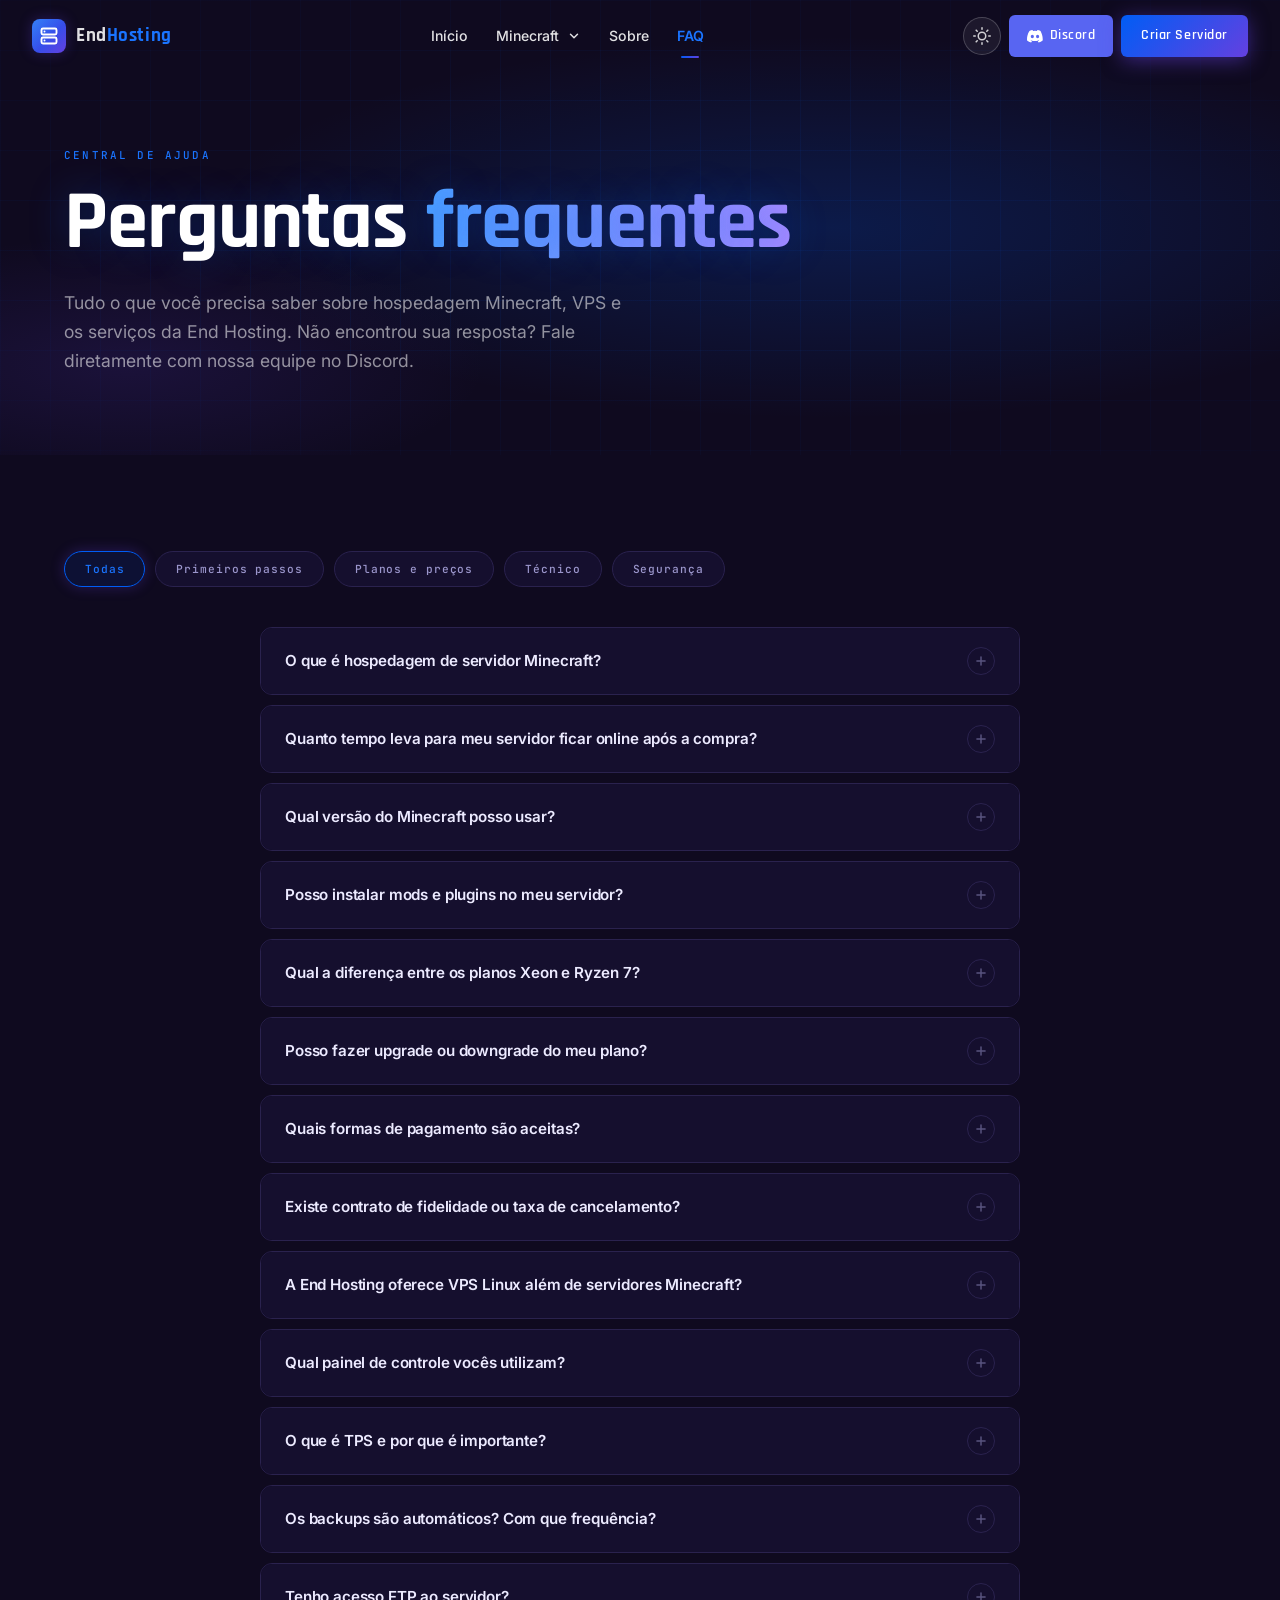
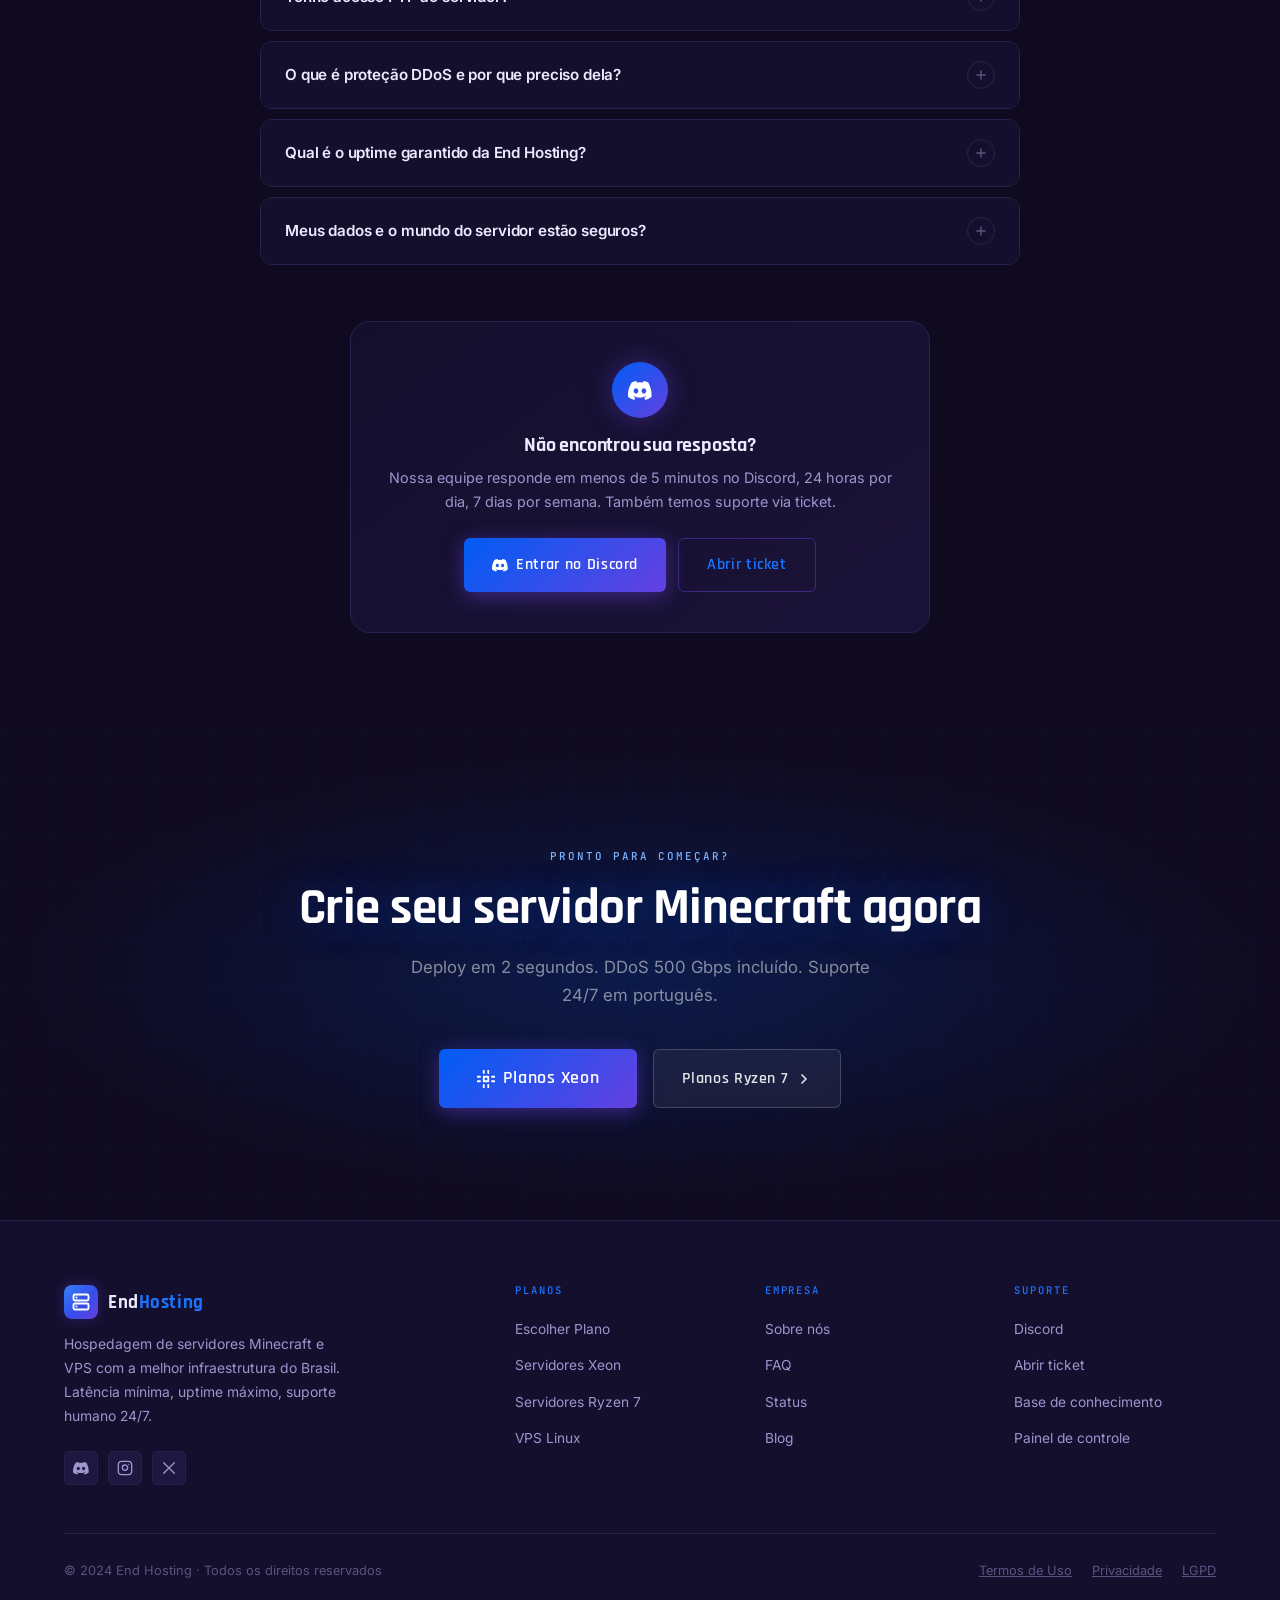
<file: faq.html>
<!DOCTYPE html>
<html lang="pt-BR" data-theme="dark">
<head>
  <meta charset="UTF-8"/>
  <meta name="theme-color" content="#0f0a1f"/>
  <meta name="viewport" content="width=device-width, initial-scale=1.0"/>
  <title>FAQ — Perguntas Frequentes sobre Hospedagem Minecraft | End Hosting</title>
  <meta name="description" content="Tire todas as suas dúvidas sobre hospedagem de servidores Minecraft e VPS com a End Hosting. DDoS, planos, ativação, mods, Xeon vs Ryzen e muito mais."/>
  <meta name="keywords" content="faq hospedagem minecraft, duvidas servidor minecraft, o que e ddos, hospedagem vps minecraft, end hosting suporte"/>
  <link rel="canonical" href="https://endhosting.com.br/faq.html"/>
  <link rel="preconnect" href="https://fonts.googleapis.com"/>
  <link rel="preconnect" href="https://fonts.gstatic.com" crossorigin/>
  <link rel="stylesheet" href="css/style.css"/>
  <style>
    /* Schema.org JSON-LD */
  </style>
  <script type="application/ld+json">
  {
    "@context": "https://schema.org",
    "@type": "FAQPage",
    "mainEntity": [
      { "@type": "Question", "name": "Quanto tempo leva para meu servidor ficar online?", "acceptedAnswer": { "@type": "Answer", "text": "Após a confirmação do pagamento, seu servidor é ativado automaticamente em menos de 2 segundos. Pagamentos via Pix têm confirmação instantânea." } },
      { "@type": "Question", "name": "O que é proteção DDoS?", "acceptedAnswer": { "@type": "Answer", "text": "DDoS (Distributed Denial of Service) é um tipo de ataque que tenta derrubar seu servidor enviando tráfego excessivo. Nossa proteção de 500 Gbps filtra esse tráfego automaticamente, mantendo seu servidor online." } },
      { "@type": "Question", "name": "Qual a diferença entre os planos Xeon e Ryzen 7?", "acceptedAnswer": { "@type": "Answer", "text": "Xeon oferece melhor custo-benefício e estabilidade para servidores pequenos e médios. Ryzen 7 tem clock mais alto (5,4 GHz) para máxima performance single-thread, ideal para servidores maiores, modpacks e networks." } }
    ]
  }
  </script>
</head>
<body>

  <div id="scroll-bar" aria-hidden="true"></div>

<nav class="nav" role="navigation" aria-label="Navegação principal">
  <div class="nav-inner">

    <!-- Logo -->
    <a href="index.html" class="nav-logo" aria-label="End Hosting – Página inicial">
      <div class="nav-logo-mark" aria-hidden="true">
        <svg width="18" height="18" viewBox="0 0 24 24" fill="none" stroke="currentColor" stroke-width="2.5" stroke-linecap="round" stroke-linejoin="round">
          <rect x="2" y="2" width="20" height="8" rx="2"/><rect x="2" y="14" width="20" height="8" rx="2"/>
          <line x1="6" y1="6" x2="6.01" y2="6"/><line x1="6" y1="18" x2="6.01" y2="18"/>
        </svg>
      </div>
      <span class="nav-logo-text">End<span class="accent">Hosting</span></span>
    </a>

    <!-- Desktop links -->
    <ul class="nav-links" role="list">
      <li>
        <a href="index.html" class="nav-link">Início</a>
      </li>

      <!-- Dropdown: Hospedagem de Minecraft -->
      <li class="nav-dropdown">
        <a href="minecraft.html" class="nav-link" tabindex="0" aria-haspopup="true" aria-expanded="false">
          Minecraft
          <svg width="14" height="14" viewBox="0 0 24 24" fill="none" stroke="currentColor" stroke-width="2.5" stroke-linecap="round" stroke-linejoin="round" aria-hidden="true"><polyline points="6 9 12 15 18 9"/></svg>
        </a>
        <div class="dropdown-menu" role="menu">
          <a href="minecraft.html" class="dropdown-item" role="menuitem">
            <svg width="16" height="16" viewBox="0 0 24 24" fill="none" stroke="currentColor" stroke-width="2" stroke-linecap="round" stroke-linejoin="round"><path d="M21 10c0 7-9 13-9 13s-9-6-9-13a9 9 0 0 1 18 0z"/><circle cx="12" cy="10" r="3"/></svg>
            Escolher Plano
          </a>
          <div class="dropdown-divider"></div>
          <a href="planos-xeon.html" class="dropdown-item" role="menuitem">
            <svg width="16" height="16" viewBox="0 0 24 24" fill="none" stroke="currentColor" stroke-width="2" stroke-linecap="round" stroke-linejoin="round"><rect x="9" y="9" width="6" height="6"/><path d="M9 1v3M15 1v3M9 20v3M15 20v3M1 9h3M1 15h3M20 9h3M20 15h3M3 3l18 0 0 18H3z"/></svg>
            Planos Xeon
          </a>
          <a href="planos-ryzen7.html" class="dropdown-item" role="menuitem">
            <svg width="16" height="16" viewBox="0 0 24 24" fill="none" stroke="currentColor" stroke-width="2" stroke-linecap="round" stroke-linejoin="round"><polyline points="23 6 13.5 15.5 8.5 10.5 1 18"/><polyline points="17 6 23 6 23 12"/></svg>
            Planos Ryzen 7
          </a>
        </div>
      </li>

      <li><a href="sobre.html" class="nav-link">Sobre</a></li>
      <li><a href="faq.html"   class="nav-link">FAQ</a></li>
    </ul>

    <!-- Actions -->
    <div class="nav-actions">
      <button class="theme-btn" onclick="toggleTheme()" aria-label="Alternar tema">
        <svg width="18" height="18" viewBox="0 0 24 24" fill="none" stroke="currentColor" stroke-width="2" stroke-linecap="round" stroke-linejoin="round"><path d="M21 12.8A9 9 0 1 1 11.2 3a7 7 0 0 0 9.8 9.8z"/></svg>
      </button>

      <a href="https://discord.gg/endhosting" target="_blank" rel="noopener" class="btn-discord" aria-label="Entrar no Discord da End Hosting">
        <svg width="16" height="16" viewBox="0 0 24 24" fill="currentColor" aria-hidden="true"><path d="M20.3 4.4A19.2 19.2 0 0 0 15.6 3c-.2.4-.5 1-.7 1.4a17.8 17.8 0 0 0-5.8 0C8.9 4 8.5 3.4 8.3 3A19 19 0 0 0 3.7 4.4C.5 9.4-.3 14.2.1 18.9a19.4 19.4 0 0 0 6 3c.5-.7 1-1.4 1.3-2.2-.7-.3-1.4-.6-2-1l.5-.4c3.8 1.8 8 1.8 11.8 0l.5.4c-.7.4-1.3.8-2 1 .3.8.8 1.5 1.3 2.2 2.2-.7 4.3-1.8 6-3 .5-5.4-.9-10.1-3.2-14.5zM8 15.5c-1.3 0-2.3-1.2-2.3-2.6 0-1.4 1-2.6 2.3-2.6s2.3 1.1 2.3 2.6c0 1.4-1 2.6-2.3 2.6zm7.9 0c-1.3 0-2.3-1.2-2.3-2.6 0-1.4 1-2.6 2.3-2.6s2.3 1.1 2.3 2.6c0 1.4-1 2.6-2.3 2.6z"/></svg>
        Discord
      </a>

      <a href="minecraft.html" class="btn btn-primary btn-sm">Criar Servidor</a>

      <button class="hamburger" aria-expanded="false" aria-label="Abrir menu" aria-controls="mobile-menu">
        <span></span><span></span><span></span>
      </button>
    </div>
  </div>

  <!-- Mobile menu -->
  <nav class="mobile-menu" id="mobile-menu" aria-label="Menu mobile">
    <a href="index.html"         class="nav-link">Início</a>

    <div class="nav-link" style="cursor:default;opacity:0.55;font-size:0.72rem;letter-spacing:0.12em;text-transform:uppercase;font-family:'JetBrains Mono',monospace;padding:10px 16px 4px;">
      Minecraft
    </div>
    <div class="mobile-sub">
      <a href="minecraft.html"     class="nav-link">Escolher Plano</a>
      <a href="planos-xeon.html"   class="nav-link">Planos Xeon</a>
      <a href="planos-ryzen7.html" class="nav-link">Planos Ryzen 7</a>
    </div>

    <div class="mobile-menu-divider"></div>
    <a href="sobre.html"           class="nav-link">Sobre</a>
    <a href="faq.html"             class="nav-link">FAQ</a>

    <a href="https://discord.gg/endhosting" target="_blank" rel="noopener" class="btn-discord">
      <svg width="16" height="16" viewBox="0 0 24 24" fill="currentColor"><path d="M20.3 4.4A19.2 19.2 0 0 0 15.6 3c-.2.4-.5 1-.7 1.4a17.8 17.8 0 0 0-5.8 0C8.9 4 8.5 3.4 8.3 3A19 19 0 0 0 3.7 4.4C.5 9.4-.3 14.2.1 18.9a19.4 19.4 0 0 0 6 3c.5-.7 1-1.4 1.3-2.2-.7-.3-1.4-.6-2-1l.5-.4c3.8 1.8 8 1.8 11.8 0l.5.4c-.7.4-1.3.8-2 1 .3.8.8 1.5 1.3 2.2 2.2-.7 4.3-1.8 6-3 .5-5.4-.9-10.1-3.2-14.5zM8 15.5c-1.3 0-2.3-1.2-2.3-2.6 0-1.4 1-2.6 2.3-2.6s2.3 1.1 2.3 2.6c0 1.4-1 2.6-2.3 2.6zm7.9 0c-1.3 0-2.3-1.2-2.3-2.6 0-1.4 1-2.6 2.3-2.6s2.3 1.1 2.3 2.6c0 1.4-1 2.6-2.3 2.6z"/></svg>
      Entrar no Discord
    </a>
  </nav>
</nav>

  <!-- ════════════════════════════════════════
       PAGE HEADER
  ════════════════════════════════════════ -->
  <header class="page-header" aria-labelledby="faq-h1">
    <div class="container">
      <span class="label">Central de ajuda</span>
      <h1 id="faq-h1">Perguntas <em>frequentes</em></h1>
      <p>Tudo o que você precisa saber sobre hospedagem Minecraft, VPS e os serviços da End Hosting. Não encontrou sua resposta? Fale diretamente com nossa equipe no Discord.</p>
    </div>
  </header>

  <!-- ════════════════════════════════════════
       FAQ SECTION
  ════════════════════════════════════════ -->
  <section class="section" aria-labelledby="faq-main-h2">
    <div class="container">
      <h2 id="faq-main-h2" class="sr-only">Perguntas e respostas</h2>

      <!-- Category filter -->
      <nav class="faq-categories fade-up" aria-label="Filtrar perguntas por categoria">
        <button class="faq-cat active" onclick="filterFAQ('all',this)" aria-pressed="true">Todas</button>
        <button class="faq-cat" onclick="filterFAQ('inicio',this)" aria-pressed="false">Primeiros passos</button>
        <button class="faq-cat" onclick="filterFAQ('planos',this)" aria-pressed="false">Planos e preços</button>
        <button class="faq-cat" onclick="filterFAQ('tecnico',this)" aria-pressed="false">Técnico</button>
        <button class="faq-cat" onclick="filterFAQ('seguranca',this)" aria-pressed="false">Segurança</button>
      </nav>

      <div class="faq-list fade-up" id="faq-main">

        <!-- ── INÍCIO ── -->
        <div class="faq-item" data-cat="inicio">
          <div class="faq-q" role="button" tabindex="0" aria-expanded="false">
            <h4>O que é hospedagem de servidor Minecraft?</h4>
            <span class="faq-icon-wrap" aria-hidden="true">
              <svg width="14" height="14" viewBox="0 0 24 24" fill="none" stroke="currentColor" stroke-width="2.5" stroke-linecap="round" stroke-linejoin="round"><line x1="12" y1="5" x2="12" y2="19"/><line x1="5" y1="12" x2="19" y2="12"/></svg>
            </span>
          </div>
          <div class="faq-a">
            <div class="faq-a-inner">
              <p>Hospedagem de servidor Minecraft é um serviço que disponibiliza um servidor dedicado ou virtual para rodar seu mundo Minecraft 24 horas por dia, 7 dias por semana — sem precisar deixar seu próprio computador ligado.</p>
              <p>Com a End Hosting, você recebe um servidor com RAM, CPU e storage dedicados, proteção DDoS de 500 Gbps e painel de controle Pterodactyl para gerenciar tudo facilmente. Seu servidor fica disponível para seus jogadores a qualquer hora, mesmo quando você está offline.</p>
            </div>
          </div>
        </div>

        <div class="faq-item" data-cat="inicio">
          <div class="faq-q" role="button" tabindex="0" aria-expanded="false">
            <h4>Quanto tempo leva para meu servidor ficar online após a compra?</h4>
            <span class="faq-icon-wrap" aria-hidden="true">
              <svg width="14" height="14" viewBox="0 0 24 24" fill="none" stroke="currentColor" stroke-width="2.5" stroke-linecap="round" stroke-linejoin="round"><line x1="12" y1="5" x2="12" y2="19"/><line x1="5" y1="12" x2="19" y2="12"/></svg>
            </span>
          </div>
          <div class="faq-a">
            <div class="faq-a-inner">O deploy na End Hosting é 100% automático. Após a confirmação do pagamento — instantânea via Pix ou cartão — seu servidor é criado e configurado em menos de 2 segundos. Você receberá os dados de acesso ao painel por e-mail imediatamente.</div>
          </div>
        </div>

        <div class="faq-item" data-cat="inicio">
          <div class="faq-q" role="button" tabindex="0" aria-expanded="false">
            <h4>Qual versão do Minecraft posso usar?</h4>
            <span class="faq-icon-wrap" aria-hidden="true">
              <svg width="14" height="14" viewBox="0 0 24 24" fill="none" stroke="currentColor" stroke-width="2.5" stroke-linecap="round" stroke-linejoin="round"><line x1="12" y1="5" x2="12" y2="19"/><line x1="5" y1="12" x2="19" y2="12"/></svg>
            </span>
          </div>
          <div class="faq-a">
            <div class="faq-a-inner">
              <p>Suportamos todas as versões do Minecraft Java Edition (1.8 até as mais recentes) e Bedrock Edition. Você pode trocar a versão pelo painel a qualquer momento, sem custo adicional.</p>
              <p>Tipos de servidor suportados com instalação em 1 clique: Vanilla, Paper, Spigot, Purpur, Forge, NeoForge, Fabric, BungeeCord, Velocity, Waterfall e mais.</p>
            </div>
          </div>
        </div>

        <div class="faq-item" data-cat="inicio">
          <div class="faq-q" role="button" tabindex="0" aria-expanded="false">
            <h4>Posso instalar mods e plugins no meu servidor?</h4>
            <span class="faq-icon-wrap" aria-hidden="true">
              <svg width="14" height="14" viewBox="0 0 24 24" fill="none" stroke="currentColor" stroke-width="2.5" stroke-linecap="round" stroke-linejoin="round"><line x1="12" y1="5" x2="12" y2="19"/><line x1="5" y1="12" x2="19" y2="12"/></svg>
            </span>
          </div>
          <div class="faq-a">
            <div class="faq-a-inner">Sim, você tem total liberdade. O painel Pterodactyl permite upload via FTP/SFTP, instaladores automáticos para modpacks da CurseForge e Modrinth, e acesso completo a todos os arquivos e diretórios do servidor. Não há restrições de plugins ou mods.</div>
          </div>
        </div>

        <!-- ── PLANOS ── -->
        <div class="faq-item" data-cat="planos">
          <div class="faq-q" role="button" tabindex="0" aria-expanded="false">
            <h4>Qual a diferença entre os planos Xeon e Ryzen 7?</h4>
            <span class="faq-icon-wrap" aria-hidden="true">
              <svg width="14" height="14" viewBox="0 0 24 24" fill="none" stroke="currentColor" stroke-width="2.5" stroke-linecap="round" stroke-linejoin="round"><line x1="12" y1="5" x2="12" y2="19"/><line x1="5" y1="12" x2="19" y2="12"/></svg>
            </span>
          </div>
          <div class="faq-a">
            <div class="faq-a-inner">
              <p><strong>Planos Xeon:</strong> Melhor custo-benefício. Hardware Intel Xeon com DDR4 ECC, excelente estabilidade, ideal para servidores pequenos e médios de até 250 jogadores. Recomendado para quem está começando ou tem orçamento limitado.</p>
              <p><strong>Planos Ryzen 7:</strong> Máxima performance single-thread. AMD Ryzen 7 com clock de 5,4 GHz, DDR5 e NVMe Gen4. Essencial para networks, modpacks pesados e comunidades acima de 100 jogadores com muitos plugins. O Minecraft se beneficia muito do clock alto porque é uma aplicação fortemente single-threaded.</p>
            </div>
          </div>
        </div>

        <div class="faq-item" data-cat="planos">
          <div class="faq-q" role="button" tabindex="0" aria-expanded="false">
            <h4>Posso fazer upgrade ou downgrade do meu plano?</h4>
            <span class="faq-icon-wrap" aria-hidden="true">
              <svg width="14" height="14" viewBox="0 0 24 24" fill="none" stroke="currentColor" stroke-width="2.5" stroke-linecap="round" stroke-linejoin="round"><line x1="12" y1="5" x2="12" y2="19"/><line x1="5" y1="12" x2="19" y2="12"/></svg>
            </span>
          </div>
          <div class="faq-a">
            <div class="faq-a-inner">Sim! Upgrades e downgrades são feitos diretamente no painel, geralmente em menos de 1 minuto. Para upgrades, você paga apenas a diferença proporcional dos dias restantes do mês. Todos os arquivos, configurações e mundos são preservados durante a migração — sem perda de dados.</div>
          </div>
        </div>

        <div class="faq-item" data-cat="planos">
          <div class="faq-q" role="button" tabindex="0" aria-expanded="false">
            <h4>Quais formas de pagamento são aceitas?</h4>
            <span class="faq-icon-wrap" aria-hidden="true">
              <svg width="14" height="14" viewBox="0 0 24 24" fill="none" stroke="currentColor" stroke-width="2.5" stroke-linecap="round" stroke-linejoin="round"><line x1="12" y1="5" x2="12" y2="19"/><line x1="5" y1="12" x2="19" y2="12"/></svg>
            </span>
          </div>
          <div class="faq-a">
            <div class="faq-a-inner">Aceitamos <strong>Pix</strong> (confirmação e ativação instantânea), <strong>cartão de crédito</strong> em até 12x sem juros e <strong>boleto bancário</strong>. Pix é o método mais rápido pois garante ativação imediata do servidor. Não há taxa de ativação ou configuração em nenhum método.</div>
          </div>
        </div>

        <div class="faq-item" data-cat="planos">
          <div class="faq-q" role="button" tabindex="0" aria-expanded="false">
            <h4>Existe contrato de fidelidade ou taxa de cancelamento?</h4>
            <span class="faq-icon-wrap" aria-hidden="true">
              <svg width="14" height="14" viewBox="0 0 24 24" fill="none" stroke="currentColor" stroke-width="2.5" stroke-linecap="round" stroke-linejoin="round"><line x1="12" y1="5" x2="12" y2="19"/><line x1="5" y1="12" x2="19" y2="12"/></svg>
            </span>
          </div>
          <div class="faq-a">
            <div class="faq-a-inner">Não há contrato de fidelidade. Todos os planos são mensais e podem ser cancelados a qualquer momento pelo painel, sem multas ou taxas. Após o cancelamento, o servidor permanece ativo até o final do período já pago.</div>
          </div>
        </div>

        <div class="faq-item" data-cat="planos">
          <div class="faq-q" role="button" tabindex="0" aria-expanded="false">
            <h4>A End Hosting oferece VPS Linux além de servidores Minecraft?</h4>
            <span class="faq-icon-wrap" aria-hidden="true">
              <svg width="14" height="14" viewBox="0 0 24 24" fill="none" stroke="currentColor" stroke-width="2.5" stroke-linecap="round" stroke-linejoin="round"><line x1="12" y1="5" x2="12" y2="19"/><line x1="5" y1="12" x2="19" y2="12"/></svg>
            </span>
          </div>
          <div class="faq-a">
            <div class="faq-a-inner">Sim! Nossos servidores também podem ser configurados como VPS Linux para qualquer uso: sites, APIs, bots Discord, aplicações web e muito mais. Oferecemos imagens de Ubuntu, Debian e CentOS. Entre em contato com nosso suporte para configurar seu VPS personalizado.</div>
          </div>
        </div>

        <!-- ── TÉCNICO ── -->
        <div class="faq-item" data-cat="tecnico">
          <div class="faq-q" role="button" tabindex="0" aria-expanded="false">
            <h4>Qual painel de controle vocês utilizam?</h4>
            <span class="faq-icon-wrap" aria-hidden="true">
              <svg width="14" height="14" viewBox="0 0 24 24" fill="none" stroke="currentColor" stroke-width="2.5" stroke-linecap="round" stroke-linejoin="round"><line x1="12" y1="5" x2="12" y2="19"/><line x1="5" y1="12" x2="19" y2="12"/></svg>
            </span>
          </div>
          <div class="faq-a">
            <div class="faq-a-inner">
              <p>Utilizamos o <strong>Pterodactyl Panel</strong>, o painel open-source mais confiável e utilizado para hospedagem de servidores de jogos. Com ele você pode:</p>
              <ul style="margin:10px 0 0 16px;color:var(--text-secondary);font-size:0.91rem;line-height:1.8;">
                <li>Iniciar, parar e reiniciar o servidor</li>
                <li>Enviar comandos pelo console em tempo real</li>
                <li>Gerenciar arquivos via interface web ou FTP/SFTP</li>
                <li>Instalar versões e tipos de servidor com 1 clique</li>
                <li>Monitorar CPU, RAM e disco em tempo real</li>
                <li>Criar e restaurar backups</li>
                <li>Gerenciar subdomínios e configurações de rede</li>
              </ul>
            </div>
          </div>
        </div>

        <div class="faq-item" data-cat="tecnico">
          <div class="faq-q" role="button" tabindex="0" aria-expanded="false">
            <h4>O que é TPS e por que é importante?</h4>
            <span class="faq-icon-wrap" aria-hidden="true">
              <svg width="14" height="14" viewBox="0 0 24 24" fill="none" stroke="currentColor" stroke-width="2.5" stroke-linecap="round" stroke-linejoin="round"><line x1="12" y1="5" x2="12" y2="19"/><line x1="5" y1="12" x2="19" y2="12"/></svg>
            </span>
          </div>
          <div class="faq-a">
            <div class="faq-a-inner">
              <p>TPS (Ticks Per Second) é a métrica que mede quantas "rodadas" de processamento o servidor Minecraft executa por segundo. O valor ideal é 20 TPS. Quando o TPS cai abaixo de 20, jogadores percebem lag: mobs que congelam, blocos que demoram para quebrar, redstone errática.</p>
              <p>Nossos planos são dimensionados para manter o TPS próximo de 20 mesmo sob carga. Os planos Ryzen 7, em especial, são superiores nesse quesito graças ao clock mais alto que processa mais eventos por tick.</p>
            </div>
          </div>
        </div>

        <div class="faq-item" data-cat="tecnico">
          <div class="faq-q" role="button" tabindex="0" aria-expanded="false">
            <h4>Os backups são automáticos? Com que frequência?</h4>
            <span class="faq-icon-wrap" aria-hidden="true">
              <svg width="14" height="14" viewBox="0 0 24 24" fill="none" stroke="currentColor" stroke-width="2.5" stroke-linecap="round" stroke-linejoin="round"><line x1="12" y1="5" x2="12" y2="19"/><line x1="5" y1="12" x2="19" y2="12"/></svg>
            </span>
          </div>
          <div class="faq-a">
            <div class="faq-a-inner">Sim, todos os planos incluem backups automáticos diários. A retenção varia por plano: 7 dias nos planos básicos, até 30 dias nos planos Pro e Elite. Você pode restaurar qualquer backup com um clique pelo painel, sem custo adicional. Backups manuais também são permitidos a qualquer momento.</div>
          </div>
        </div>

        <div class="faq-item" data-cat="tecnico">
          <div class="faq-q" role="button" tabindex="0" aria-expanded="false">
            <h4>Tenho acesso FTP ao servidor?</h4>
            <span class="faq-icon-wrap" aria-hidden="true">
              <svg width="14" height="14" viewBox="0 0 24 24" fill="none" stroke="currentColor" stroke-width="2.5" stroke-linecap="round" stroke-linejoin="round"><line x1="12" y1="5" x2="12" y2="19"/><line x1="5" y1="12" x2="19" y2="12"/></svg>
            </span>
          </div>
          <div class="faq-a">
            <div class="faq-a-inner">Sim, você tem acesso SFTP completo ao servidor. Pode enviar e baixar arquivos com qualquer cliente como FileZilla, WinSCP ou o gerenciador de arquivos integrado ao Pterodactyl. Não há restrições de arquivos ou diretórios — você é o administrador completo do seu servidor.</div>
          </div>
        </div>

        <!-- ── SEGURANÇA ── -->
        <div class="faq-item" data-cat="seguranca">
          <div class="faq-q" role="button" tabindex="0" aria-expanded="false">
            <h4>O que é proteção DDoS e por que preciso dela?</h4>
            <span class="faq-icon-wrap" aria-hidden="true">
              <svg width="14" height="14" viewBox="0 0 24 24" fill="none" stroke="currentColor" stroke-width="2.5" stroke-linecap="round" stroke-linejoin="round"><line x1="12" y1="5" x2="12" y2="19"/><line x1="5" y1="12" x2="19" y2="12"/></svg>
            </span>
          </div>
          <div class="faq-a">
            <div class="faq-a-inner">
              <p>Um ataque DDoS (Distributed Denial of Service) tenta derrubar seu servidor enviando um volume massivo de tráfego simultâneo, sobrecarregando a rede e tornando o servidor inacessível para jogadores legítimos. Esses ataques são muito comuns em servidores Minecraft, especialmente em comunidades competitivas.</p>
              <p>Nossa proteção DDoS de 500 Gbps filtra e absorve o tráfego malicioso automaticamente, antes que chegue ao seu servidor — mantendo-o online e protegido 24/7, sem intervenção manual necessária.</p>
            </div>
          </div>
        </div>

        <div class="faq-item" data-cat="seguranca">
          <div class="faq-q" role="button" tabindex="0" aria-expanded="false">
            <h4>Qual é o uptime garantido da End Hosting?</h4>
            <span class="faq-icon-wrap" aria-hidden="true">
              <svg width="14" height="14" viewBox="0 0 24 24" fill="none" stroke="currentColor" stroke-width="2.5" stroke-linecap="round" stroke-linejoin="round"><line x1="12" y1="5" x2="12" y2="19"/><line x1="5" y1="12" x2="19" y2="12"/></svg>
            </span>
          </div>
          <div class="faq-a">
            <div class="faq-a-inner">Garantimos 99,9% de uptime em toda nossa infraestrutura, equivalente a menos de 9 horas de indisponibilidade por ano. Em caso de falha de hardware, realizamos migração automática para nó alternativo, minimizando o tempo de inatividade. Você pode acompanhar o status em tempo real em nossa página de status.</div>
          </div>
        </div>

        <div class="faq-item" data-cat="seguranca">
          <div class="faq-q" role="button" tabindex="0" aria-expanded="false">
            <h4>Meus dados e o mundo do servidor estão seguros?</h4>
            <span class="faq-icon-wrap" aria-hidden="true">
              <svg width="14" height="14" viewBox="0 0 24 24" fill="none" stroke="currentColor" stroke-width="2.5" stroke-linecap="round" stroke-linejoin="round"><line x1="12" y1="5" x2="12" y2="19"/><line x1="5" y1="12" x2="19" y2="12"/></svg>
            </span>
          </div>
          <div class="faq-a">
            <div class="faq-a-inner">Sim. Todos os dados são armazenados em data centers certificados no Brasil com controles físicos e digitais rigorosos. Utilizamos criptografia em trânsito (TLS/SSL), backups redundantes em múltiplos discos e nossa política de privacidade está em conformidade com a LGPD. Seus mundos e dados nunca são acessados por terceiros.</div>
          </div>
        </div>

      </div><!-- /faq-list -->

      <!-- Support CTA -->
      <div class="fade-up" style="margin-top:56px;">
        <div style="background:linear-gradient(145deg,var(--bg-surface),var(--bg-card));border:1px solid var(--border);border-radius:var(--r-lg);padding:40px 32px;max-width:580px;margin:0 auto;text-align:center;">
          <div style="width:56px;height:56px;border-radius:50%;background:var(--grad);display:flex;align-items:center;justify-content:center;margin:0 auto 16px;box-shadow:var(--glow-md);">
            <svg width="24" height="24" viewBox="0 0 24 24" fill="currentColor" aria-hidden="true" style="color:#fff;"><path d="M20.3 4.4A19.2 19.2 0 0 0 15.6 3c-.2.4-.5 1-.7 1.4a17.8 17.8 0 0 0-5.8 0C8.9 4 8.5 3.4 8.3 3A19 19 0 0 0 3.7 4.4C.5 9.4-.3 14.2.1 18.9a19.4 19.4 0 0 0 6 3c.5-.7 1-1.4 1.3-2.2-.7-.3-1.4-.6-2-1l.5-.4c3.8 1.8 8 1.8 11.8 0l.5.4c-.7.4-1.3.8-2 1 .3.8.8 1.5 1.3 2.2 2.2-.7 4.3-1.8 6-3 .5-5.4-.9-10.1-3.2-14.5zM8 15.5c-1.3 0-2.3-1.2-2.3-2.6 0-1.4 1-2.6 2.3-2.6s2.3 1.1 2.3 2.6c0 1.4-1 2.6-2.3 2.6zm7.9 0c-1.3 0-2.3-1.2-2.3-2.6 0-1.4 1-2.6 2.3-2.6s2.3 1.1 2.3 2.6c0 1.4-1 2.6-2.3 2.6z"/></svg>
          </div>
          <h3 style="font-size:1.25rem;margin-bottom:10px;">Não encontrou sua resposta?</h3>
          <p style="color:var(--text-secondary);font-size:0.9rem;margin-bottom:24px;">Nossa equipe responde em menos de 5 minutos no Discord, 24 horas por dia, 7 dias por semana. Também temos suporte via ticket.</p>
          <div style="display:flex;gap:12px;justify-content:center;flex-wrap:wrap;">
            <a href="https://discord.gg/endhosting" target="_blank" rel="noopener" class="btn btn-primary">
              <svg width="16" height="16" viewBox="0 0 24 24" fill="currentColor" aria-hidden="true"><path d="M20.3 4.4A19.2 19.2 0 0 0 15.6 3c-.2.4-.5 1-.7 1.4a17.8 17.8 0 0 0-5.8 0C8.9 4 8.5 3.4 8.3 3A19 19 0 0 0 3.7 4.4C.5 9.4-.3 14.2.1 18.9a19.4 19.4 0 0 0 6 3c.5-.7 1-1.4 1.3-2.2-.7-.3-1.4-.6-2-1l.5-.4c3.8 1.8 8 1.8 11.8 0l.5.4c-.7.4-1.3.8-2 1 .3.8.8 1.5 1.3 2.2 2.2-.7 4.3-1.8 6-3 .5-5.4-.9-10.1-3.2-14.5zM8 15.5c-1.3 0-2.3-1.2-2.3-2.6 0-1.4 1-2.6 2.3-2.6s2.3 1.1 2.3 2.6c0 1.4-1 2.6-2.3 2.6zm7.9 0c-1.3 0-2.3-1.2-2.3-2.6 0-1.4 1-2.6 2.3-2.6s2.3 1.1 2.3 2.6c0 1.4-1 2.6-2.3 2.6z"/></svg>
              Entrar no Discord
            </a>
            <a href="minecraft.html" class="btn btn-secondary">Abrir ticket</a>
          </div>
        </div>
      </div>

    </div>
  </section>

  <!-- ════════════════════════════════════════
       CTA
  ════════════════════════════════════════ -->
  <section class="cta-section" aria-labelledby="cta-h2">
    <div class="container">
      <span class="label" style="color:#7ab4ff;">Pronto para começar?</span>
      <h2 id="cta-h2">Crie seu servidor Minecraft agora</h2>
      <p>Deploy em 2 segundos. DDoS 500 Gbps incluído. Suporte 24/7 em português.</p>
      <div class="cta-actions">
        <a href="planos-xeon.html" class="btn btn-primary btn-lg">
          <svg width="18" height="18" viewBox="0 0 24 24" fill="none" stroke="currentColor" stroke-width="2.5" stroke-linecap="round" stroke-linejoin="round" aria-hidden="true"><rect x="9" y="9" width="6" height="6"/><path d="M9 1v3M15 1v3M9 20v3M15 20v3M1 9h3M1 15h3M20 9h3M20 15h3"/></svg>
          Planos Xeon
        </a>
        <a href="planos-ryzen7.html" class="btn btn-ghost">
          Planos Ryzen 7
          <svg width="16" height="16" viewBox="0 0 24 24" fill="none" stroke="currentColor" stroke-width="2.5" stroke-linecap="round" stroke-linejoin="round" aria-hidden="true"><polyline points="9 18 15 12 9 6"/></svg>
        </a>
      </div>
    </div>
  </section>

  <footer class="footer" role="contentinfo">
  <div class="container">
    <div class="footer-grid">

      <!-- Brand -->
      <div class="footer-brand">
        <a href="index.html" class="nav-logo" style="display:inline-flex;" aria-label="End Hosting">
          <div class="nav-logo-mark" aria-hidden="true">
            <svg width="18" height="18" viewBox="0 0 24 24" fill="none" stroke="currentColor" stroke-width="2.5" stroke-linecap="round" stroke-linejoin="round">
              <rect x="2" y="2" width="20" height="8" rx="2"/><rect x="2" y="14" width="20" height="8" rx="2"/>
              <line x1="6" y1="6" x2="6.01" y2="6"/><line x1="6" y1="18" x2="6.01" y2="18"/>
            </svg>
          </div>
          <span class="nav-logo-text">End<span class="accent">Hosting</span></span>
        </a>
        <p>Hospedagem de servidores Minecraft e VPS com a melhor infraestrutura do Brasil. Latência mínima, uptime máximo, suporte humano 24/7.</p>
        <div class="footer-socials">
          <a href="https://discord.gg/endhosting" target="_blank" rel="noopener" class="footer-soc" aria-label="Discord">
            <svg width="16" height="16" viewBox="0 0 24 24" fill="currentColor"><path d="M20.3 4.4A19.2 19.2 0 0 0 15.6 3c-.2.4-.5 1-.7 1.4a17.8 17.8 0 0 0-5.8 0C8.9 4 8.5 3.4 8.3 3A19 19 0 0 0 3.7 4.4C.5 9.4-.3 14.2.1 18.9a19.4 19.4 0 0 0 6 3c.5-.7 1-1.4 1.3-2.2-.7-.3-1.4-.6-2-1l.5-.4c3.8 1.8 8 1.8 11.8 0l.5.4c-.7.4-1.3.8-2 1 .3.8.8 1.5 1.3 2.2 2.2-.7 4.3-1.8 6-3 .5-5.4-.9-10.1-3.2-14.5zM8 15.5c-1.3 0-2.3-1.2-2.3-2.6 0-1.4 1-2.6 2.3-2.6s2.3 1.1 2.3 2.6c0 1.4-1 2.6-2.3 2.6zm7.9 0c-1.3 0-2.3-1.2-2.3-2.6 0-1.4 1-2.6 2.3-2.6s2.3 1.1 2.3 2.6c0 1.4-1 2.6-2.3 2.6z"/></svg>
          </a>
          <a href="https://instagram.com/endhosting" target="_blank" rel="noopener" class="footer-soc" aria-label="Instagram">
            <svg width="16" height="16" viewBox="0 0 24 24" fill="none" stroke="currentColor" stroke-width="2" stroke-linecap="round" stroke-linejoin="round"><rect x="2" y="2" width="20" height="20" rx="5"/><path d="M16 11.4a4 4 0 1 1-4.9-3.9 4 4 0 0 1 4.9 3.9z"/><line x1="17.5" y1="6.5" x2="17.51" y2="6.5"/></svg>
          </a>
          <a href="https://twitter.com/endhosting" target="_blank" rel="noopener" class="footer-soc" aria-label="Twitter/X">
            <svg width="16" height="16" viewBox="0 0 24 24" fill="none" stroke="currentColor" stroke-width="2" stroke-linecap="round" stroke-linejoin="round"><path d="M4 4l16 16M4 20L20 4"/></svg>
          </a>
        </div>
      </div>

      <!-- Planos -->
      <div class="footer-col">
        <h5>Planos</h5>
        <ul class="footer-links">
          <li><a href="minecraft.html"     class="footer-link">Escolher Plano</a></li>
          <li><a href="planos-xeon.html"   class="footer-link">Servidores Xeon</a></li>
          <li><a href="planos-ryzen7.html" class="footer-link">Servidores Ryzen 7</a></li>
          <li><a href="planos-xeon.html"   class="footer-link">VPS Linux</a></li>
        </ul>
      </div>

      <!-- Empresa -->
      <div class="footer-col">
        <h5>Empresa</h5>
        <ul class="footer-links">
          <li><a href="sobre.html" class="footer-link">Sobre nós</a></li>
          <li><a href="faq.html"   class="footer-link">FAQ</a></li>
          <li><a href="#"          class="footer-link">Status</a></li>
          <li><a href="#"          class="footer-link">Blog</a></li>
        </ul>
      </div>

      <!-- Suporte -->
      <div class="footer-col">
        <h5>Suporte</h5>
        <ul class="footer-links">
          <li><a href="https://discord.gg/endhosting" target="_blank" rel="noopener" class="footer-link">Discord</a></li>
          <li><a href="#" class="footer-link">Abrir ticket</a></li>
          <li><a href="#" class="footer-link">Base de conhecimento</a></li>
          <li><a href="#" class="footer-link">Painel de controle</a></li>
        </ul>
      </div>

    </div><!-- /footer-grid -->

    <div class="footer-bot">
      <span class="footer-copy">© 2024 End Hosting · Todos os direitos reservados</span>
      <div class="footer-links-bot">
        <a href="#" class="footer-copy" style="text-decoration:underline">Termos de Uso</a>
        <a href="#" class="footer-copy" style="text-decoration:underline">Privacidade</a>
        <a href="#" class="footer-copy" style="text-decoration:underline">LGPD</a>
      </div>
    </div>
  </div>
</footer>

<!-- Floating Support Button -->
<a href="https://discord.gg/endhosting" target="_blank" rel="noopener"
   id="float-btn" class="float-btn" aria-label="Suporte via Discord">
  <svg width="18" height="18" viewBox="0 0 24 24" fill="currentColor" aria-hidden="true"><path d="M20.3 4.4A19.2 19.2 0 0 0 15.6 3c-.2.4-.5 1-.7 1.4a17.8 17.8 0 0 0-5.8 0C8.9 4 8.5 3.4 8.3 3A19 19 0 0 0 3.7 4.4C.5 9.4-.3 14.2.1 18.9a19.4 19.4 0 0 0 6 3c.5-.7 1-1.4 1.3-2.2-.7-.3-1.4-.6-2-1l.5-.4c3.8 1.8 8 1.8 11.8 0l.5.4c-.7.4-1.3.8-2 1 .3.8.8 1.5 1.3 2.2 2.2-.7 4.3-1.8 6-3 .5-5.4-.9-10.1-3.2-14.5zM8 15.5c-1.3 0-2.3-1.2-2.3-2.6 0-1.4 1-2.6 2.3-2.6s2.3 1.1 2.3 2.6c0 1.4-1 2.6-2.3 2.6zm7.9 0c-1.3 0-2.3-1.2-2.3-2.6 0-1.4 1-2.6 2.3-2.6s2.3 1.1 2.3 2.6c0 1.4-1 2.6-2.3 2.6z"/></svg>
  <span class="fl-label">Suporte</span>
</a>

  <script src="js/script.js"></script>
</body>
</html>
</file>
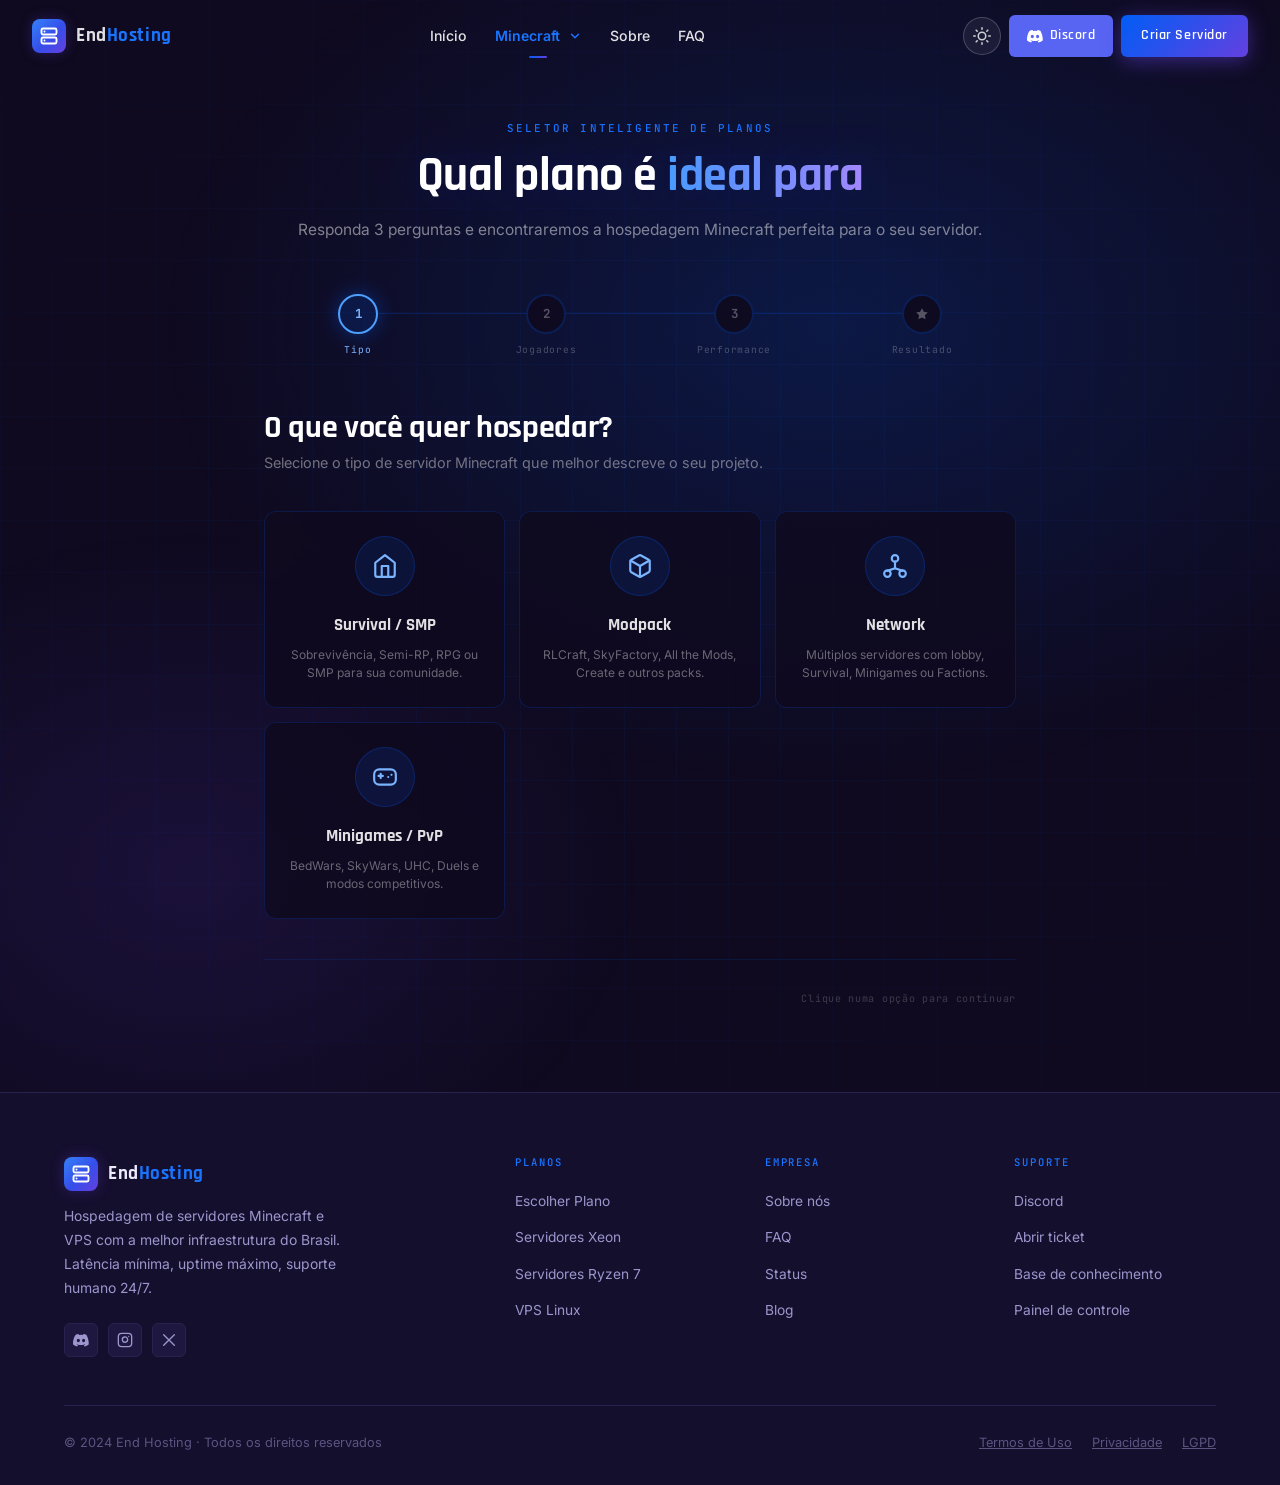
<file: minecraft.html>
<!DOCTYPE html>
<html lang="pt-BR" data-theme="dark">
<head>
  <meta charset="UTF-8"/>
  <meta name="theme-color" content="#0f0a1f"/>
  <meta name="viewport" content="width=device-width, initial-scale=1.0"/>
  <title>Seletor de Plano Minecraft — End Hosting</title>
  <meta name="description" content="Responda 3 perguntas e descubra o plano de hospedagem Minecraft ideal para você na End Hosting. Xeon ou Ryzen 7, do tamanho certo."/>
  <link rel="canonical" href="https://endhosting.com.br/minecraft.html"/>
  <link rel="preconnect" href="https://fonts.googleapis.com"/>
  <link rel="preconnect" href="https://fonts.gstatic.com" crossorigin/>
  <link rel="stylesheet" href="css/style.css"/>
  <style>
    body { background: var(--dark-bg); }

    /* ── Wizard page ── */
    .wiz-page {
      min-height: 100vh;
      padding: 120px 0 80px;
      position: relative;
      overflow: hidden;
    }
    .wiz-page::before {
      content: '';
      position: absolute; inset: 0; z-index: 0; pointer-events: none;
      background:
        radial-gradient(ellipse 75% 60% at 65% 30%, rgba(0,93,245,0.18) 0%, transparent 70%),
        radial-gradient(ellipse 50% 45% at 15% 80%, rgba(100,64,224,0.14) 0%, transparent 70%);
    }
    .wiz-page::after {
      content: '';
      position: absolute; inset: 0; z-index: 0; pointer-events: none;
      background-image:
        linear-gradient(rgba(0,93,245,0.06) 1px, transparent 1px),
        linear-gradient(90deg, rgba(0,93,245,0.06) 1px, transparent 1px);
      background-size: 52px 52px;
      -webkit-mask-image: radial-gradient(ellipse 90% 80% at 50% 50%, black 20%, transparent 100%);
      mask-image: radial-gradient(ellipse 90% 80% at 50% 50%, black 20%, transparent 100%);
    }
    .wiz-inner {
      position: relative; z-index: 1;
      max-width: 800px; margin: 0 auto; padding: 0 24px;
    }

    /* Header */
    .wiz-head { text-align: center; margin-bottom: 52px; }
    .wiz-head h1 {
      color: #fff; font-size: clamp(2rem, 5vw, 3rem);
      margin: 12px 0 14px;
      text-shadow: 0 0 50px rgba(0,93,245,0.28);
    }
    .wiz-head h1 em {
      font-style: normal;
      background: linear-gradient(90deg, #4d9fff, #a78bff);
      -webkit-background-clip: text; background-clip: text;
      -webkit-text-fill-color: transparent;
    }
    .wiz-head p { color: rgba(255,255,255,0.48); font-size: 0.97rem; }

    /* ── Progress stepper ── */
    .wiz-progress {
      display: flex; align-items: flex-start; justify-content: center;
      gap: 0; margin-bottom: 52px; position: relative;
    }
    .wiz-progress::before {
      content: '';
      position: absolute;
      top: 19px; left: calc(12.5% + 20px); right: calc(12.5% + 20px);
      height: 1px; background: rgba(0,93,245,0.22);
    }
    .wiz-track {
      position: absolute;
      top: 19px; left: calc(12.5% + 20px);
      height: 1px; width: 0%;
      background: linear-gradient(90deg, #005df5, #6440e0);
      box-shadow: 0 0 8px rgba(0,93,245,0.55);
      transition: width 0.45s cubic-bezier(0.4,0,0.2,1);
    }
    .wiz-step-btn {
      display: flex; flex-direction: column; align-items: center; gap: 8px;
      width: 25%; background: none; border: none; cursor: pointer;
      position: relative; z-index: 1; padding: 0;
    }
    .wiz-circle {
      width: 40px; height: 40px; border-radius: 50%;
      background: rgba(15,10,31,0.9);
      border: 2px solid rgba(0,93,245,0.25);
      display: flex; align-items: center; justify-content: center;
      font-family: 'JetBrains Mono', monospace;
      font-size: 0.78rem; font-weight: 700;
      color: rgba(255,255,255,0.30);
      transition: all 0.3s;
    }
    .wiz-step-btn.active .wiz-circle {
      border-color: #4d9fff; color: #7ab4ff;
      background: rgba(0,93,245,0.14);
      box-shadow: 0 0 20px rgba(0,93,245,0.40);
    }
    .wiz-step-btn.done .wiz-circle {
      background: linear-gradient(135deg, #005df5, #6440e0);
      border-color: transparent; color: #fff;
      box-shadow: 0 0 16px rgba(0,93,245,0.50);
    }
    .wiz-lbl {
      font-family: 'JetBrains Mono', monospace;
      font-size: 0.60rem; letter-spacing: 0.08em;
      color: rgba(255,255,255,0.25);
      transition: color 0.3s;
    }
    .wiz-step-btn.active .wiz-lbl { color: #7ab4ff; }
    .wiz-step-btn.done   .wiz-lbl { color: rgba(255,255,255,0.55); }

    /* ── Panels ── */
    .wiz-panels { min-height: 380px; }
    .wiz-panel  { display: none; }
    .wiz-panel.active {
      display: block;
      animation: panelIn 0.35s cubic-bezier(0.4,0,0.2,1);
    }
    @keyframes panelIn {
      from { opacity: 0; transform: translateX(24px); }
      to   { opacity: 1; transform: translateX(0); }
    }
    .wiz-panel.back {
      animation: panelBack 0.35s cubic-bezier(0.4,0,0.2,1);
    }
    @keyframes panelBack {
      from { opacity: 0; transform: translateX(-24px); }
      to   { opacity: 1; transform: translateX(0); }
    }
    .wiz-panel h2 {
      color: #fff; font-size: clamp(1.5rem, 3vw, 2rem); margin-bottom: 6px;
    }
    .wiz-sub {
      color: rgba(255,255,255,0.42); font-size: 0.9rem; margin-bottom: 36px;
    }

    /* ── Option cards ── */
    .opt-grid {
      display: grid;
      grid-template-columns: repeat(auto-fit, minmax(190px, 1fr));
      gap: 14px; margin-bottom: 40px;
    }
    .opt-card {
      background: rgba(15,10,31,0.80);
      border: 1.5px solid rgba(0,93,245,0.20);
      border-radius: 12px; padding: 24px 18px;
      text-align: center; cursor: pointer;
      transition: all 0.2s; position: relative; overflow: hidden;
    }
    .opt-card::after {
      content: '';
      position: absolute; inset: 0;
      background: linear-gradient(135deg, rgba(0,93,245,0.08), rgba(100,64,224,0.06));
      opacity: 0; transition: opacity 0.2s;
    }
    .opt-card:hover {
      border-color: rgba(0,93,245,0.55);
      transform: translateY(-4px);
      box-shadow: 0 12px 32px rgba(0,93,245,0.20);
    }
    .opt-card:hover::after { opacity: 1; }
    .opt-card.sel {
      border-color: #005df5;
      background: rgba(0,93,245,0.12);
      box-shadow: 0 0 0 1px #005df5, 0 0 32px rgba(0,93,245,0.28);
    }
    .opt-card.sel::after { opacity: 1; }
    .opt-icon-wrap {
      width: 60px; height: 60px; border-radius: 50%;
      background: rgba(0,93,245,0.12);
      border: 1px solid rgba(0,93,245,0.25);
      display: flex; align-items: center; justify-content: center;
      margin: 0 auto 16px; color: #7ab4ff;
      transition: all 0.2s; position: relative; z-index: 1;
    }
    .opt-card.sel .opt-icon-wrap {
      background: linear-gradient(135deg, #005df5, #6440e0);
      border-color: transparent; color: #fff;
      box-shadow: 0 0 20px rgba(0,93,245,0.45);
    }
    .opt-title {
      font-family: 'Rajdhani', sans-serif; font-weight: 700; font-size: 1.05rem;
      color: rgba(255,255,255,0.88); margin-bottom: 6px;
      position: relative; z-index: 1;
    }
    .opt-desc {
      font-size: 0.75rem; color: rgba(255,255,255,0.38);
      line-height: 1.55; position: relative; z-index: 1;
    }
    .opt-card.sel .opt-desc { color: rgba(255,255,255,0.58); }
    .opt-price {
      font-family: 'JetBrains Mono', monospace; font-size: 0.62rem;
      color: rgba(255,255,255,0.25); letter-spacing: 0.08em;
      margin-top: 12px; position: relative; z-index: 1;
    }

    /* ── Slider (step 2) ── */
    .slider-block { margin-bottom: 40px; }
    .slider-num-big {
      font-family: 'Rajdhani', sans-serif; font-size: 4.5rem; font-weight: 700;
      color: #fff; line-height: 1; text-align: center;
      text-shadow: 0 0 40px rgba(0,93,245,0.40);
    }
    .slider-unit {
      text-align: center; font-size: 0.88rem;
      color: rgba(255,255,255,0.35); margin: 6px 0 28px;
      letter-spacing: 0.04em;
    }
    input[type=range].wiz-range {
      width: 100%; -webkit-appearance: none; appearance: none;
      height: 6px; border-radius: 6px; outline: none;
      background: rgba(0,93,245,0.18); cursor: pointer;
    }
    input[type=range].wiz-range::-webkit-slider-thumb {
      -webkit-appearance: none;
      width: 24px; height: 24px; border-radius: 50%;
      background: linear-gradient(135deg, #005df5, #6440e0);
      box-shadow: 0 0 0 5px rgba(0,93,245,0.20), 0 0 16px rgba(0,93,245,0.45);
      cursor: pointer; transition: transform 0.15s, box-shadow 0.15s;
    }
    input[type=range].wiz-range::-webkit-slider-thumb:hover {
      transform: scale(1.15);
    }
    input[type=range].wiz-range::-moz-range-thumb {
      width: 24px; height: 24px; border-radius: 50%; border: none;
      background: linear-gradient(135deg, #005df5, #6440e0);
    }
    .range-labels {
      display: flex; justify-content: space-between; margin-top: 10px;
      font-family: 'JetBrains Mono', monospace;
      font-size: 0.62rem; color: rgba(255,255,255,0.25);
    }
    .quick-picks {
      display: grid; grid-template-columns: repeat(3, 1fr);
      gap: 10px; margin-top: 24px;
    }
    .quick-pick {
      background: rgba(0,93,245,0.06);
      border: 1px solid rgba(0,93,245,0.16);
      border-radius: 8px; padding: 10px; text-align: center;
      cursor: pointer; transition: all 0.2s;
    }
    .quick-pick:hover {
      border-color: rgba(0,93,245,0.45);
      background: rgba(0,93,245,0.14);
    }
    .qp-num {
      font-family: 'Rajdhani', sans-serif; font-weight: 700;
      font-size: 1.15rem; color: #7ab4ff; line-height: 1;
    }
    .qp-lbl {
      font-size: 0.66rem; color: rgba(255,255,255,0.32); margin-top: 3px;
    }

    /* ── Result (step 4) ── */
    .result-box {
      background: rgba(8,5,24,0.92);
      border: 2px solid #005df5; border-radius: 20px; padding: 36px;
      text-align: center; position: relative; overflow: hidden;
      box-shadow: 0 0 0 1px rgba(0,93,245,0.25), 0 0 60px rgba(0,93,245,0.18);
    }
    .result-box::before {
      content: '';
      position: absolute; top: 0; left: 0; right: 0; height: 2px;
      background: linear-gradient(90deg, #005df5, #6440e0);
      box-shadow: 0 0 20px rgba(0,93,245,0.60);
    }
    .res-badge {
      display: inline-flex; align-items: center; gap: 8px;
      background: linear-gradient(135deg, #005df5, #6440e0);
      color: #fff; padding: 7px 20px; border-radius: 9999px;
      font-family: 'JetBrains Mono', monospace;
      font-size: 0.66rem; font-weight: 700; letter-spacing: 0.12em;
      text-transform: uppercase; margin-bottom: 24px;
      box-shadow: 0 4px 20px rgba(0,93,245,0.45);
    }
    .res-name {
      font-family: 'Rajdhani', sans-serif;
      font-size: 2.4rem; font-weight: 700; color: #fff;
      margin-bottom: 6px; line-height: 1;
    }
    .res-tag {
      color: rgba(255,255,255,0.40); font-size: 0.9rem; margin-bottom: 28px;
    }
    .res-price {
      font-family: 'Rajdhani', sans-serif;
      font-size: 3.2rem; font-weight: 700; color: #fff;
      line-height: 1; margin-bottom: 28px;
      text-shadow: 0 0 40px rgba(0,93,245,0.40);
    }
    .res-price span {
      font-size: 1rem; color: rgba(255,255,255,0.38);
      font-family: 'Inter', sans-serif; font-weight: 400;
    }
    .res-specs {
      display: grid; grid-template-columns: 1fr 1fr;
      gap: 10px; margin-bottom: 30px; text-align: left;
    }
    .res-spec {
      display: flex; align-items: center; gap: 10px;
      background: rgba(0,93,245,0.08);
      border: 1px solid rgba(0,93,245,0.18);
      border-radius: 8px; padding: 12px 14px;
    }
    .res-spec svg { color: #4d9fff; flex-shrink: 0; }
    .res-k {
      font-family: 'JetBrains Mono', monospace;
      font-size: 0.58rem; color: rgba(255,255,255,0.30);
      text-transform: uppercase; letter-spacing: 0.08em;
    }
    .res-v { font-size: 0.88rem; font-weight: 600; color: rgba(255,255,255,0.85); }
    .res-actions {
      display: flex; gap: 14px; justify-content: center; flex-wrap: wrap;
    }
    .res-note {
      font-size: 0.76rem; color: rgba(255,255,255,0.22);
      margin-top: 18px; letter-spacing: 0.02em;
    }
    .res-extras {
      margin-top: 28px; text-align: center;
    }
    .res-extras p {
      color: rgba(255,255,255,0.32); font-size: 0.85rem; margin-bottom: 14px;
    }
    .res-extras-btns {
      display: flex; gap: 10px; justify-content: center; flex-wrap: wrap;
    }
    .restart-btn {
      display: inline-flex; align-items: center; gap: 6px;
      color: rgba(255,255,255,0.30); font-size: 0.82rem;
      cursor: pointer; background: none; border: none;
      font: inherit; margin-top: 16px; transition: color 0.2s;
    }
    .restart-btn:hover { color: rgba(255,255,255,0.60); }

    /* ── Nav bar ── */
    .wiz-nav-bar {
      display: flex; justify-content: space-between; align-items: center;
      margin-top: 40px; padding-top: 26px;
      border-top: 1px solid rgba(0,93,245,0.14);
    }
    .wiz-back-btn {
      display: flex; align-items: center; gap: 8px;
      color: rgba(255,255,255,0.40); font-family: 'Rajdhani', sans-serif;
      font-size: 0.95rem; font-weight: 600; letter-spacing: 0.04em;
      cursor: pointer; background: none; border: none; font: inherit;
      transition: color 0.2s;
    }
    .wiz-back-btn:hover  { color: rgba(255,255,255,0.78); }
    .wiz-back-btn:disabled { opacity: 0; pointer-events: none; }
    .wiz-hint-txt {
      font-family: 'JetBrains Mono', monospace;
      font-size: 0.63rem; color: rgba(255,255,255,0.20);
      letter-spacing: 0.07em; text-align: center;
    }

    @media (max-width: 560px) {
      .opt-grid { grid-template-columns: 1fr; }
      .res-specs { grid-template-columns: 1fr; }
      .wiz-lbl  { display: none; }
      .wiz-progress::before, .wiz-track { display: none; }
      .quick-picks { grid-template-columns: repeat(3,1fr); }
    }
  </style>
</head>
<body>

<div id="scroll-bar" aria-hidden="true"></div>

<nav class="nav" role="navigation" aria-label="Navegação principal">
  <div class="nav-inner">

    <!-- Logo -->
    <a href="index.html" class="nav-logo" aria-label="End Hosting – Página inicial">
      <div class="nav-logo-mark" aria-hidden="true">
        <svg width="18" height="18" viewBox="0 0 24 24" fill="none" stroke="currentColor" stroke-width="2.5" stroke-linecap="round" stroke-linejoin="round">
          <rect x="2" y="2" width="20" height="8" rx="2"/><rect x="2" y="14" width="20" height="8" rx="2"/>
          <line x1="6" y1="6" x2="6.01" y2="6"/><line x1="6" y1="18" x2="6.01" y2="18"/>
        </svg>
      </div>
      <span class="nav-logo-text">End<span class="accent">Hosting</span></span>
    </a>

    <!-- Desktop links -->
    <ul class="nav-links" role="list">
      <li>
        <a href="index.html" class="nav-link">Início</a>
      </li>

      <!-- Dropdown: Hospedagem de Minecraft -->
      <li class="nav-dropdown">
        <a href="minecraft.html" class="nav-link" tabindex="0" aria-haspopup="true" aria-expanded="false">
          Minecraft
          <svg width="14" height="14" viewBox="0 0 24 24" fill="none" stroke="currentColor" stroke-width="2.5" stroke-linecap="round" stroke-linejoin="round" aria-hidden="true"><polyline points="6 9 12 15 18 9"/></svg>
        </a>
        <div class="dropdown-menu" role="menu">
          <a href="minecraft.html" class="dropdown-item" role="menuitem">
            <svg width="16" height="16" viewBox="0 0 24 24" fill="none" stroke="currentColor" stroke-width="2" stroke-linecap="round" stroke-linejoin="round"><path d="M21 10c0 7-9 13-9 13s-9-6-9-13a9 9 0 0 1 18 0z"/><circle cx="12" cy="10" r="3"/></svg>
            Escolher Plano
          </a>
          <div class="dropdown-divider"></div>
          <a href="planos-xeon.html" class="dropdown-item" role="menuitem">
            <svg width="16" height="16" viewBox="0 0 24 24" fill="none" stroke="currentColor" stroke-width="2" stroke-linecap="round" stroke-linejoin="round"><rect x="9" y="9" width="6" height="6"/><path d="M9 1v3M15 1v3M9 20v3M15 20v3M1 9h3M1 15h3M20 9h3M20 15h3M3 3l18 0 0 18H3z"/></svg>
            Planos Xeon
          </a>
          <a href="planos-ryzen7.html" class="dropdown-item" role="menuitem">
            <svg width="16" height="16" viewBox="0 0 24 24" fill="none" stroke="currentColor" stroke-width="2" stroke-linecap="round" stroke-linejoin="round"><polyline points="23 6 13.5 15.5 8.5 10.5 1 18"/><polyline points="17 6 23 6 23 12"/></svg>
            Planos Ryzen 7
          </a>
        </div>
      </li>

      <li><a href="sobre.html" class="nav-link">Sobre</a></li>
      <li><a href="faq.html"   class="nav-link">FAQ</a></li>
    </ul>

    <!-- Actions -->
    <div class="nav-actions">
      <button class="theme-btn" onclick="toggleTheme()" aria-label="Alternar tema">
        <svg width="18" height="18" viewBox="0 0 24 24" fill="none" stroke="currentColor" stroke-width="2" stroke-linecap="round" stroke-linejoin="round"><path d="M21 12.8A9 9 0 1 1 11.2 3a7 7 0 0 0 9.8 9.8z"/></svg>
      </button>

      <a href="https://discord.gg/endhosting" target="_blank" rel="noopener" class="btn-discord" aria-label="Entrar no Discord da End Hosting">
        <svg width="16" height="16" viewBox="0 0 24 24" fill="currentColor" aria-hidden="true"><path d="M20.3 4.4A19.2 19.2 0 0 0 15.6 3c-.2.4-.5 1-.7 1.4a17.8 17.8 0 0 0-5.8 0C8.9 4 8.5 3.4 8.3 3A19 19 0 0 0 3.7 4.4C.5 9.4-.3 14.2.1 18.9a19.4 19.4 0 0 0 6 3c.5-.7 1-1.4 1.3-2.2-.7-.3-1.4-.6-2-1l.5-.4c3.8 1.8 8 1.8 11.8 0l.5.4c-.7.4-1.3.8-2 1 .3.8.8 1.5 1.3 2.2 2.2-.7 4.3-1.8 6-3 .5-5.4-.9-10.1-3.2-14.5zM8 15.5c-1.3 0-2.3-1.2-2.3-2.6 0-1.4 1-2.6 2.3-2.6s2.3 1.1 2.3 2.6c0 1.4-1 2.6-2.3 2.6zm7.9 0c-1.3 0-2.3-1.2-2.3-2.6 0-1.4 1-2.6 2.3-2.6s2.3 1.1 2.3 2.6c0 1.4-1 2.6-2.3 2.6z"/></svg>
        Discord
      </a>

      <a href="minecraft.html" class="btn btn-primary btn-sm">Criar Servidor</a>

      <button class="hamburger" aria-expanded="false" aria-label="Abrir menu" aria-controls="mobile-menu">
        <span></span><span></span><span></span>
      </button>
    </div>
  </div>

  <!-- Mobile menu -->
  <nav class="mobile-menu" id="mobile-menu" aria-label="Menu mobile">
    <a href="index.html"         class="nav-link">Início</a>

    <div class="nav-link" style="cursor:default;opacity:0.55;font-size:0.72rem;letter-spacing:0.12em;text-transform:uppercase;font-family:'JetBrains Mono',monospace;padding:10px 16px 4px;">
      Minecraft
    </div>
    <div class="mobile-sub">
      <a href="minecraft.html"     class="nav-link">Escolher Plano</a>
      <a href="planos-xeon.html"   class="nav-link">Planos Xeon</a>
      <a href="planos-ryzen7.html" class="nav-link">Planos Ryzen 7</a>
    </div>

    <div class="mobile-menu-divider"></div>
    <a href="sobre.html"           class="nav-link">Sobre</a>
    <a href="faq.html"             class="nav-link">FAQ</a>

    <a href="https://discord.gg/endhosting" target="_blank" rel="noopener" class="btn-discord">
      <svg width="16" height="16" viewBox="0 0 24 24" fill="currentColor"><path d="M20.3 4.4A19.2 19.2 0 0 0 15.6 3c-.2.4-.5 1-.7 1.4a17.8 17.8 0 0 0-5.8 0C8.9 4 8.5 3.4 8.3 3A19 19 0 0 0 3.7 4.4C.5 9.4-.3 14.2.1 18.9a19.4 19.4 0 0 0 6 3c.5-.7 1-1.4 1.3-2.2-.7-.3-1.4-.6-2-1l.5-.4c3.8 1.8 8 1.8 11.8 0l.5.4c-.7.4-1.3.8-2 1 .3.8.8 1.5 1.3 2.2 2.2-.7 4.3-1.8 6-3 .5-5.4-.9-10.1-3.2-14.5zM8 15.5c-1.3 0-2.3-1.2-2.3-2.6 0-1.4 1-2.6 2.3-2.6s2.3 1.1 2.3 2.6c0 1.4-1 2.6-2.3 2.6zm7.9 0c-1.3 0-2.3-1.2-2.3-2.6 0-1.4 1-2.6 2.3-2.6s2.3 1.1 2.3 2.6c0 1.4-1 2.6-2.3 2.6z"/></svg>
      Entrar no Discord
    </a>
  </nav>
</nav>

  <!-- ════════════════════════════════════════
       WIZARD PAGE
  ════════════════════════════════════════ -->

  <main class="wiz-page">
    <div class="wiz-inner">

      <!-- Header -->
      <div class="wiz-head">
        <span class="label" style="display:block;margin-bottom:12px;">Seletor Inteligente de Planos</span>
        <h1>Qual plano é <em id="wiz-tw">ideal para você?</em></h1>
        <p>Responda 3 perguntas e encontraremos a hospedagem Minecraft perfeita para o seu servidor.</p>
      </div>

      <!-- Progress bar -->
      <div class="wiz-progress" role="progressbar" aria-valuemin="1" aria-valuemax="4" aria-valuenow="1" aria-label="Progresso">
        <div class="wiz-track" id="wiz-track"></div>

        <button class="wiz-step-btn active" data-n="1" aria-label="Passo 1: Tipo de servidor">
          <div class="wiz-circle">1</div>
          <span class="wiz-lbl">Tipo</span>
        </button>
        <button class="wiz-step-btn" data-n="2" aria-label="Passo 2: Jogadores">
          <div class="wiz-circle">2</div>
          <span class="wiz-lbl">Jogadores</span>
        </button>
        <button class="wiz-step-btn" data-n="3" aria-label="Passo 3: Performance">
          <div class="wiz-circle">3</div>
          <span class="wiz-lbl">Performance</span>
        </button>
        <button class="wiz-step-btn" data-n="4" aria-label="Resultado">
          <div class="wiz-circle">
            <svg width="14" height="14" viewBox="0 0 24 24" fill="currentColor"><polygon points="12 2 15.1 8.3 22 9.3 17 14.1 18.2 21 12 17.8 5.8 21 7 14.1 2 9.3 8.9 8.3 12 2"/></svg>
          </div>
          <span class="wiz-lbl">Resultado</span>
        </button>
      </div>

      <!-- Panel container -->
      <div class="wiz-panels">

        <!-- STEP 1 -->
        <section class="wiz-panel active" data-step="1">
          <h2>O que você quer hospedar?</h2>
          <p class="wiz-sub">Selecione o tipo de servidor Minecraft que melhor descreve o seu projeto.</p>
          <div class="opt-grid" role="radiogroup">
            <div class="opt-card" data-group="serverType" data-val="survival" role="radio" aria-checked="false" tabindex="0">
              <div class="opt-icon-wrap">
                <svg width="26" height="26" viewBox="0 0 24 24" fill="none" stroke="currentColor" stroke-width="2" stroke-linecap="round" stroke-linejoin="round"><path d="M3 9l9-7 9 7v11a2 2 0 0 1-2 2H5a2 2 0 0 1-2-2z"/><polyline points="9 22 9 12 15 12 15 22"/></svg>
              </div>
              <div class="opt-title">Survival / SMP</div>
              <p class="opt-desc">Sobrevivência, Semi-RP, RPG ou SMP para sua comunidade.</p>
            </div>
            <div class="opt-card" data-group="serverType" data-val="modpack" role="radio" aria-checked="false" tabindex="0">
              <div class="opt-icon-wrap">
                <svg width="26" height="26" viewBox="0 0 24 24" fill="none" stroke="currentColor" stroke-width="2" stroke-linecap="round" stroke-linejoin="round"><path d="M21 16V8a2 2 0 0 0-1-1.73l-7-4a2 2 0 0 0-2 0l-7 4A2 2 0 0 0 3 8v8a2 2 0 0 0 1 1.73l7 4a2 2 0 0 0 2 0l7-4A2 2 0 0 0 21 16z"/><polyline points="3.27 6.96 12 12.01 20.73 6.96"/><line x1="12" y1="22.08" x2="12" y2="12"/></svg>
              </div>
              <div class="opt-title">Modpack</div>
              <p class="opt-desc">RLCraft, SkyFactory, All the Mods, Create e outros packs.</p>
            </div>
            <div class="opt-card" data-group="serverType" data-val="network" role="radio" aria-checked="false" tabindex="0">
              <div class="opt-icon-wrap">
                <svg width="26" height="26" viewBox="0 0 24 24" fill="none" stroke="currentColor" stroke-width="2" stroke-linecap="round" stroke-linejoin="round"><circle cx="12" cy="5" r="3"/><circle cx="5" cy="19" r="3"/><circle cx="19" cy="19" r="3"/><line x1="12" y1="8" x2="12" y2="14"/><line x1="12" y1="14" x2="5" y2="16.5"/><line x1="12" y1="14" x2="19" y2="16.5"/></svg>
              </div>
              <div class="opt-title">Network</div>
              <p class="opt-desc">Múltiplos servidores com lobby, Survival, Minigames ou Factions.</p>
            </div>
            <div class="opt-card" data-group="serverType" data-val="minigames" role="radio" aria-checked="false" tabindex="0">
              <div class="opt-icon-wrap">
                <svg width="26" height="26" viewBox="0 0 24 24" fill="none" stroke="currentColor" stroke-width="2" stroke-linecap="round" stroke-linejoin="round"><line x1="6" y1="11" x2="10" y2="11"/><line x1="8" y1="9" x2="8" y2="13"/><line x1="15" y1="12" x2="15.01" y2="12"/><line x1="18" y1="10" x2="18.01" y2="10"/><path d="M17.3 5H6.7C4.1 5 2 7 2 9.5v5C2 17 4.1 19 6.7 19h10.6C19.9 19 22 17 22 14.5v-5C22 7 19.9 5 17.3 5z"/></svg>
              </div>
              <div class="opt-title">Minigames / PvP</div>
              <p class="opt-desc">BedWars, SkyWars, UHC, Duels e modos competitivos.</p>
            </div>
          </div>
        </section>

        <!-- STEP 2 -->
        <section class="wiz-panel" data-step="2">
          <h2>Quantos jogadores simultâneos?</h2>
          <p class="wiz-sub">Estime o pico máximo de jogadores online ao mesmo tempo.</p>
          <div class="slider-block">
            <div class="slider-num-big" id="wiz-num">20</div>
            <div class="slider-unit">jogadores simultâneos</div>
            <input type="range" class="wiz-range" id="wiz-slider" min="5" max="500" step="5" value="20" aria-label="Número de jogadores"/>
            <div class="range-labels"><span>5</span><span>125</span><span>250</span><span>375</span><span>500+</span></div>
            <div class="quick-picks">
              <button class="quick-pick" data-v="20"><div class="qp-num">20</div><div class="qp-lbl">Amigos</div></button>
              <button class="quick-pick" data-v="60"><div class="qp-num">60</div><div class="qp-lbl">Comunidade</div></button>
              <button class="quick-pick" data-v="150"><div class="qp-num">150</div><div class="qp-lbl">Grande</div></button>
            </div>
          </div>
        </section>

        <!-- STEP 3 -->
        <section class="wiz-panel" data-step="3">
          <h2>Qual nível de performance?</h2>
          <p class="wiz-sub">Escolha entre custo-benefício ou máxima velocidade single-thread.</p>
          <div class="opt-grid" style="grid-template-columns:1fr 1fr;" role="radiogroup">
            <div class="opt-card" data-group="perf" data-val="xeon" role="radio" aria-checked="false" tabindex="0" style="padding:28px 20px;">
              <div class="opt-icon-wrap" style="width:64px;height:64px;">
                <svg width="28" height="28" viewBox="0 0 24 24" fill="none" stroke="currentColor" stroke-width="2" stroke-linecap="round" stroke-linejoin="round"><rect x="9" y="9" width="6" height="6"/><path d="M9 1v3M15 1v3M9 20v3M15 20v3M1 9h3M1 15h3M20 9h3M20 15h3M3 3l18 0 0 18H3z"/></svg>
              </div>
              <div class="opt-title" style="font-size:1.1rem;">Intel Xeon</div>
              <p class="opt-desc" style="margin-top:8px;">Melhor custo-benefício. DDR4 ECC, estável e confiável para a maioria dos servidores.</p>
              <div class="opt-price">A PARTIR DE R$ 19,90/MÊS</div>
            </div>
            <div class="opt-card" data-group="perf" data-val="ryzen" role="radio" aria-checked="false" tabindex="0" style="padding:28px 20px;">
              <div class="opt-icon-wrap" style="width:64px;height:64px;">
                <svg width="28" height="28" viewBox="0 0 24 24" fill="none" stroke="currentColor" stroke-width="2" stroke-linecap="round" stroke-linejoin="round"><polyline points="23 6 13.5 15.5 8.5 10.5 1 18"/><polyline points="17 6 23 6 23 12"/></svg>
              </div>
              <div class="opt-title" style="font-size:1.1rem;">AMD Ryzen 7</div>
              <p class="opt-desc" style="margin-top:8px;">Máxima performance. Clock 5,4 GHz + DDR5 + NVMe Gen4. Para quem não aceita lag.</p>
              <div class="opt-price">A PARTIR DE R$ 59,90/MÊS</div>
            </div>
          </div>
          <div style="background:rgba(0,93,245,0.06);border:1px solid rgba(0,93,245,0.16);border-radius:12px;padding:18px 22px;margin-top:-10px;">
            <div style="font-family:'JetBrains Mono',monospace;font-size:0.62rem;color:#7ab4ff;letter-spacing:0.12em;text-transform:uppercase;margin-bottom:8px;">Por que isso importa?</div>
            <p style="color:rgba(255,255,255,0.50);font-size:0.85rem;line-height:1.70;margin:0;">O Minecraft Java depende de um único núcleo de CPU. O Ryzen 7 com 5,4 GHz mantém TPS próximo de 20 mesmo com centenas de jogadores. Para servidores menores, o Xeon é suficiente e mais econômico.</p>
          </div>
        </section>

        <!-- STEP 4 (result rendered by JS) -->
        <section class="wiz-panel" data-step="4">
          <div id="wiz-result"></div>
        </section>

      </div><!-- /wiz-panels -->

      <!-- Single nav bar (shared) -->
      <div class="wiz-nav-bar">
        <button class="wiz-back-btn" id="wiz-back" disabled>
          <svg width="16" height="16" viewBox="0 0 24 24" fill="none" stroke="currentColor" stroke-width="2.5" stroke-linecap="round" stroke-linejoin="round"><polyline points="15 18 9 12 15 6"/></svg>
          Voltar
        </button>
        <span class="wiz-hint-txt" id="wiz-hint">Selecione uma opção para continuar</span>
        <button class="btn btn-primary" id="wiz-next" style="display:none;">
          Próximo
          <svg width="16" height="16" viewBox="0 0 24 24" fill="none" stroke="currentColor" stroke-width="2.5" stroke-linecap="round" stroke-linejoin="round"><polyline points="9 18 15 12 9 6"/></svg>
        </button>
      </div>

    </div><!-- /wiz-inner -->
  </main>

<footer class="footer" role="contentinfo">
  <div class="container">
    <div class="footer-grid">

      <!-- Brand -->
      <div class="footer-brand">
        <a href="index.html" class="nav-logo" style="display:inline-flex;" aria-label="End Hosting">
          <div class="nav-logo-mark" aria-hidden="true">
            <svg width="18" height="18" viewBox="0 0 24 24" fill="none" stroke="currentColor" stroke-width="2.5" stroke-linecap="round" stroke-linejoin="round">
              <rect x="2" y="2" width="20" height="8" rx="2"/><rect x="2" y="14" width="20" height="8" rx="2"/>
              <line x1="6" y1="6" x2="6.01" y2="6"/><line x1="6" y1="18" x2="6.01" y2="18"/>
            </svg>
          </div>
          <span class="nav-logo-text">End<span class="accent">Hosting</span></span>
        </a>
        <p>Hospedagem de servidores Minecraft e VPS com a melhor infraestrutura do Brasil. Latência mínima, uptime máximo, suporte humano 24/7.</p>
        <div class="footer-socials">
          <a href="https://discord.gg/endhosting" target="_blank" rel="noopener" class="footer-soc" aria-label="Discord">
            <svg width="16" height="16" viewBox="0 0 24 24" fill="currentColor"><path d="M20.3 4.4A19.2 19.2 0 0 0 15.6 3c-.2.4-.5 1-.7 1.4a17.8 17.8 0 0 0-5.8 0C8.9 4 8.5 3.4 8.3 3A19 19 0 0 0 3.7 4.4C.5 9.4-.3 14.2.1 18.9a19.4 19.4 0 0 0 6 3c.5-.7 1-1.4 1.3-2.2-.7-.3-1.4-.6-2-1l.5-.4c3.8 1.8 8 1.8 11.8 0l.5.4c-.7.4-1.3.8-2 1 .3.8.8 1.5 1.3 2.2 2.2-.7 4.3-1.8 6-3 .5-5.4-.9-10.1-3.2-14.5zM8 15.5c-1.3 0-2.3-1.2-2.3-2.6 0-1.4 1-2.6 2.3-2.6s2.3 1.1 2.3 2.6c0 1.4-1 2.6-2.3 2.6zm7.9 0c-1.3 0-2.3-1.2-2.3-2.6 0-1.4 1-2.6 2.3-2.6s2.3 1.1 2.3 2.6c0 1.4-1 2.6-2.3 2.6z"/></svg>
          </a>
          <a href="https://instagram.com/endhosting" target="_blank" rel="noopener" class="footer-soc" aria-label="Instagram">
            <svg width="16" height="16" viewBox="0 0 24 24" fill="none" stroke="currentColor" stroke-width="2" stroke-linecap="round" stroke-linejoin="round"><rect x="2" y="2" width="20" height="20" rx="5"/><path d="M16 11.4a4 4 0 1 1-4.9-3.9 4 4 0 0 1 4.9 3.9z"/><line x1="17.5" y1="6.5" x2="17.51" y2="6.5"/></svg>
          </a>
          <a href="https://twitter.com/endhosting" target="_blank" rel="noopener" class="footer-soc" aria-label="Twitter/X">
            <svg width="16" height="16" viewBox="0 0 24 24" fill="none" stroke="currentColor" stroke-width="2" stroke-linecap="round" stroke-linejoin="round"><path d="M4 4l16 16M4 20L20 4"/></svg>
          </a>
        </div>
      </div>

      <!-- Planos -->
      <div class="footer-col">
        <h5>Planos</h5>
        <ul class="footer-links">
          <li><a href="minecraft.html"     class="footer-link">Escolher Plano</a></li>
          <li><a href="planos-xeon.html"   class="footer-link">Servidores Xeon</a></li>
          <li><a href="planos-ryzen7.html" class="footer-link">Servidores Ryzen 7</a></li>
          <li><a href="planos-xeon.html"   class="footer-link">VPS Linux</a></li>
        </ul>
      </div>

      <!-- Empresa -->
      <div class="footer-col">
        <h5>Empresa</h5>
        <ul class="footer-links">
          <li><a href="sobre.html" class="footer-link">Sobre nós</a></li>
          <li><a href="faq.html"   class="footer-link">FAQ</a></li>
          <li><a href="#"          class="footer-link">Status</a></li>
          <li><a href="#"          class="footer-link">Blog</a></li>
        </ul>
      </div>

      <!-- Suporte -->
      <div class="footer-col">
        <h5>Suporte</h5>
        <ul class="footer-links">
          <li><a href="https://discord.gg/endhosting" target="_blank" rel="noopener" class="footer-link">Discord</a></li>
          <li><a href="#" class="footer-link">Abrir ticket</a></li>
          <li><a href="#" class="footer-link">Base de conhecimento</a></li>
          <li><a href="#" class="footer-link">Painel de controle</a></li>
        </ul>
      </div>

    </div><!-- /footer-grid -->

    <div class="footer-bot">
      <span class="footer-copy">© 2024 End Hosting · Todos os direitos reservados</span>
      <div class="footer-links-bot">
        <a href="#" class="footer-copy" style="text-decoration:underline">Termos de Uso</a>
        <a href="#" class="footer-copy" style="text-decoration:underline">Privacidade</a>
        <a href="#" class="footer-copy" style="text-decoration:underline">LGPD</a>
      </div>
    </div>
  </div>
</footer>

<!-- Floating Support Button -->
<a href="https://discord.gg/endhosting" target="_blank" rel="noopener"
   id="float-btn" class="float-btn" aria-label="Suporte via Discord">
  <svg width="18" height="18" viewBox="0 0 24 24" fill="currentColor" aria-hidden="true"><path d="M20.3 4.4A19.2 19.2 0 0 0 15.6 3c-.2.4-.5 1-.7 1.4a17.8 17.8 0 0 0-5.8 0C8.9 4 8.5 3.4 8.3 3A19 19 0 0 0 3.7 4.4C.5 9.4-.3 14.2.1 18.9a19.4 19.4 0 0 0 6 3c.5-.7 1-1.4 1.3-2.2-.7-.3-1.4-.6-2-1l.5-.4c3.8 1.8 8 1.8 11.8 0l.5.4c-.7.4-1.3.8-2 1 .3.8.8 1.5 1.3 2.2 2.2-.7 4.3-1.8 6-3 .5-5.4-.9-10.1-3.2-14.5zM8 15.5c-1.3 0-2.3-1.2-2.3-2.6 0-1.4 1-2.6 2.3-2.6s2.3 1.1 2.3 2.6c0 1.4-1 2.6-2.3 2.6zm7.9 0c-1.3 0-2.3-1.2-2.3-2.6 0-1.4 1-2.6 2.3-2.6s2.3 1.1 2.3 2.6c0 1.4-1 2.6-2.3 2.6z"/></svg>
  <span class="fl-label">Suporte</span>
</a>

  <script src="js/script.js"></script>
  <script>
    /* ── Wizard state & logic ── */
    const PLANS = {
      xeon_starter:  { name:'Xeon Starter',  price:'19,90',  ram:'2 GB DDR4',  cpu:'Xeon · 2 vCPU',  disk:'15 GB NVMe',      players:'até 20',  badge:'Xeon', page:'planos-xeon.html'   },
      xeon_standard: { name:'Xeon Standard', price:'39,90',  ram:'4 GB DDR4',  cpu:'Xeon · 4 vCPU',  disk:'30 GB NVMe',      players:'até 50',  badge:'Xeon', page:'planos-xeon.html'   },
      xeon_advanced: { name:'Xeon Advanced', price:'69,90',  ram:'8 GB DDR4',  cpu:'Xeon · 6 vCPU',  disk:'60 GB NVMe',      players:'até 120', badge:'Xeon', page:'planos-xeon.html'   },
      xeon_pro:      { name:'Xeon Pro',      price:'119,90', ram:'16 GB DDR4', cpu:'Xeon · 8 vCPU',  disk:'120 GB NVMe',     players:'250+',    badge:'Xeon', page:'planos-xeon.html'   },
      ryzen_starter: { name:'Ryzen Starter', price:'59,90',  ram:'4 GB DDR5',  cpu:'Ryzen 7 · 2 vCPU', disk:'40 GB NVMe Gen4', players:'até 60',  badge:'Ryzen 7', page:'planos-ryzen7.html' },
      ryzen_pro:     { name:'Ryzen Pro',     price:'99,90',  ram:'8 GB DDR5',  cpu:'Ryzen 7 · 4 vCPU', disk:'80 GB NVMe Gen4', players:'até 150', badge:'Ryzen 7', page:'planos-ryzen7.html' },
      ryzen_elite:   { name:'Ryzen Elite',   price:'179,90', ram:'16 GB DDR5', cpu:'Ryzen 7 · 8 vCPU', disk:'160 GB NVMe Gen4', players:'300+',   badge:'Ryzen 7', page:'planos-ryzen7.html' },
    };

    function recommend(serverType, players, perf) {
      /* Network and Modpack always benefit from Ryzen if they selected auto */
      const forceRyzen = (serverType === 'network' || serverType === 'modpack') && perf === 'xeon' && players > 30;

      if (perf === 'ryzen' || forceRyzen) {
        if (players > 150) return 'ryzen_elite';
        if (players > 60)  return 'ryzen_pro';
        return 'ryzen_starter';
      }
      /* Xeon */
      if (players <= 20)  return 'xeon_starter';
      if (players <= 50)  return 'xeon_standard';
      if (players <= 120) return 'xeon_advanced';
      return 'xeon_pro';
    }

    function renderResult(plan) {
      const el = document.getElementById('result-container');
      if (!el) return;

      el.innerHTML = `
        <div class="result-wrap" role="region" aria-label="Plano recomendado">
          <div class="result-badge-top">
            <svg width="13" height="13" viewBox="0 0 24 24" fill="currentColor" aria-hidden="true"><polygon points="12 2 15.1 8.3 22 9.3 17 14.1 18.2 21 12 17.8 5.8 21 7 14.1 2 9.3 8.9 8.3 12 2"/></svg>
            Plano Recomendado para Você
          </div>

          <div class="result-plan-name">${plan.name}</div>
          <div class="result-plan-tag">Hardware ${plan.badge} · Data center São Paulo</div>

          <div class="result-price-display">
            R$&nbsp;${plan.price}<span>/mês</span>
          </div>

          <div class="result-specs-grid">
            <div class="result-spec-item">
              <svg width="16" height="16" viewBox="0 0 24 24" fill="none" stroke="currentColor" stroke-width="2" stroke-linecap="round" stroke-linejoin="round" aria-hidden="true"><rect x="9" y="9" width="6" height="6"/><path d="M9 1v3M15 1v3M9 20v3M15 20v3M1 9h3M1 15h3M20 9h3M20 15h3"/></svg>
              <div><div class="result-spec-k">Processador</div><div class="result-spec-v">${plan.cpu}</div></div>
            </div>
            <div class="result-spec-item">
              <svg width="16" height="16" viewBox="0 0 24 24" fill="none" stroke="currentColor" stroke-width="2" stroke-linecap="round" stroke-linejoin="round" aria-hidden="true"><ellipse cx="12" cy="5" rx="9" ry="3"/><path d="M3 5v14c0 1.7 4 3 9 3s9-1.3 9-3V5M3 12c0 1.7 4 3 9 3s9-1.3 9-3"/></svg>
              <div><div class="result-spec-k">Memória RAM</div><div class="result-spec-v">${plan.ram}</div></div>
            </div>
            <div class="result-spec-item">
              <svg width="16" height="16" viewBox="0 0 24 24" fill="none" stroke="currentColor" stroke-width="2" stroke-linecap="round" stroke-linejoin="round" aria-hidden="true"><rect x="2" y="2" width="20" height="8" rx="2"/><rect x="2" y="14" width="20" height="8" rx="2"/><line x1="6" y1="6" x2="6.01" y2="6"/></svg>
              <div><div class="result-spec-k">Armazenamento</div><div class="result-spec-v">${plan.disk}</div></div>
            </div>
            <div class="result-spec-item">
              <svg width="16" height="16" viewBox="0 0 24 24" fill="none" stroke="currentColor" stroke-width="2" stroke-linecap="round" stroke-linejoin="round" aria-hidden="true"><path d="M17 21v-2a4 4 0 0 0-4-4H5a4 4 0 0 0-4 4v2"/><circle cx="9" cy="7" r="4"/><path d="M23 21v-2a4 4 0 0 0-3-3.9M16 3.1a4 4 0 0 1 0 7.8"/></svg>
              <div><div class="result-spec-k">Jogadores</div><div class="result-spec-v">${plan.players}</div></div>
            </div>
          </div>

          <div class="result-ctas">
            <a href="${plan.page}" class="btn btn-primary btn-lg">
              <svg width="18" height="18" viewBox="0 0 24 24" fill="none" stroke="currentColor" stroke-width="2.5" stroke-linecap="round" stroke-linejoin="round" aria-hidden="true"><polygon points="13 2 3 14 12 14 11 22 21 10 12 10 13 2"/></svg>
              Contratar — R$&nbsp;${plan.price}/mês
            </a>
            <a href="${plan.page}" class="btn btn-ghost">
              Ver todos os planos
              <svg width="16" height="16" viewBox="0 0 24 24" fill="none" stroke="currentColor" stroke-width="2.5" stroke-linecap="round" stroke-linejoin="round" aria-hidden="true"><polyline points="9 18 15 12 9 6"/></svg>
            </a>

  <script src="js/script.js"></script>
  <script>
  /* ════════════════════════════════════════
     WIZARD — fully self-contained
  ════════════════════════════════════════ */
  (function() {
    'use strict';

    /* ── Plan data ── */
    var PLANS = {
      xeon_starter:  { name:'Xeon Starter',  price:'19,90',  ram:'2 GB DDR4',   cpu:'Intel Xeon · 2 vCPU',   disk:'15 GB NVMe',       players:'até 20',  badge:'Intel Xeon',   page:'planos-xeon.html'   },
      xeon_standard: { name:'Xeon Standard', price:'39,90',  ram:'4 GB DDR4',   cpu:'Intel Xeon · 4 vCPU',   disk:'30 GB NVMe',       players:'até 50',  badge:'Intel Xeon',   page:'planos-xeon.html'   },
      xeon_advanced: { name:'Xeon Advanced', price:'69,90',  ram:'8 GB DDR4',   cpu:'Intel Xeon · 6 vCPU',   disk:'60 GB NVMe',       players:'até 120', badge:'Intel Xeon',   page:'planos-xeon.html'   },
      xeon_pro:      { name:'Xeon Pro',      price:'119,90', ram:'16 GB DDR4',  cpu:'Intel Xeon · 8 vCPU',   disk:'120 GB NVMe',      players:'250+',    badge:'Intel Xeon',   page:'planos-xeon.html'   },
      ryzen_starter: { name:'Ryzen Starter', price:'59,90',  ram:'4 GB DDR5',   cpu:'AMD Ryzen 7 · 2 vCPU',  disk:'40 GB NVMe Gen4',  players:'até 60',  badge:'AMD Ryzen 7',  page:'planos-ryzen7.html' },
      ryzen_pro:     { name:'Ryzen Pro',     price:'99,90',  ram:'8 GB DDR5',   cpu:'AMD Ryzen 7 · 4 vCPU',  disk:'80 GB NVMe Gen4',  players:'até 150', badge:'AMD Ryzen 7',  page:'planos-ryzen7.html' },
      ryzen_elite:   { name:'Ryzen Elite',   price:'179,90', ram:'16 GB DDR5',  cpu:'AMD Ryzen 7 · 8 vCPU',  disk:'160 GB NVMe Gen4', players:'300+',    badge:'AMD Ryzen 7',  page:'planos-ryzen7.html' },
    };

    /* ── State ── */
    var S = { step: 1, serverType: null, players: 20, perf: null };
    var TOTAL = 4;

    /* ── Recommend ── */
    function recommend() {
      var p = S.players, st = S.serverType, pf = S.perf;
      var needRyzen = (pf === 'ryzen') || ((st === 'network' || st === 'modpack') && p > 30 && pf !== 'xeon');
      if (pf === 'ryzen') needRyzen = true;
      if (needRyzen) {
        if (p > 150) return 'ryzen_elite';
        if (p > 60)  return 'ryzen_pro';
        return 'ryzen_starter';
      }
      if (p <= 20)  return 'xeon_starter';
      if (p <= 50)  return 'xeon_standard';
      if (p <= 120) return 'xeon_advanced';
      return 'xeon_pro';
    }

    /* ── Track pct ── */
    function trackPct() {
      return ((S.step - 1) / (TOTAL - 1)) * 100;
    }

    /* ── Update slider UI ── */
    function syncSlider() {
      var sl = document.getElementById('wiz-slider');
      var nm = document.getElementById('wiz-num');
      if (!sl) return;
      sl.value = S.players;
      var pct = ((S.players - +sl.min) / (+sl.max - +sl.min)) * 100;
      sl.style.background = 'linear-gradient(90deg,#005df5 ' + pct + '%,rgba(0,93,245,0.18) ' + pct + '%)';
      if (nm) nm.textContent = S.players;
    }

    /* ── Render result ── */
    function renderResult() {
      var el = document.getElementById('wiz-result');
      if (!el) return;
      var key  = recommend();
      var plan = PLANS[key];

      var typeLabels = { survival:'Survival/SMP', modpack:'Modpack', network:'Network', minigames:'Minigames/PvP' };
      var typeLabel  = typeLabels[S.serverType] || 'seu servidor';

      el.innerHTML =
        '<div class="result-box" role="region" aria-label="Plano recomendado">' +
          '<div class="res-badge">' +
            '<svg width="13" height="13" viewBox="0 0 24 24" fill="currentColor"><polygon points="12 2 15.1 8.3 22 9.3 17 14.1 18.2 21 12 17.8 5.8 21 7 14.1 2 9.3 8.9 8.3 12 2"/></svg>' +
            'Plano ideal para voc&ecirc;' +
          '</div>' +
          '<div class="res-name">' + plan.name + '</div>' +
          '<div class="res-tag">Hardware ' + plan.badge + ' &middot; Data center S&atilde;o Paulo</div>' +
          '<div class="res-price">R$&nbsp;' + plan.price + '<span>/m&ecirc;s</span></div>' +
          '<div class="res-specs">' +
            '<div class="res-spec"><svg width="16" height="16" viewBox="0 0 24 24" fill="none" stroke="currentColor" stroke-width="2" stroke-linecap="round" stroke-linejoin="round"><rect x="9" y="9" width="6" height="6"/><path d="M9 1v3M15 1v3M9 20v3M15 20v3M1 9h3M1 15h3M20 9h3M20 15h3"/></svg><div><div class="res-k">Processador</div><div class="res-v">' + plan.cpu + '</div></div></div>' +
            '<div class="res-spec"><svg width="16" height="16" viewBox="0 0 24 24" fill="none" stroke="currentColor" stroke-width="2" stroke-linecap="round" stroke-linejoin="round"><ellipse cx="12" cy="5" rx="9" ry="3"/><path d="M3 5v14c0 1.7 4 3 9 3s9-1.3 9-3V5M3 12c0 1.7 4 3 9 3s9-1.3 9-3"/></svg><div><div class="res-k">Mem&oacute;ria RAM</div><div class="res-v">' + plan.ram + '</div></div></div>' +
            '<div class="res-spec"><svg width="16" height="16" viewBox="0 0 24 24" fill="none" stroke="currentColor" stroke-width="2" stroke-linecap="round" stroke-linejoin="round"><rect x="2" y="2" width="20" height="8" rx="2"/><rect x="2" y="14" width="20" height="8" rx="2"/><line x1="6" y1="6" x2="6.01" y2="6"/></svg><div><div class="res-k">Armazenamento</div><div class="res-v">' + plan.disk + '</div></div></div>' +
            '<div class="res-spec"><svg width="16" height="16" viewBox="0 0 24 24" fill="none" stroke="currentColor" stroke-width="2" stroke-linecap="round" stroke-linejoin="round"><path d="M17 21v-2a4 4 0 0 0-4-4H5a4 4 0 0 0-4 4v2"/><circle cx="9" cy="7" r="4"/><path d="M23 21v-2a4 4 0 0 0-3-3.9M16 3.1a4 4 0 0 1 0 7.8"/></svg><div><div class="res-k">Capacidade</div><div class="res-v">' + plan.players + '</div></div></div>' +
          '</div>' +
          '<div class="res-actions">' +
            '<a href="' + plan.page + '" class="btn btn-primary btn-lg"><svg width="18" height="18" viewBox="0 0 24 24" fill="none" stroke="currentColor" stroke-width="2.5" stroke-linecap="round" stroke-linejoin="round"><polygon points="13 2 3 14 12 14 11 22 21 10 12 10 13 2"/></svg> Contratar este plano</a>' +
            '<a href="' + plan.page + '" class="btn btn-ghost">Ver todos os planos</a>' +
          '</div>' +
          '<p class="res-note">Sem fidelidade &middot; Pix, cart&atilde;o ou boleto &middot; Suporte 24/7 em portugu&ecirc;s</p>' +
        '</div>' +
        '<div class="res-extras">' +
          '<p>Prefere explorar todas as op&ccedil;&otilde;es?</p>' +
          '<div class="res-extras-btns">' +
            '<a href="planos-xeon.html" class="btn btn-dark">Planos Xeon</a>' +
            '<a href="planos-ryzen7.html" class="btn btn-dark">Planos Ryzen 7</a>' +
          '</div>' +
          '<button class="restart-btn" id="wiz-restart"><svg width="14" height="14" viewBox="0 0 24 24" fill="none" stroke="currentColor" stroke-width="2" stroke-linecap="round" stroke-linejoin="round"><polyline points="1 4 1 10 7 10"/><path d="M3.51 15a9 9 0 1 0 .49-4.95"/></svg> Recomeçar</button>' +
        '</div>';

      /* Attach restart */
      var rb = document.getElementById('wiz-restart');
      if (rb) rb.addEventListener('click', restart);
    }

    /* ── Main UI update ── */
    function updateUI() {
      /* Panels */
      document.querySelectorAll('.wiz-panel').forEach(function(p) {
        p.classList.toggle('active', +p.dataset.step === S.step);
      });

      /* Step buttons */
      document.querySelectorAll('.wiz-step-btn').forEach(function(btn) {
        var n = +btn.dataset.n;
        btn.classList.toggle('active', n === S.step);
        btn.classList.toggle('done',   n < S.step);
      });

      /* Track */
      var tr = document.getElementById('wiz-track');
      if (tr) tr.style.width = trackPct() + '%';

      /* Back */
      var back = document.getElementById('wiz-back');
      if (back) back.disabled = (S.step === 1);

      /* Next — only show on step 2 */
      var next = document.getElementById('wiz-next');
      if (next) next.style.display = (S.step === 2) ? '' : 'none';

      /* Hint text */
      var hint = document.getElementById('wiz-hint');
      if (hint) {
        if (S.step === 1 || S.step === 3) hint.textContent = 'Clique numa opção para continuar';
        else if (S.step === 2)            hint.textContent = 'Arraste o slider e clique "Próximo"';
        else                              hint.textContent = '';
      }

      /* Slider sync */
      syncSlider();

      /* Render result on step 4 */
      if (S.step === 4) renderResult();

      /* aria */
      var pb = document.querySelector('.wiz-progress');
      if (pb) pb.setAttribute('aria-valuenow', S.step);
    }

    /* ── Navigate to step n ── */
    function goTo(n, dir) {
      if (n < 1 || n > TOTAL) return;
      /* Add back animation class if going backwards */
      if (dir === 'back') {
        var panel = document.querySelector('.wiz-panel[data-step="' + n + '"]');
        if (panel) {
          panel.classList.add('back');
          setTimeout(function() { panel.classList.remove('back'); }, 400);
        }
      }
      S.step = n;
      updateUI();
      /* Scroll top of wizard into view smoothly */
      var wh = document.querySelector('.wiz-head');
      if (wh) wh.scrollIntoView({ behavior: 'smooth', block: 'nearest' });
    }

    /* ── Restart ── */
    function restart() {
      S = { step: 1, serverType: null, players: 20, perf: null };
      document.querySelectorAll('.opt-card').forEach(function(c) {
        c.classList.remove('sel');
        c.setAttribute('aria-checked', 'false');
      });
      goTo(1, 'back');
    }

    /* ── Option card clicks ── */
    document.querySelectorAll('.opt-card').forEach(function(card) {
      function select() {
        var group = card.dataset.group;
        var val   = card.dataset.val;
        document.querySelectorAll('.opt-card[data-group="' + group + '"]').forEach(function(c) {
          c.classList.remove('sel');
          c.setAttribute('aria-checked', 'false');
        });
        card.classList.add('sel');
        card.setAttribute('aria-checked', 'true');
        if (group === 'serverType') S.serverType = val;
        if (group === 'perf')       S.perf       = val;
        setTimeout(function() {
          if (S.step < TOTAL) goTo(S.step + 1);
        }, 280);
      }
      card.addEventListener('click', select);
      card.addEventListener('keydown', function(e) {
        if (e.key === 'Enter' || e.key === ' ') { e.preventDefault(); select(); }
      });
    });

    /* ── Slider ── */
    var sl = document.getElementById('wiz-slider');
    if (sl) {
      sl.addEventListener('input', function() {
        S.players = +sl.value;
        syncSlider();
      });
    }

    /* ── Quick picks ── */
    document.querySelectorAll('.quick-pick').forEach(function(btn) {
      btn.addEventListener('click', function() {
        S.players = +btn.dataset.v;
        syncSlider();
      });
    });

    /* ── Next / Back buttons ── */
    var nextBtn = document.getElementById('wiz-next');
    var backBtn = document.getElementById('wiz-back');
    if (nextBtn) nextBtn.addEventListener('click', function() { goTo(S.step + 1); });
    if (backBtn) backBtn.addEventListener('click', function() { goTo(S.step - 1, 'back'); });

    /* ── Step button clicks (go back) ── */
    document.querySelectorAll('.wiz-step-btn').forEach(function(btn) {
      btn.addEventListener('click', function() {
        var n = +btn.dataset.n;
        if (n < S.step) goTo(n, 'back');
      });
    });

    /* ── Typewriter ── */
    var twEl = document.getElementById('wiz-tw');
    if (twEl) {
      var phrases = ['ideal para você?', 'certo para seu servidor?', 'perfeito para sua network?', 'indicado para seu modpack?'];
      var pi = 0, ci = 0, del = false;
      function twTick() {
        var phrase = phrases[pi];
        if (!del) {
          twEl.textContent = phrase.slice(0, ++ci);
          if (ci === phrase.length) { del = true; return setTimeout(twTick, 2200); }
          return setTimeout(twTick, 72);
        }
        twEl.textContent = phrase.slice(0, --ci);
        if (ci === 0) { del = false; pi = (pi + 1) % phrases.length; return setTimeout(twTick, 320); }
        setTimeout(twTick, 42);
      }
      setTimeout(twTick, 900);
    }

    /* ── Init ── */
    updateUI();

  })();
  </script>
</body>
</html>
</file>
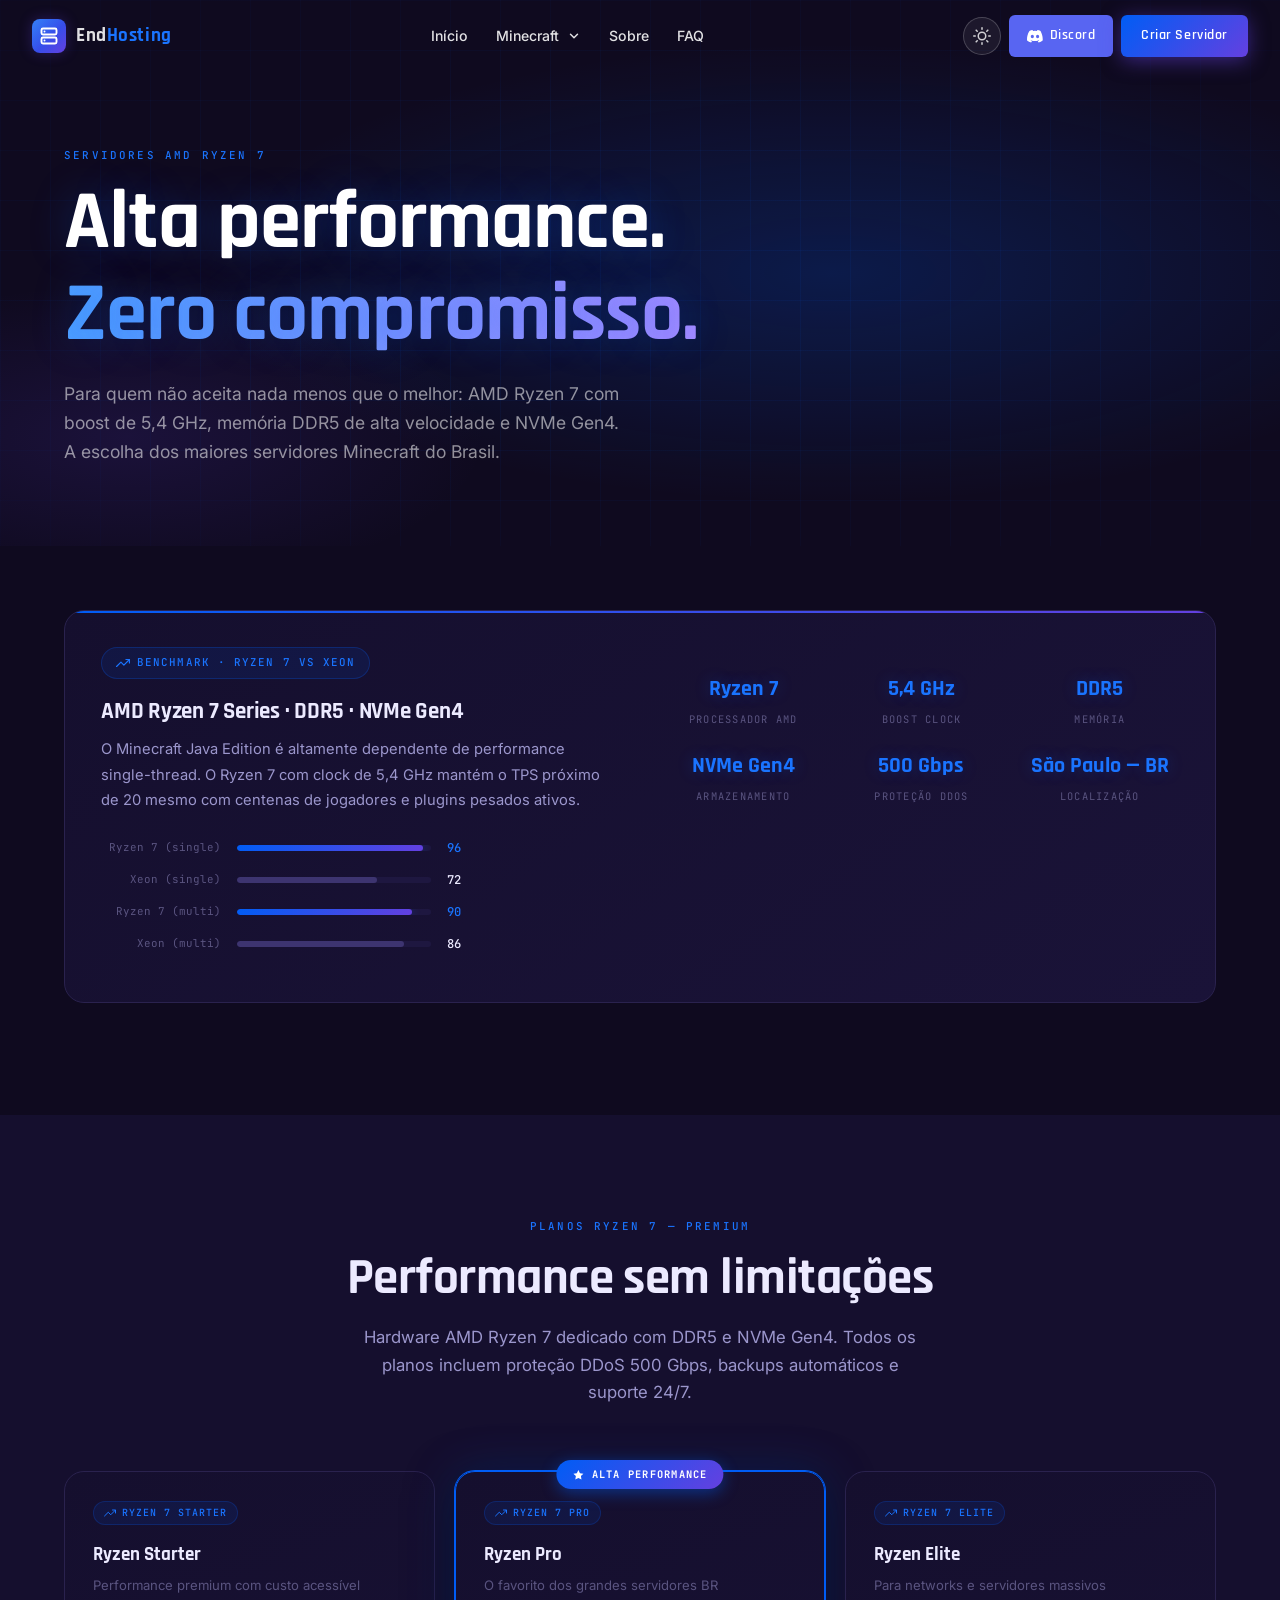
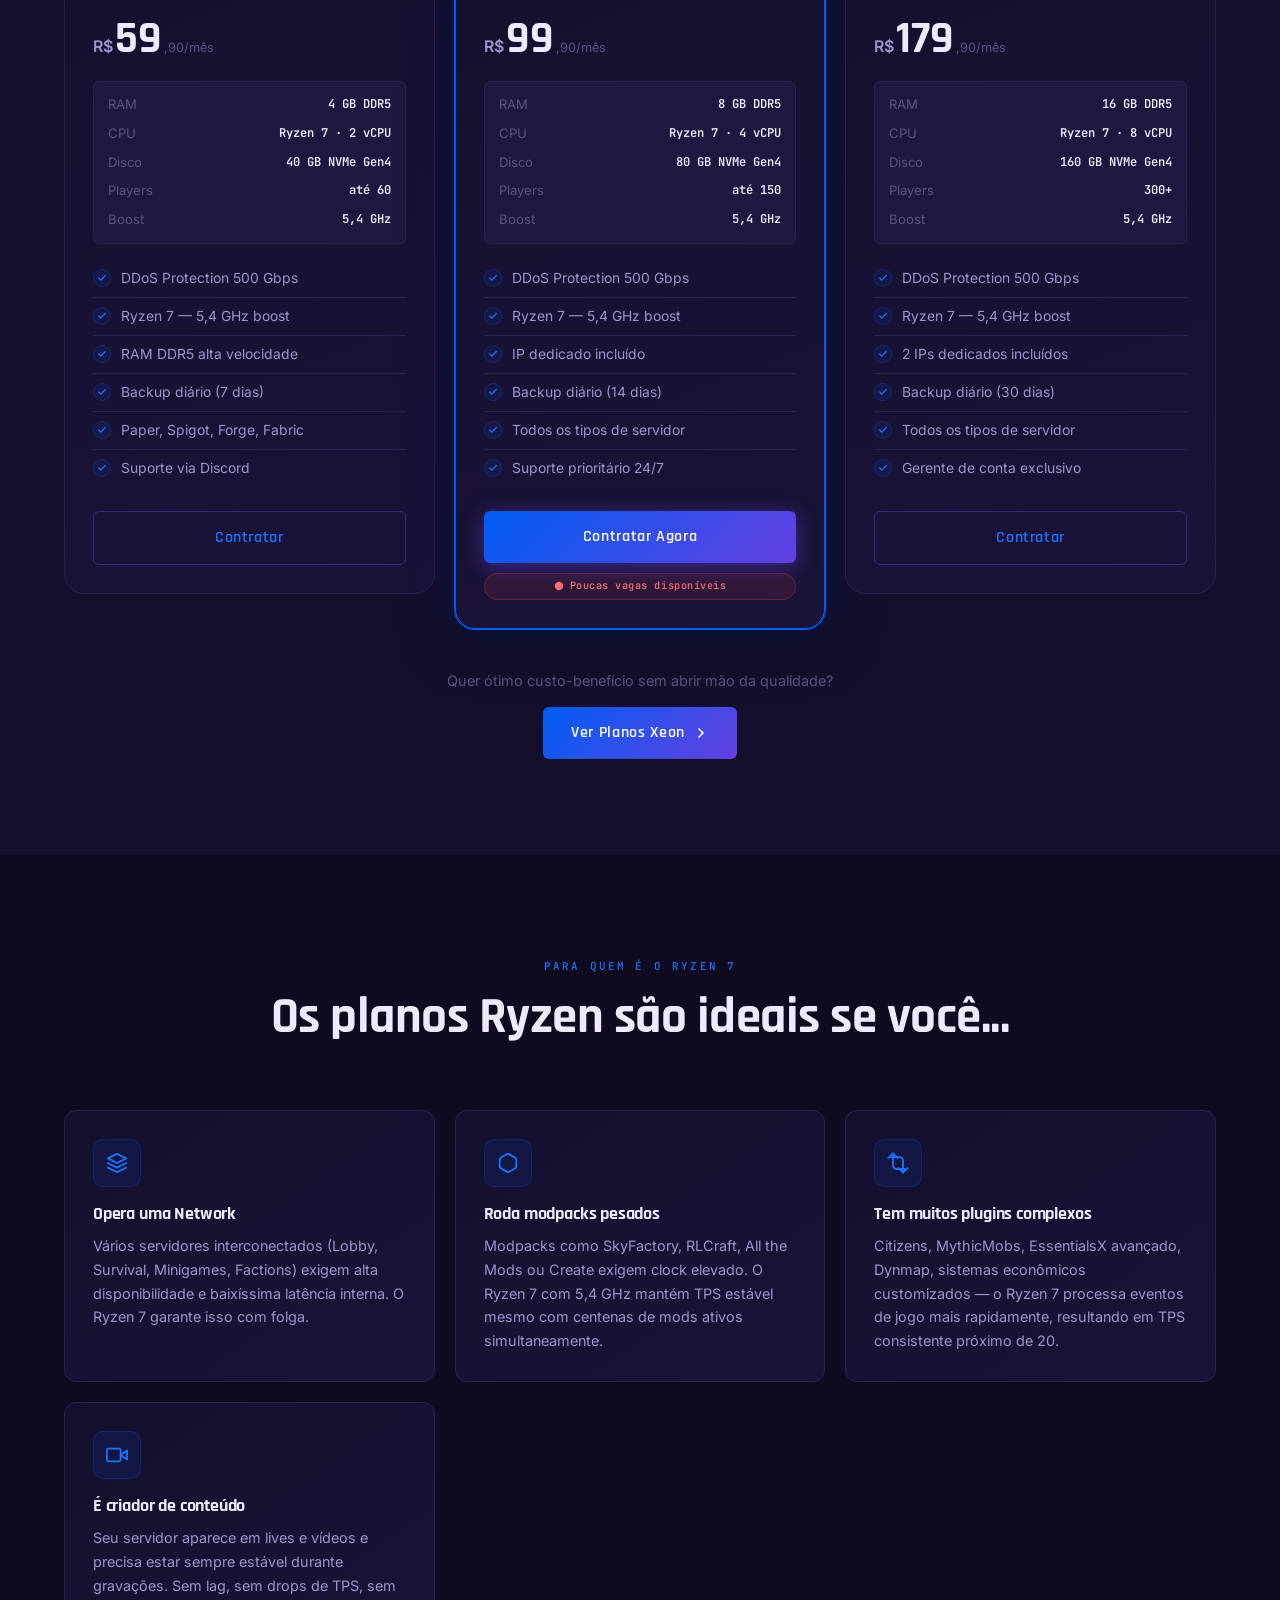
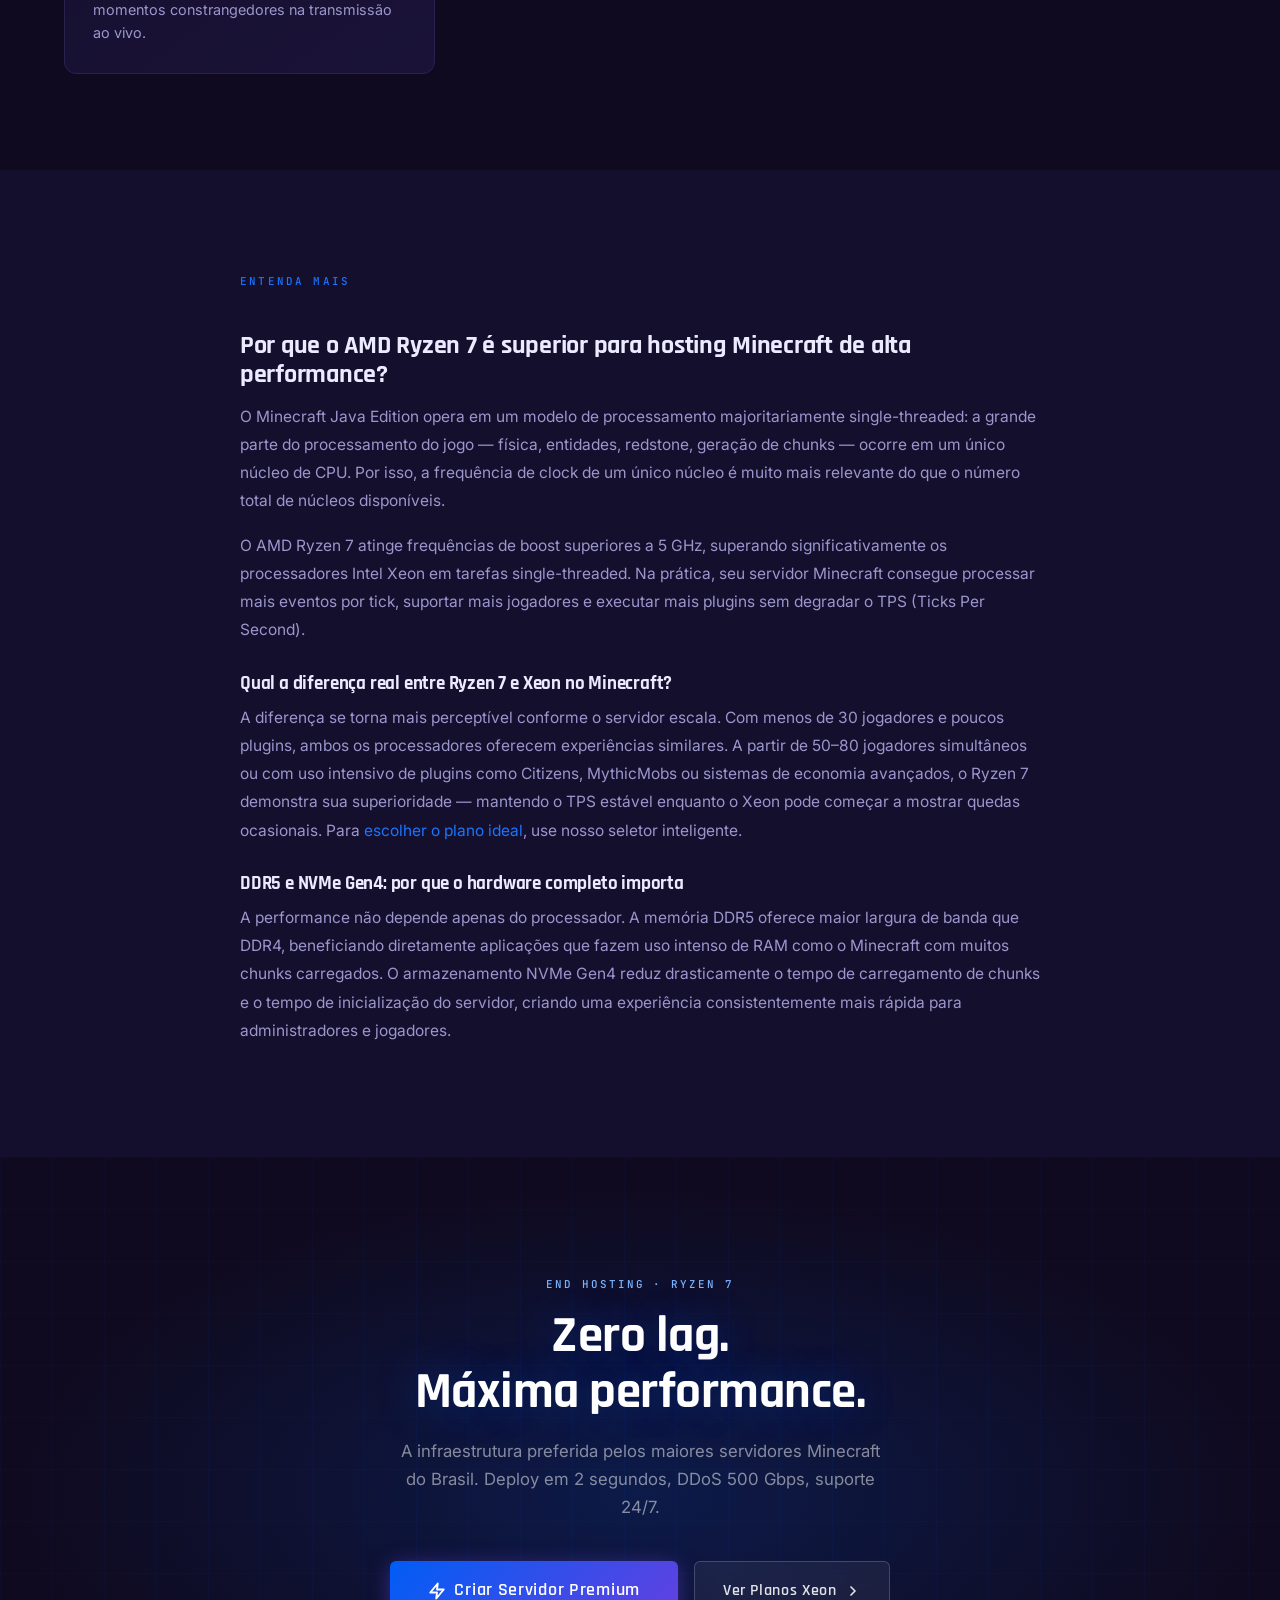
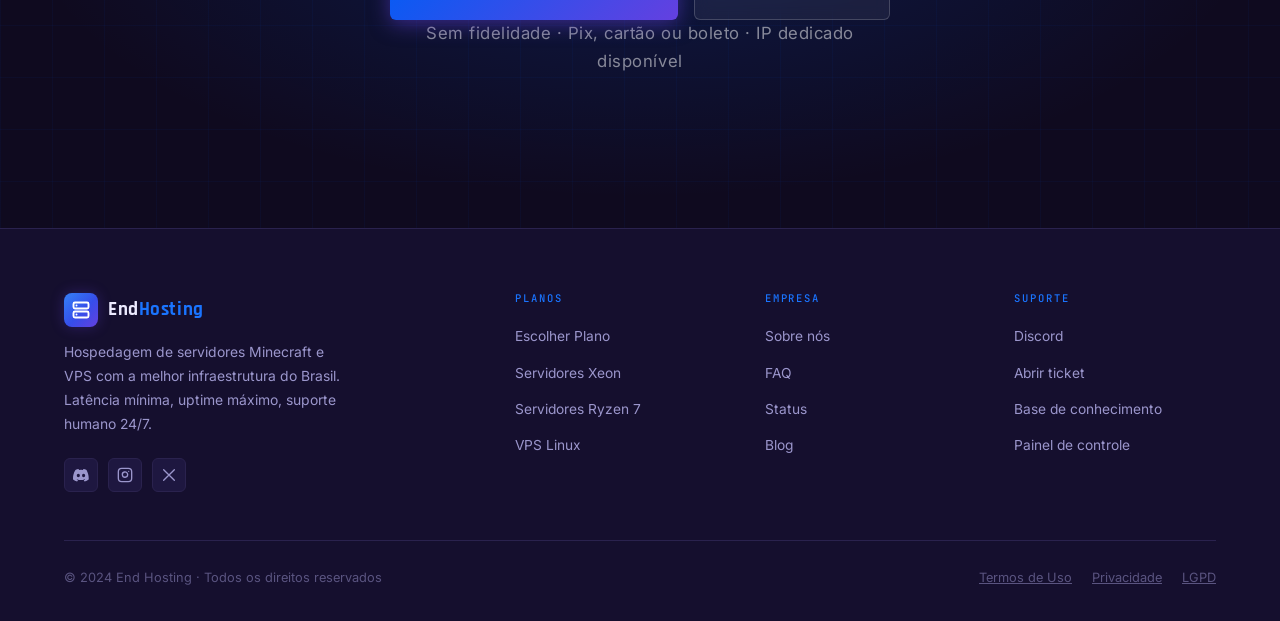
<file: planos-ryzen7.html>
<!DOCTYPE html>
<html lang="pt-BR" data-theme="dark">
<head>
  <meta charset="UTF-8"/>
  <meta name="theme-color" content="#0f0a1f"/>
  <meta name="viewport" content="width=device-width, initial-scale=1.0"/>
  <title>Planos Ryzen 7 — Hosting Minecraft Alta Performance no Brasil | End Hosting</title>
  <meta name="description" content="Servidores Minecraft com AMD Ryzen 7 5.4 GHz e DDR5 no Brasil. Para grandes comunidades, networks e modpacks. Máxima performance single-thread. A partir de R$ 59,90/mês."/>
  <meta name="keywords" content="hosting minecraft alta performance, servidor ryzen 7 minecraft, minecraft alta performance brasil, end hosting ryzen, servidor minecraft sem lag"/>
  <link rel="canonical" href="https://endhosting.com.br/planos-ryzen7.html"/>
  <link rel="preconnect" href="https://fonts.googleapis.com"/>
  <link rel="preconnect" href="https://fonts.gstatic.com" crossorigin/>
  <link rel="stylesheet" href="css/style.css"/>
</head>
<body>

  <div id="scroll-bar" aria-hidden="true"></div>

<nav class="nav" role="navigation" aria-label="Navegação principal">
  <div class="nav-inner">

    <!-- Logo -->
    <a href="index.html" class="nav-logo" aria-label="End Hosting – Página inicial">
      <div class="nav-logo-mark" aria-hidden="true">
        <svg width="18" height="18" viewBox="0 0 24 24" fill="none" stroke="currentColor" stroke-width="2.5" stroke-linecap="round" stroke-linejoin="round">
          <rect x="2" y="2" width="20" height="8" rx="2"/><rect x="2" y="14" width="20" height="8" rx="2"/>
          <line x1="6" y1="6" x2="6.01" y2="6"/><line x1="6" y1="18" x2="6.01" y2="18"/>
        </svg>
      </div>
      <span class="nav-logo-text">End<span class="accent">Hosting</span></span>
    </a>

    <!-- Desktop links -->
    <ul class="nav-links" role="list">
      <li>
        <a href="index.html" class="nav-link">Início</a>
      </li>

      <!-- Dropdown: Hospedagem de Minecraft -->
      <li class="nav-dropdown">
        <a href="minecraft.html" class="nav-link" tabindex="0" aria-haspopup="true" aria-expanded="false">
          Minecraft
          <svg width="14" height="14" viewBox="0 0 24 24" fill="none" stroke="currentColor" stroke-width="2.5" stroke-linecap="round" stroke-linejoin="round" aria-hidden="true"><polyline points="6 9 12 15 18 9"/></svg>
        </a>
        <div class="dropdown-menu" role="menu">
          <a href="minecraft.html" class="dropdown-item" role="menuitem">
            <svg width="16" height="16" viewBox="0 0 24 24" fill="none" stroke="currentColor" stroke-width="2" stroke-linecap="round" stroke-linejoin="round"><path d="M21 10c0 7-9 13-9 13s-9-6-9-13a9 9 0 0 1 18 0z"/><circle cx="12" cy="10" r="3"/></svg>
            Escolher Plano
          </a>
          <div class="dropdown-divider"></div>
          <a href="planos-xeon.html" class="dropdown-item" role="menuitem">
            <svg width="16" height="16" viewBox="0 0 24 24" fill="none" stroke="currentColor" stroke-width="2" stroke-linecap="round" stroke-linejoin="round"><rect x="9" y="9" width="6" height="6"/><path d="M9 1v3M15 1v3M9 20v3M15 20v3M1 9h3M1 15h3M20 9h3M20 15h3M3 3l18 0 0 18H3z"/></svg>
            Planos Xeon
          </a>
          <a href="planos-ryzen7.html" class="dropdown-item" role="menuitem">
            <svg width="16" height="16" viewBox="0 0 24 24" fill="none" stroke="currentColor" stroke-width="2" stroke-linecap="round" stroke-linejoin="round"><polyline points="23 6 13.5 15.5 8.5 10.5 1 18"/><polyline points="17 6 23 6 23 12"/></svg>
            Planos Ryzen 7
          </a>
        </div>
      </li>

      <li><a href="sobre.html" class="nav-link">Sobre</a></li>
      <li><a href="faq.html"   class="nav-link">FAQ</a></li>
    </ul>

    <!-- Actions -->
    <div class="nav-actions">
      <button class="theme-btn" onclick="toggleTheme()" aria-label="Alternar tema">
        <svg width="18" height="18" viewBox="0 0 24 24" fill="none" stroke="currentColor" stroke-width="2" stroke-linecap="round" stroke-linejoin="round"><path d="M21 12.8A9 9 0 1 1 11.2 3a7 7 0 0 0 9.8 9.8z"/></svg>
      </button>

      <a href="https://discord.gg/endhosting" target="_blank" rel="noopener" class="btn-discord" aria-label="Entrar no Discord da End Hosting">
        <svg width="16" height="16" viewBox="0 0 24 24" fill="currentColor" aria-hidden="true"><path d="M20.3 4.4A19.2 19.2 0 0 0 15.6 3c-.2.4-.5 1-.7 1.4a17.8 17.8 0 0 0-5.8 0C8.9 4 8.5 3.4 8.3 3A19 19 0 0 0 3.7 4.4C.5 9.4-.3 14.2.1 18.9a19.4 19.4 0 0 0 6 3c.5-.7 1-1.4 1.3-2.2-.7-.3-1.4-.6-2-1l.5-.4c3.8 1.8 8 1.8 11.8 0l.5.4c-.7.4-1.3.8-2 1 .3.8.8 1.5 1.3 2.2 2.2-.7 4.3-1.8 6-3 .5-5.4-.9-10.1-3.2-14.5zM8 15.5c-1.3 0-2.3-1.2-2.3-2.6 0-1.4 1-2.6 2.3-2.6s2.3 1.1 2.3 2.6c0 1.4-1 2.6-2.3 2.6zm7.9 0c-1.3 0-2.3-1.2-2.3-2.6 0-1.4 1-2.6 2.3-2.6s2.3 1.1 2.3 2.6c0 1.4-1 2.6-2.3 2.6z"/></svg>
        Discord
      </a>

      <a href="minecraft.html" class="btn btn-primary btn-sm">Criar Servidor</a>

      <button class="hamburger" aria-expanded="false" aria-label="Abrir menu" aria-controls="mobile-menu">
        <span></span><span></span><span></span>
      </button>
    </div>
  </div>

  <!-- Mobile menu -->
  <nav class="mobile-menu" id="mobile-menu" aria-label="Menu mobile">
    <a href="index.html"         class="nav-link">Início</a>

    <div class="nav-link" style="cursor:default;opacity:0.55;font-size:0.72rem;letter-spacing:0.12em;text-transform:uppercase;font-family:'JetBrains Mono',monospace;padding:10px 16px 4px;">
      Minecraft
    </div>
    <div class="mobile-sub">
      <a href="minecraft.html"     class="nav-link">Escolher Plano</a>
      <a href="planos-xeon.html"   class="nav-link">Planos Xeon</a>
      <a href="planos-ryzen7.html" class="nav-link">Planos Ryzen 7</a>
    </div>

    <div class="mobile-menu-divider"></div>
    <a href="sobre.html"           class="nav-link">Sobre</a>
    <a href="faq.html"             class="nav-link">FAQ</a>

    <a href="https://discord.gg/endhosting" target="_blank" rel="noopener" class="btn-discord">
      <svg width="16" height="16" viewBox="0 0 24 24" fill="currentColor"><path d="M20.3 4.4A19.2 19.2 0 0 0 15.6 3c-.2.4-.5 1-.7 1.4a17.8 17.8 0 0 0-5.8 0C8.9 4 8.5 3.4 8.3 3A19 19 0 0 0 3.7 4.4C.5 9.4-.3 14.2.1 18.9a19.4 19.4 0 0 0 6 3c.5-.7 1-1.4 1.3-2.2-.7-.3-1.4-.6-2-1l.5-.4c3.8 1.8 8 1.8 11.8 0l.5.4c-.7.4-1.3.8-2 1 .3.8.8 1.5 1.3 2.2 2.2-.7 4.3-1.8 6-3 .5-5.4-.9-10.1-3.2-14.5zM8 15.5c-1.3 0-2.3-1.2-2.3-2.6 0-1.4 1-2.6 2.3-2.6s2.3 1.1 2.3 2.6c0 1.4-1 2.6-2.3 2.6zm7.9 0c-1.3 0-2.3-1.2-2.3-2.6 0-1.4 1-2.6 2.3-2.6s2.3 1.1 2.3 2.6c0 1.4-1 2.6-2.3 2.6z"/></svg>
      Entrar no Discord
    </a>
  </nav>
</nav>

  <!-- ════════════════════════════════════════
       PAGE HEADER
  ════════════════════════════════════════ -->
  <header class="page-header" aria-labelledby="page-h1">
    <div class="container">
      <span class="label">Servidores AMD Ryzen 7</span>
      <h1 id="page-h1">Alta performance.<br><em>Zero compromisso.</em></h1>
      <p>Para quem não aceita nada menos que o melhor: AMD Ryzen 7 com boost de 5,4 GHz, memória DDR5 de alta velocidade e NVMe Gen4. A escolha dos maiores servidores Minecraft do Brasil.</p>
    </div>
  </header>

  <!-- ════════════════════════════════════════
       HARDWARE CARD + PERFORMANCE COMPARISON
  ════════════════════════════════════════ -->
  <section class="section-sm" aria-labelledby="hw-title">
    <div class="container">
      <div class="hw-card fade-up">
        <div style="display:grid;grid-template-columns:1fr 1fr;gap:48px;align-items:start;" class="hw-2col">

          <div>
            <div class="hw-badge">
              <svg width="14" height="14" viewBox="0 0 24 24" fill="none" stroke="currentColor" stroke-width="2" stroke-linecap="round" stroke-linejoin="round" aria-hidden="true"><polyline points="23 6 13.5 15.5 8.5 10.5 1 18"/><polyline points="17 6 23 6 23 12"/></svg>
              Benchmark · Ryzen 7 vs Xeon
            </div>
            <h2 id="hw-title" style="font-size:1.45rem;margin-bottom:12px;">AMD Ryzen 7 Series · DDR5 · NVMe Gen4</h2>
            <p style="color:var(--text-secondary);font-size:0.92rem;line-height:1.75;margin-bottom:20px;">
              O Minecraft Java Edition é altamente dependente de performance single-thread. O Ryzen 7 com clock de 5,4 GHz mantém o TPS próximo de 20 mesmo com centenas de jogadores e plugins pesados ativos.
            </p>
            <div class="perf-wrap" style="max-width:380px;">
              <div class="perf-row">
                <span class="perf-lbl">Ryzen 7 (single)</span>
                <div class="perf-outer"><div class="perf-inner perf-inner-a" style="width:96%"></div></div>
                <span class="perf-score" style="color:var(--blue-light)">96</span>
              </div>
              <div class="perf-row">
                <span class="perf-lbl">Xeon (single)</span>
                <div class="perf-outer"><div class="perf-inner perf-inner-b" style="width:72%"></div></div>
                <span class="perf-score">72</span>
              </div>
              <div class="perf-row">
                <span class="perf-lbl">Ryzen 7 (multi)</span>
                <div class="perf-outer"><div class="perf-inner perf-inner-a" style="width:90%"></div></div>
                <span class="perf-score" style="color:var(--blue-light)">90</span>
              </div>
              <div class="perf-row">
                <span class="perf-lbl">Xeon (multi)</span>
                <div class="perf-outer"><div class="perf-inner perf-inner-b" style="width:86%"></div></div>
                <span class="perf-score">86</span>
              </div>
            </div>
          </div>

          <div class="hw-grid">
            <div class="hw-item"><div class="hw-val">Ryzen 7</div><div class="hw-key">Processador AMD</div></div>
            <div class="hw-item"><div class="hw-val">5,4 GHz</div><div class="hw-key">Boost clock</div></div>
            <div class="hw-item"><div class="hw-val">DDR5</div><div class="hw-key">Memória</div></div>
            <div class="hw-item"><div class="hw-val">NVMe Gen4</div><div class="hw-key">Armazenamento</div></div>
            <div class="hw-item"><div class="hw-val">500 Gbps</div><div class="hw-key">Proteção DDoS</div></div>
            <div class="hw-item"><div class="hw-val">São Paulo — BR</div><div class="hw-key">Localização</div></div>
          </div>

        </div>
      </div>
    </div>
  </section>

  <!-- ════════════════════════════════════════
       PLANS
  ════════════════════════════════════════ -->
  <section class="section" style="background:var(--bg-surface)" aria-labelledby="plans-h2">
    <div class="container">
      <div class="section-header fade-up">
        <span class="label">Planos Ryzen 7 — Premium</span>
        <h2 id="plans-h2">Performance sem limitações</h2>
        <p>Hardware AMD Ryzen 7 dedicado com DDR5 e NVMe Gen4. Todos os planos incluem proteção DDoS 500 Gbps, backups automáticos e suporte 24/7.</p>
      </div>

      <div class="plans-grid stagger">

        <!-- Ryzen Starter -->
        <div class="plan-card">
          <div class="plan-type">
            <svg width="12" height="12" viewBox="0 0 24 24" fill="none" stroke="currentColor" stroke-width="2" stroke-linecap="round" stroke-linejoin="round" aria-hidden="true"><polyline points="23 6 13.5 15.5 8.5 10.5 1 18"/><polyline points="17 6 23 6 23 12"/></svg>
            Ryzen 7 Starter
          </div>
          <div class="plan-name">Ryzen Starter</div>
          <div class="plan-tag">Performance premium com custo acessível</div>
          <div class="plan-price">
            <span class="curr">R$</span>
            <span class="amt">59</span>
            <span class="per">,90/mês</span>
          </div>
          <div class="plan-specs">
            <div class="spec-row"><span class="spec-k">RAM</span>   <span class="spec-v">4 GB DDR5</span></div>
            <div class="spec-row"><span class="spec-k">CPU</span>   <span class="spec-v">Ryzen 7 · 2 vCPU</span></div>
            <div class="spec-row"><span class="spec-k">Disco</span> <span class="spec-v">40 GB NVMe Gen4</span></div>
            <div class="spec-row"><span class="spec-k">Players</span><span class="spec-v">até 60</span></div>
            <div class="spec-row"><span class="spec-k">Boost</span> <span class="spec-v">5,4 GHz</span></div>
          </div>
          <ul class="plan-features" aria-label="Recursos incluídos">
            <li class="plan-feat"><span class="chk" aria-hidden="true"><svg width="10" height="10" viewBox="0 0 24 24" fill="none" stroke="currentColor" stroke-width="3" stroke-linecap="round" stroke-linejoin="round"><polyline points="20 6 9 17 4 12"/></svg></span>DDoS Protection 500 Gbps</li>
            <li class="plan-feat"><span class="chk" aria-hidden="true"><svg width="10" height="10" viewBox="0 0 24 24" fill="none" stroke="currentColor" stroke-width="3" stroke-linecap="round" stroke-linejoin="round"><polyline points="20 6 9 17 4 12"/></svg></span>Ryzen 7 — 5,4 GHz boost</li>
            <li class="plan-feat"><span class="chk" aria-hidden="true"><svg width="10" height="10" viewBox="0 0 24 24" fill="none" stroke="currentColor" stroke-width="3" stroke-linecap="round" stroke-linejoin="round"><polyline points="20 6 9 17 4 12"/></svg></span>RAM DDR5 alta velocidade</li>
            <li class="plan-feat"><span class="chk" aria-hidden="true"><svg width="10" height="10" viewBox="0 0 24 24" fill="none" stroke="currentColor" stroke-width="3" stroke-linecap="round" stroke-linejoin="round"><polyline points="20 6 9 17 4 12"/></svg></span>Backup diário (7 dias)</li>
            <li class="plan-feat"><span class="chk" aria-hidden="true"><svg width="10" height="10" viewBox="0 0 24 24" fill="none" stroke="currentColor" stroke-width="3" stroke-linecap="round" stroke-linejoin="round"><polyline points="20 6 9 17 4 12"/></svg></span>Paper, Spigot, Forge, Fabric</li>
            <li class="plan-feat"><span class="chk" aria-hidden="true"><svg width="10" height="10" viewBox="0 0 24 24" fill="none" stroke="currentColor" stroke-width="3" stroke-linecap="round" stroke-linejoin="round"><polyline points="20 6 9 17 4 12"/></svg></span>Suporte via Discord</li>
          </ul>
          <a href="minecraft.html" class="btn btn-secondary btn-block">Contratar</a>
        </div>

        <!-- Ryzen Pro – Featured -->
        <div class="plan-card featured">
          <div class="plan-badge">
            <svg width="12" height="12" viewBox="0 0 24 24" fill="currentColor" aria-hidden="true"><polygon points="12 2 15.1 8.3 22 9.3 17 14.1 18.2 21 12 17.8 5.8 21 7 14.1 2 9.3 8.9 8.3 12 2"/></svg>
            Alta Performance
          </div>
          <div class="plan-type">
            <svg width="12" height="12" viewBox="0 0 24 24" fill="none" stroke="currentColor" stroke-width="2" stroke-linecap="round" stroke-linejoin="round" aria-hidden="true"><polyline points="23 6 13.5 15.5 8.5 10.5 1 18"/><polyline points="17 6 23 6 23 12"/></svg>
            Ryzen 7 Pro
          </div>
          <div class="plan-name">Ryzen Pro</div>
          <div class="plan-tag">O favorito dos grandes servidores BR</div>
          <div class="plan-price">
            <span class="curr">R$</span>
            <span class="amt">99</span>
            <span class="per">,90/mês</span>
          </div>
          <div class="plan-specs">
            <div class="spec-row"><span class="spec-k">RAM</span>   <span class="spec-v">8 GB DDR5</span></div>
            <div class="spec-row"><span class="spec-k">CPU</span>   <span class="spec-v">Ryzen 7 · 4 vCPU</span></div>
            <div class="spec-row"><span class="spec-k">Disco</span> <span class="spec-v">80 GB NVMe Gen4</span></div>
            <div class="spec-row"><span class="spec-k">Players</span><span class="spec-v">até 150</span></div>
            <div class="spec-row"><span class="spec-k">Boost</span> <span class="spec-v">5,4 GHz</span></div>
          </div>
          <ul class="plan-features" aria-label="Recursos incluídos">
            <li class="plan-feat"><span class="chk" aria-hidden="true"><svg width="10" height="10" viewBox="0 0 24 24" fill="none" stroke="currentColor" stroke-width="3" stroke-linecap="round" stroke-linejoin="round"><polyline points="20 6 9 17 4 12"/></svg></span>DDoS Protection 500 Gbps</li>
            <li class="plan-feat"><span class="chk" aria-hidden="true"><svg width="10" height="10" viewBox="0 0 24 24" fill="none" stroke="currentColor" stroke-width="3" stroke-linecap="round" stroke-linejoin="round"><polyline points="20 6 9 17 4 12"/></svg></span>Ryzen 7 — 5,4 GHz boost</li>
            <li class="plan-feat"><span class="chk" aria-hidden="true"><svg width="10" height="10" viewBox="0 0 24 24" fill="none" stroke="currentColor" stroke-width="3" stroke-linecap="round" stroke-linejoin="round"><polyline points="20 6 9 17 4 12"/></svg></span>IP dedicado incluído</li>
            <li class="plan-feat"><span class="chk" aria-hidden="true"><svg width="10" height="10" viewBox="0 0 24 24" fill="none" stroke="currentColor" stroke-width="3" stroke-linecap="round" stroke-linejoin="round"><polyline points="20 6 9 17 4 12"/></svg></span>Backup diário (14 dias)</li>
            <li class="plan-feat"><span class="chk" aria-hidden="true"><svg width="10" height="10" viewBox="0 0 24 24" fill="none" stroke="currentColor" stroke-width="3" stroke-linecap="round" stroke-linejoin="round"><polyline points="20 6 9 17 4 12"/></svg></span>Todos os tipos de servidor</li>
            <li class="plan-feat"><span class="chk" aria-hidden="true"><svg width="10" height="10" viewBox="0 0 24 24" fill="none" stroke="currentColor" stroke-width="3" stroke-linecap="round" stroke-linejoin="round"><polyline points="20 6 9 17 4 12"/></svg></span>Suporte prioritário 24/7</li>
          </ul>
          <a href="minecraft.html" class="btn btn-primary btn-block">Contratar Agora</a>
          <div class="urgency">
            <svg width="10" height="10" viewBox="0 0 24 24" fill="currentColor" aria-hidden="true"><circle cx="12" cy="12" r="10"/></svg>
            Poucas vagas disponíveis
          </div>
        </div>

        <!-- Ryzen Elite -->
        <div class="plan-card">
          <div class="plan-type">
            <svg width="12" height="12" viewBox="0 0 24 24" fill="none" stroke="currentColor" stroke-width="2" stroke-linecap="round" stroke-linejoin="round" aria-hidden="true"><polyline points="23 6 13.5 15.5 8.5 10.5 1 18"/><polyline points="17 6 23 6 23 12"/></svg>
            Ryzen 7 Elite
          </div>
          <div class="plan-name">Ryzen Elite</div>
          <div class="plan-tag">Para networks e servidores massivos</div>
          <div class="plan-price">
            <span class="curr">R$</span>
            <span class="amt">179</span>
            <span class="per">,90/mês</span>
          </div>
          <div class="plan-specs">
            <div class="spec-row"><span class="spec-k">RAM</span>   <span class="spec-v">16 GB DDR5</span></div>
            <div class="spec-row"><span class="spec-k">CPU</span>   <span class="spec-v">Ryzen 7 · 8 vCPU</span></div>
            <div class="spec-row"><span class="spec-k">Disco</span> <span class="spec-v">160 GB NVMe Gen4</span></div>
            <div class="spec-row"><span class="spec-k">Players</span><span class="spec-v">300+</span></div>
            <div class="spec-row"><span class="spec-k">Boost</span> <span class="spec-v">5,4 GHz</span></div>
          </div>
          <ul class="plan-features" aria-label="Recursos incluídos">
            <li class="plan-feat"><span class="chk" aria-hidden="true"><svg width="10" height="10" viewBox="0 0 24 24" fill="none" stroke="currentColor" stroke-width="3" stroke-linecap="round" stroke-linejoin="round"><polyline points="20 6 9 17 4 12"/></svg></span>DDoS Protection 500 Gbps</li>
            <li class="plan-feat"><span class="chk" aria-hidden="true"><svg width="10" height="10" viewBox="0 0 24 24" fill="none" stroke="currentColor" stroke-width="3" stroke-linecap="round" stroke-linejoin="round"><polyline points="20 6 9 17 4 12"/></svg></span>Ryzen 7 — 5,4 GHz boost</li>
            <li class="plan-feat"><span class="chk" aria-hidden="true"><svg width="10" height="10" viewBox="0 0 24 24" fill="none" stroke="currentColor" stroke-width="3" stroke-linecap="round" stroke-linejoin="round"><polyline points="20 6 9 17 4 12"/></svg></span>2 IPs dedicados incluídos</li>
            <li class="plan-feat"><span class="chk" aria-hidden="true"><svg width="10" height="10" viewBox="0 0 24 24" fill="none" stroke="currentColor" stroke-width="3" stroke-linecap="round" stroke-linejoin="round"><polyline points="20 6 9 17 4 12"/></svg></span>Backup diário (30 dias)</li>
            <li class="plan-feat"><span class="chk" aria-hidden="true"><svg width="10" height="10" viewBox="0 0 24 24" fill="none" stroke="currentColor" stroke-width="3" stroke-linecap="round" stroke-linejoin="round"><polyline points="20 6 9 17 4 12"/></svg></span>Todos os tipos de servidor</li>
            <li class="plan-feat"><span class="chk" aria-hidden="true"><svg width="10" height="10" viewBox="0 0 24 24" fill="none" stroke="currentColor" stroke-width="3" stroke-linecap="round" stroke-linejoin="round"><polyline points="20 6 9 17 4 12"/></svg></span>Gerente de conta exclusivo</li>
          </ul>
          <a href="minecraft.html" class="btn btn-secondary btn-block">Contratar</a>
        </div>

      </div>

      <div class="fade-up" style="text-align:center;margin-top:40px;">
        <p style="color:var(--text-muted);font-size:0.9rem;margin-bottom:14px;">Quer ótimo custo-benefício sem abrir mão da qualidade?</p>
        <a href="planos-xeon.html" class="btn btn-dark">
          Ver Planos Xeon
          <svg width="16" height="16" viewBox="0 0 24 24" fill="none" stroke="currentColor" stroke-width="2.5" stroke-linecap="round" stroke-linejoin="round" aria-hidden="true"><polyline points="9 18 15 12 9 6"/></svg>
        </a>
      </div>
    </div>
  </section>

  <!-- ════════════════════════════════════════
       TARGET AUDIENCE
  ════════════════════════════════════════ -->
  <section class="section" aria-labelledby="for-h2">
    <div class="container">
      <div class="section-header fade-up">
        <span class="label">Para quem é o Ryzen 7</span>
        <h2 id="for-h2">Os planos Ryzen são ideais se você...</h2>
      </div>
      <div class="features-grid stagger">

        <div class="feature-card">
          <div class="feature-icon">
            <svg width="22" height="22" viewBox="0 0 24 24" fill="none" stroke="currentColor" stroke-width="2" stroke-linecap="round" stroke-linejoin="round" aria-hidden="true"><polygon points="12 2 2 7 12 12 22 7 12 2"/><polyline points="2 17 12 22 22 17"/><polyline points="2 12 12 17 22 12"/></svg>
          </div>
          <h3>Opera uma Network</h3>
          <p>Vários servidores interconectados (Lobby, Survival, Minigames, Factions) exigem alta disponibilidade e baixíssima latência interna. O Ryzen 7 garante isso com folga.</p>
        </div>

        <div class="feature-card">
          <div class="feature-icon">
            <svg width="22" height="22" viewBox="0 0 24 24" fill="none" stroke="currentColor" stroke-width="2" stroke-linecap="round" stroke-linejoin="round" aria-hidden="true"><path d="M21 16V8a2 2 0 0 0-1-1.73l-7-4a2 2 0 0 0-2 0l-7 4A2 2 0 0 0 3 8v8a2 2 0 0 0 1 1.73l7 4a2 2 0 0 0 2 0l7-4A2 2 0 0 0 21 16z"/></svg>
          </div>
          <h3>Roda modpacks pesados</h3>
          <p>Modpacks como SkyFactory, RLCraft, All the Mods ou Create exigem clock elevado. O Ryzen 7 com 5,4 GHz mantém TPS estável mesmo com centenas de mods ativos simultaneamente.</p>
        </div>

        <div class="feature-card">
          <div class="feature-icon">
            <svg width="22" height="22" viewBox="0 0 24 24" fill="none" stroke="currentColor" stroke-width="2" stroke-linecap="round" stroke-linejoin="round" aria-hidden="true"><path d="M22.5 17.5l-5 5-5-5"/><path d="M17.5 22.5V9.5a4 4 0 0 0-4-4h-9"/><path d="M1.5 6.5l5-5 5 5"/><path d="M6.5 1.5V14.5a4 4 0 0 0 4 4h9"/></svg>
          </div>
          <h3>Tem muitos plugins complexos</h3>
          <p>Citizens, MythicMobs, EssentialsX avançado, Dynmap, sistemas econômicos customizados — o Ryzen 7 processa eventos de jogo mais rapidamente, resultando em TPS consistente próximo de 20.</p>
        </div>

        <div class="feature-card">
          <div class="feature-icon">
            <svg width="22" height="22" viewBox="0 0 24 24" fill="none" stroke="currentColor" stroke-width="2" stroke-linecap="round" stroke-linejoin="round" aria-hidden="true"><path d="M23 7l-7 5 7 5V7z"/><rect x="1" y="5" width="15" height="14" rx="2"/></svg>
          </div>
          <h3>É criador de conteúdo</h3>
          <p>Seu servidor aparece em lives e vídeos e precisa estar sempre estável durante gravações. Sem lag, sem drops de TPS, sem momentos constrangedores na transmissão ao vivo.</p>
        </div>

      </div>
    </div>
  </section>

  <!-- ════════════════════════════════════════
       SEO CONTENT
  ════════════════════════════════════════ -->
  <section class="section" style="background:var(--bg-surface)" aria-labelledby="seo-h2">
    <div class="container">
      <div class="content-art">
        <div class="fade-up">
          <span class="label">Entenda mais</span>
          <h2 id="seo-h2">Por que o AMD Ryzen 7 é superior para hosting Minecraft de alta performance?</h2>
          <p>O Minecraft Java Edition opera em um modelo de processamento majoritariamente single-threaded: a grande parte do processamento do jogo — física, entidades, redstone, geração de chunks — ocorre em um único núcleo de CPU. Por isso, a frequência de clock de um único núcleo é muito mais relevante do que o número total de núcleos disponíveis.</p>
          <p>O AMD Ryzen 7 atinge frequências de boost superiores a 5 GHz, superando significativamente os processadores Intel Xeon em tarefas single-threaded. Na prática, seu servidor Minecraft consegue processar mais eventos por tick, suportar mais jogadores e executar mais plugins sem degradar o TPS (Ticks Per Second).</p>
        </div>

        <div class="fade-up">
          <h3>Qual a diferença real entre Ryzen 7 e Xeon no Minecraft?</h3>
          <p>A diferença se torna mais perceptível conforme o servidor escala. Com menos de 30 jogadores e poucos plugins, ambos os processadores oferecem experiências similares. A partir de 50–80 jogadores simultâneos ou com uso intensivo de plugins como Citizens, MythicMobs ou sistemas de economia avançados, o Ryzen 7 demonstra sua superioridade — mantendo o TPS estável enquanto o Xeon pode começar a mostrar quedas ocasionais. Para <a href="minecraft.html" style="color:var(--blue-light);">escolher o plano ideal</a>, use nosso seletor inteligente.</p>
        </div>

        <div class="fade-up">
          <h3>DDR5 e NVMe Gen4: por que o hardware completo importa</h3>
          <p>A performance não depende apenas do processador. A memória DDR5 oferece maior largura de banda que DDR4, beneficiando diretamente aplicações que fazem uso intenso de RAM como o Minecraft com muitos chunks carregados. O armazenamento NVMe Gen4 reduz drasticamente o tempo de carregamento de chunks e o tempo de inicialização do servidor, criando uma experiência consistentemente mais rápida para administradores e jogadores.</p>
        </div>
      </div>
    </div>
  </section>

  <!-- ════════════════════════════════════════
       CTA
  ════════════════════════════════════════ -->
  <section class="cta-section" aria-labelledby="cta-h2">
    <div class="container">
      <span class="label" style="color:#7ab4ff;">End Hosting · Ryzen 7</span>
      <h2 id="cta-h2">Zero lag.<br>Máxima performance.</h2>
      <p>A infraestrutura preferida pelos maiores servidores Minecraft do Brasil. Deploy em 2 segundos, DDoS 500 Gbps, suporte 24/7.</p>
      <div class="cta-actions">
        <a href="minecraft.html" class="btn btn-primary btn-lg">
          <svg width="18" height="18" viewBox="0 0 24 24" fill="none" stroke="currentColor" stroke-width="2.5" stroke-linecap="round" stroke-linejoin="round" aria-hidden="true"><polygon points="13 2 3 14 12 14 11 22 21 10 12 10 13 2"/></svg>
          Criar Servidor Premium
        </a>
        <a href="planos-xeon.html" class="btn btn-ghost">
          Ver Planos Xeon
          <svg width="16" height="16" viewBox="0 0 24 24" fill="none" stroke="currentColor" stroke-width="2.5" stroke-linecap="round" stroke-linejoin="round" aria-hidden="true"><polyline points="9 18 15 12 9 6"/></svg>
        </a>
      </div>
      <p class="cta-fine">Sem fidelidade · Pix, cartão ou boleto · IP dedicado disponível</p>
    </div>
  </section>

  <footer class="footer" role="contentinfo">
  <div class="container">
    <div class="footer-grid">

      <!-- Brand -->
      <div class="footer-brand">
        <a href="index.html" class="nav-logo" style="display:inline-flex;" aria-label="End Hosting">
          <div class="nav-logo-mark" aria-hidden="true">
            <svg width="18" height="18" viewBox="0 0 24 24" fill="none" stroke="currentColor" stroke-width="2.5" stroke-linecap="round" stroke-linejoin="round">
              <rect x="2" y="2" width="20" height="8" rx="2"/><rect x="2" y="14" width="20" height="8" rx="2"/>
              <line x1="6" y1="6" x2="6.01" y2="6"/><line x1="6" y1="18" x2="6.01" y2="18"/>
            </svg>
          </div>
          <span class="nav-logo-text">End<span class="accent">Hosting</span></span>
        </a>
        <p>Hospedagem de servidores Minecraft e VPS com a melhor infraestrutura do Brasil. Latência mínima, uptime máximo, suporte humano 24/7.</p>
        <div class="footer-socials">
          <a href="https://discord.gg/endhosting" target="_blank" rel="noopener" class="footer-soc" aria-label="Discord">
            <svg width="16" height="16" viewBox="0 0 24 24" fill="currentColor"><path d="M20.3 4.4A19.2 19.2 0 0 0 15.6 3c-.2.4-.5 1-.7 1.4a17.8 17.8 0 0 0-5.8 0C8.9 4 8.5 3.4 8.3 3A19 19 0 0 0 3.7 4.4C.5 9.4-.3 14.2.1 18.9a19.4 19.4 0 0 0 6 3c.5-.7 1-1.4 1.3-2.2-.7-.3-1.4-.6-2-1l.5-.4c3.8 1.8 8 1.8 11.8 0l.5.4c-.7.4-1.3.8-2 1 .3.8.8 1.5 1.3 2.2 2.2-.7 4.3-1.8 6-3 .5-5.4-.9-10.1-3.2-14.5zM8 15.5c-1.3 0-2.3-1.2-2.3-2.6 0-1.4 1-2.6 2.3-2.6s2.3 1.1 2.3 2.6c0 1.4-1 2.6-2.3 2.6zm7.9 0c-1.3 0-2.3-1.2-2.3-2.6 0-1.4 1-2.6 2.3-2.6s2.3 1.1 2.3 2.6c0 1.4-1 2.6-2.3 2.6z"/></svg>
          </a>
          <a href="https://instagram.com/endhosting" target="_blank" rel="noopener" class="footer-soc" aria-label="Instagram">
            <svg width="16" height="16" viewBox="0 0 24 24" fill="none" stroke="currentColor" stroke-width="2" stroke-linecap="round" stroke-linejoin="round"><rect x="2" y="2" width="20" height="20" rx="5"/><path d="M16 11.4a4 4 0 1 1-4.9-3.9 4 4 0 0 1 4.9 3.9z"/><line x1="17.5" y1="6.5" x2="17.51" y2="6.5"/></svg>
          </a>
          <a href="https://twitter.com/endhosting" target="_blank" rel="noopener" class="footer-soc" aria-label="Twitter/X">
            <svg width="16" height="16" viewBox="0 0 24 24" fill="none" stroke="currentColor" stroke-width="2" stroke-linecap="round" stroke-linejoin="round"><path d="M4 4l16 16M4 20L20 4"/></svg>
          </a>
        </div>
      </div>

      <!-- Planos -->
      <div class="footer-col">
        <h5>Planos</h5>
        <ul class="footer-links">
          <li><a href="minecraft.html"     class="footer-link">Escolher Plano</a></li>
          <li><a href="planos-xeon.html"   class="footer-link">Servidores Xeon</a></li>
          <li><a href="planos-ryzen7.html" class="footer-link">Servidores Ryzen 7</a></li>
          <li><a href="planos-xeon.html"   class="footer-link">VPS Linux</a></li>
        </ul>
      </div>

      <!-- Empresa -->
      <div class="footer-col">
        <h5>Empresa</h5>
        <ul class="footer-links">
          <li><a href="sobre.html" class="footer-link">Sobre nós</a></li>
          <li><a href="faq.html"   class="footer-link">FAQ</a></li>
          <li><a href="#"          class="footer-link">Status</a></li>
          <li><a href="#"          class="footer-link">Blog</a></li>
        </ul>
      </div>

      <!-- Suporte -->
      <div class="footer-col">
        <h5>Suporte</h5>
        <ul class="footer-links">
          <li><a href="https://discord.gg/endhosting" target="_blank" rel="noopener" class="footer-link">Discord</a></li>
          <li><a href="#" class="footer-link">Abrir ticket</a></li>
          <li><a href="#" class="footer-link">Base de conhecimento</a></li>
          <li><a href="#" class="footer-link">Painel de controle</a></li>
        </ul>
      </div>

    </div><!-- /footer-grid -->

    <div class="footer-bot">
      <span class="footer-copy">© 2024 End Hosting · Todos os direitos reservados</span>
      <div class="footer-links-bot">
        <a href="#" class="footer-copy" style="text-decoration:underline">Termos de Uso</a>
        <a href="#" class="footer-copy" style="text-decoration:underline">Privacidade</a>
        <a href="#" class="footer-copy" style="text-decoration:underline">LGPD</a>
      </div>
    </div>
  </div>
</footer>

<!-- Floating Support Button -->
<a href="https://discord.gg/endhosting" target="_blank" rel="noopener"
   id="float-btn" class="float-btn" aria-label="Suporte via Discord">
  <svg width="18" height="18" viewBox="0 0 24 24" fill="currentColor" aria-hidden="true"><path d="M20.3 4.4A19.2 19.2 0 0 0 15.6 3c-.2.4-.5 1-.7 1.4a17.8 17.8 0 0 0-5.8 0C8.9 4 8.5 3.4 8.3 3A19 19 0 0 0 3.7 4.4C.5 9.4-.3 14.2.1 18.9a19.4 19.4 0 0 0 6 3c.5-.7 1-1.4 1.3-2.2-.7-.3-1.4-.6-2-1l.5-.4c3.8 1.8 8 1.8 11.8 0l.5.4c-.7.4-1.3.8-2 1 .3.8.8 1.5 1.3 2.2 2.2-.7 4.3-1.8 6-3 .5-5.4-.9-10.1-3.2-14.5zM8 15.5c-1.3 0-2.3-1.2-2.3-2.6 0-1.4 1-2.6 2.3-2.6s2.3 1.1 2.3 2.6c0 1.4-1 2.6-2.3 2.6zm7.9 0c-1.3 0-2.3-1.2-2.3-2.6 0-1.4 1-2.6 2.3-2.6s2.3 1.1 2.3 2.6c0 1.4-1 2.6-2.3 2.6z"/></svg>
  <span class="fl-label">Suporte</span>
</a>

  <script src="js/script.js"></script>
</body>
</html>
</file>
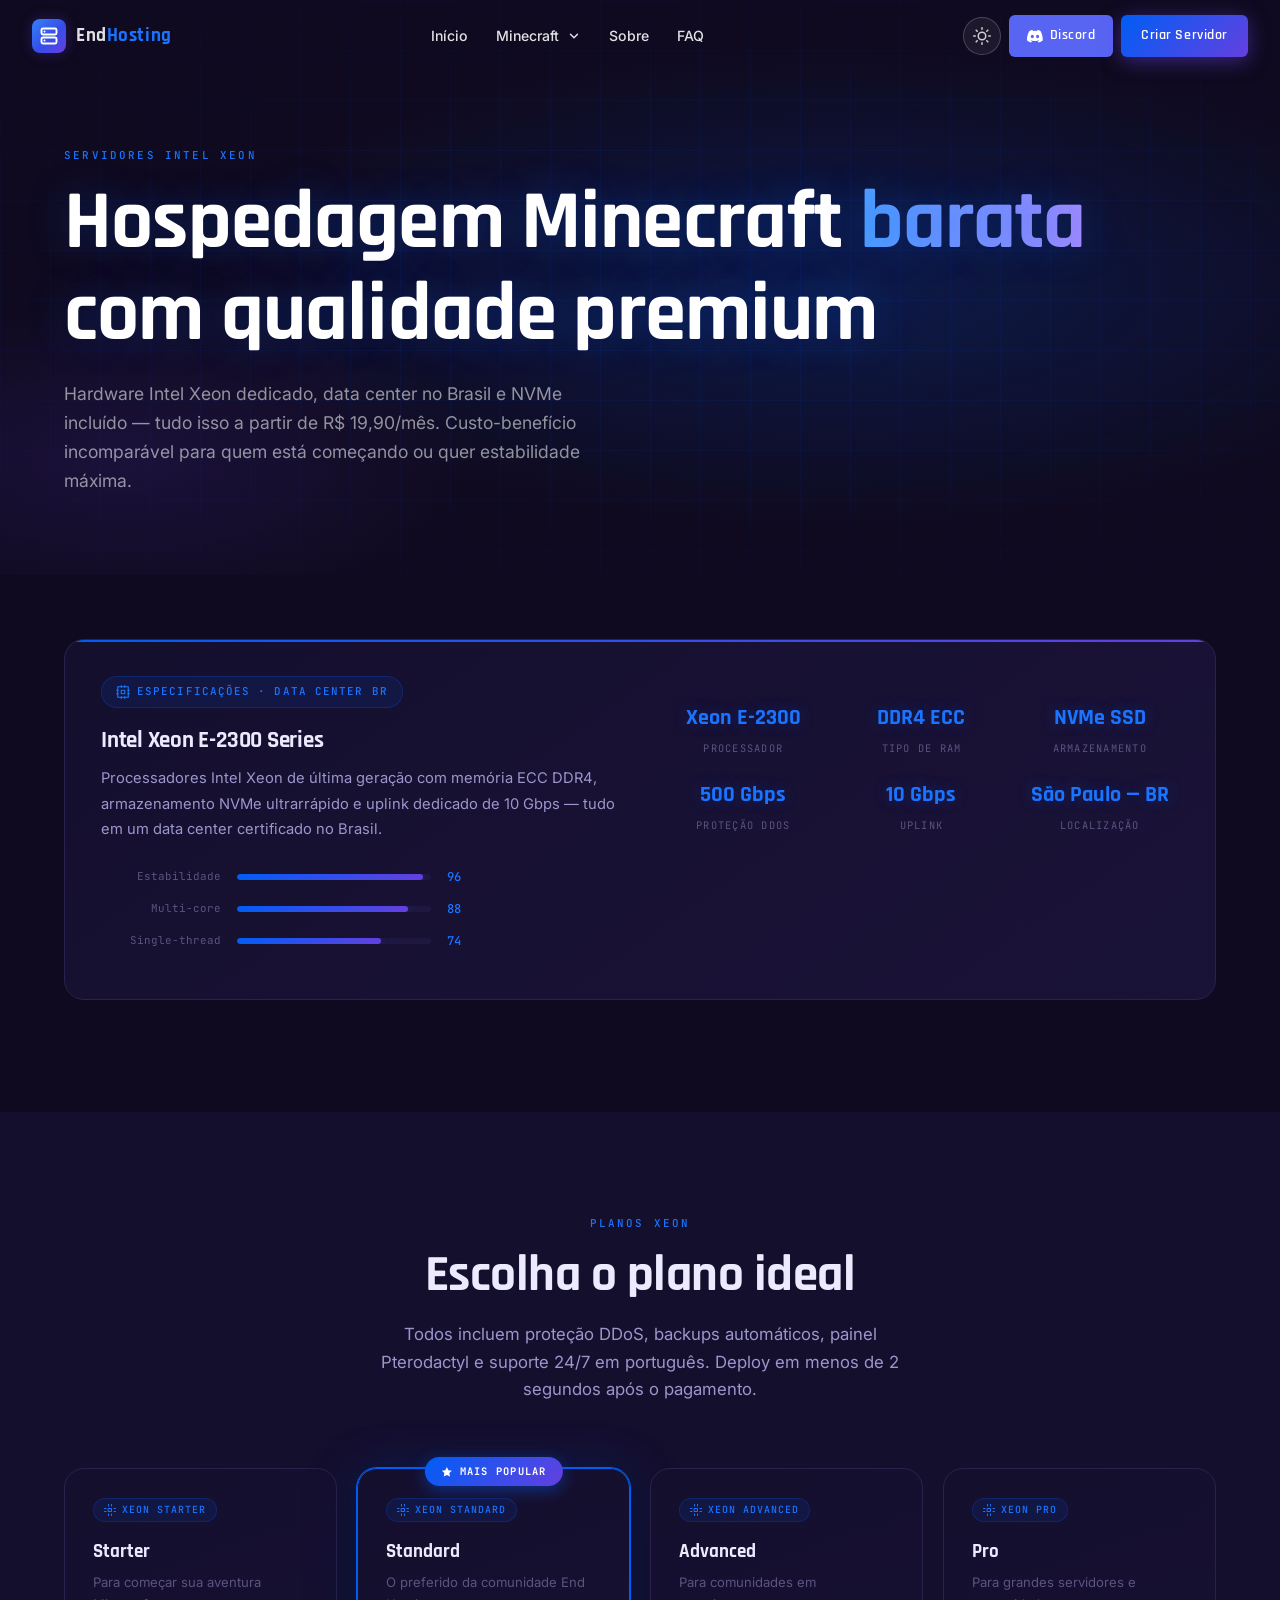
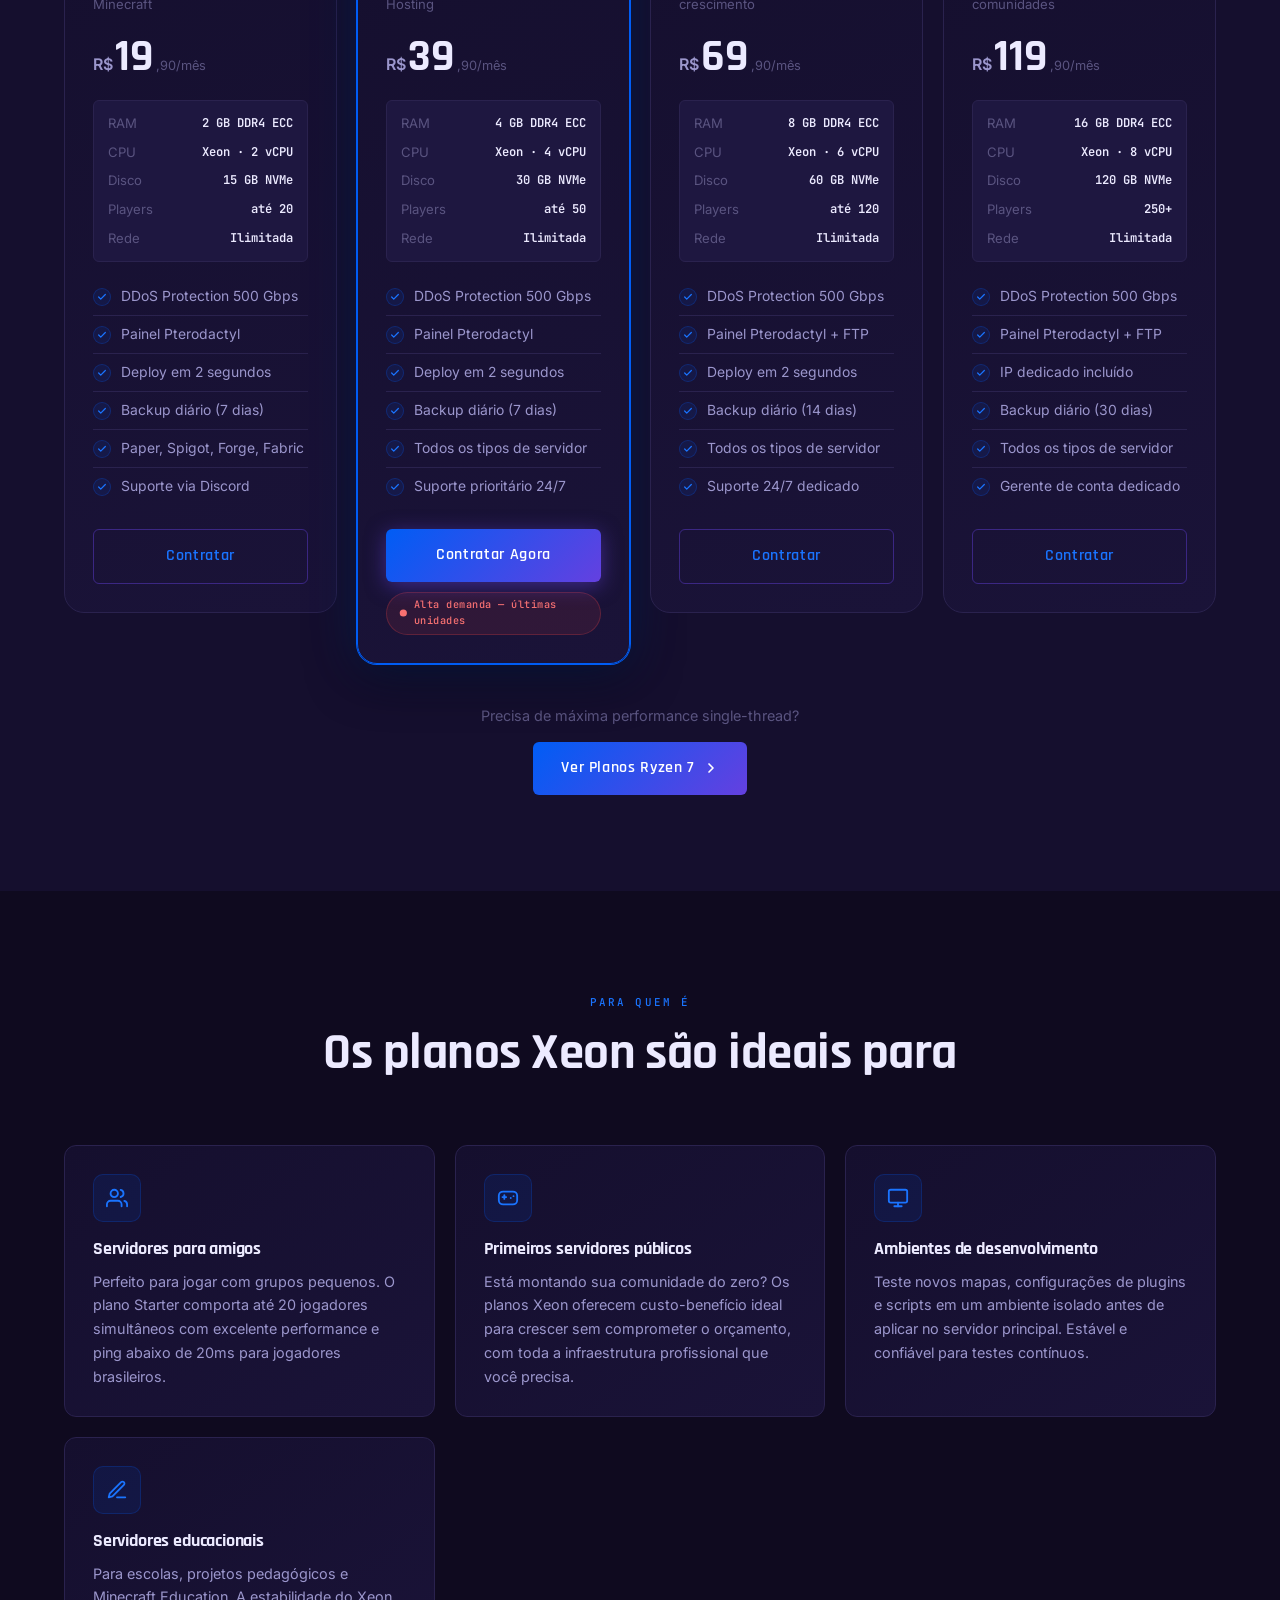
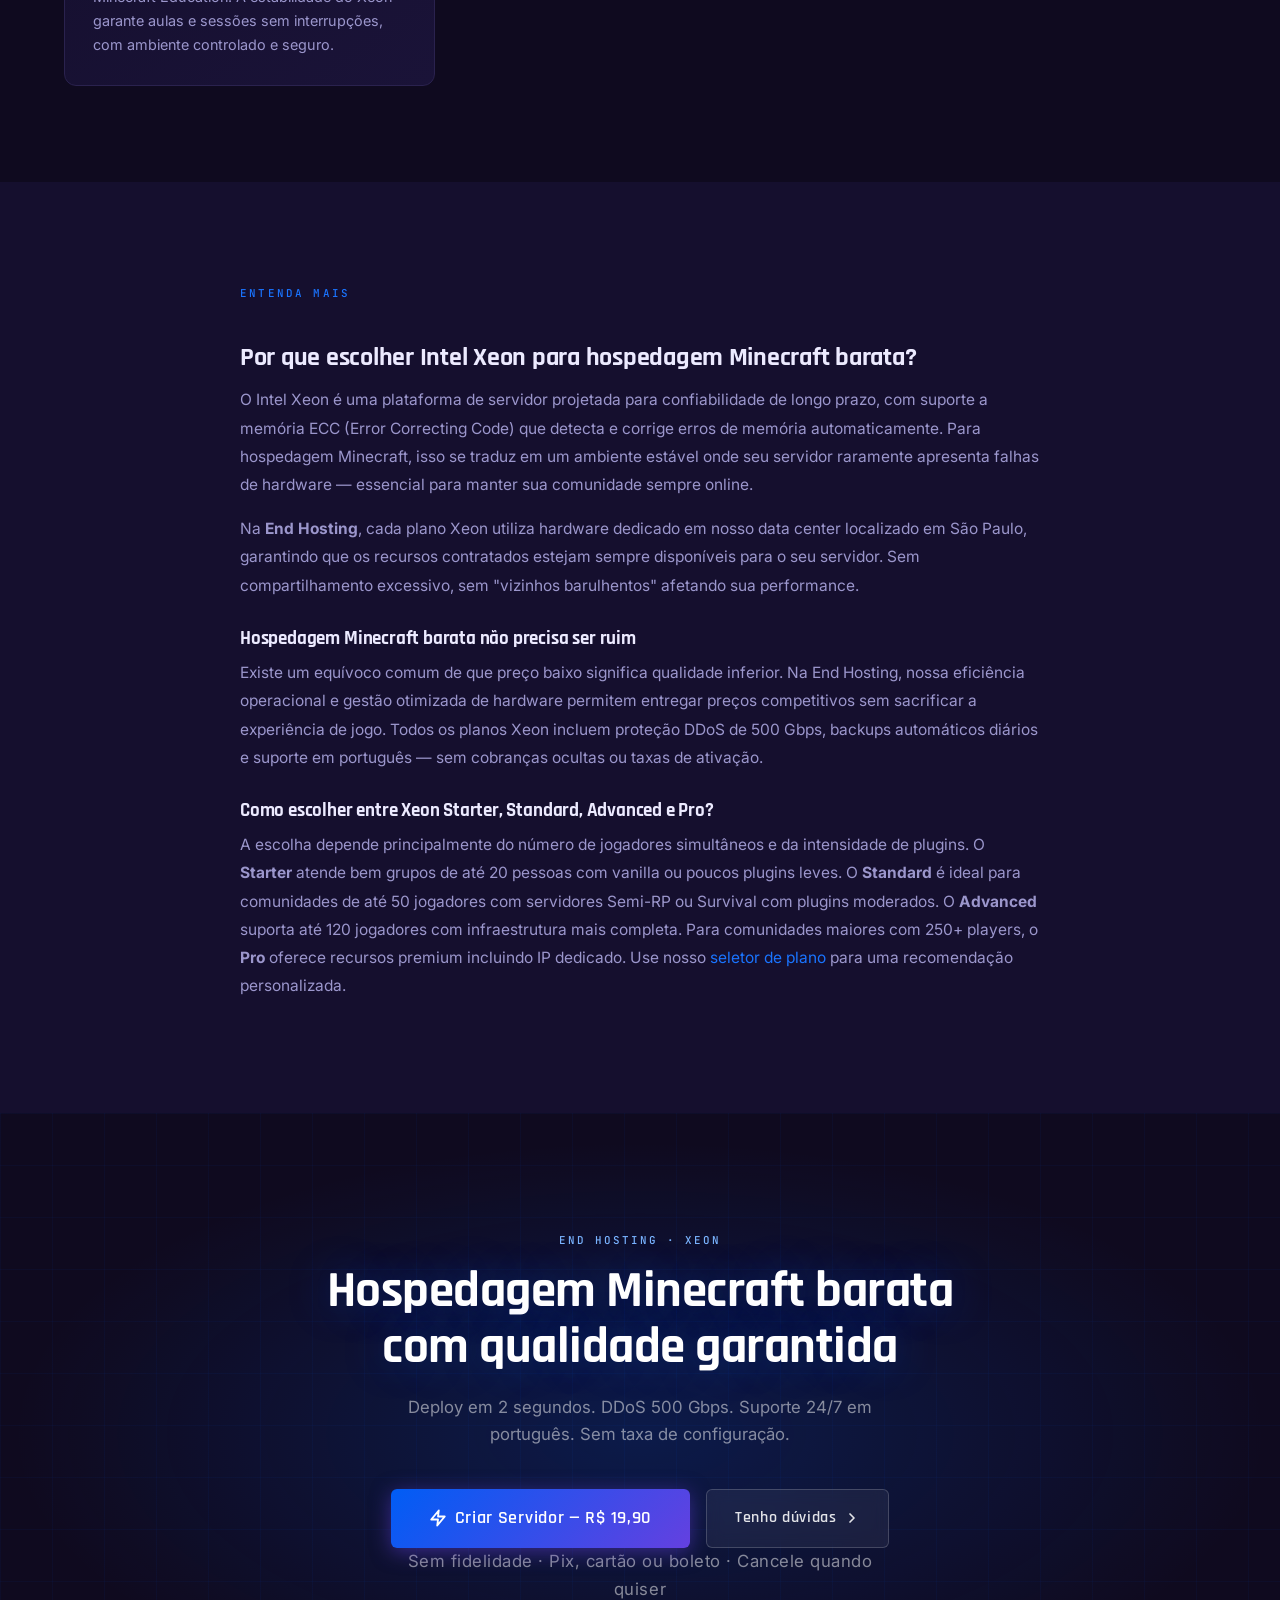
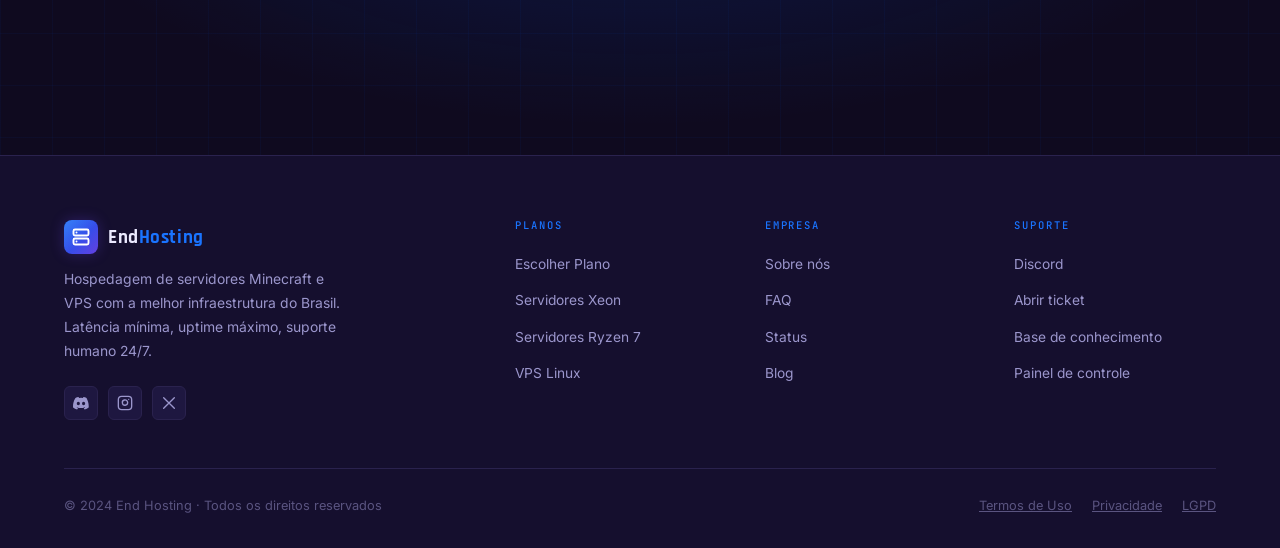
<file: planos-xeon.html>
<!DOCTYPE html>
<html lang="pt-BR" data-theme="dark">
<head>
  <meta charset="UTF-8"/>
  <meta name="theme-color" content="#0f0a1f"/>
  <meta name="viewport" content="width=device-width, initial-scale=1.0"/>
  <title>Planos Xeon — Hospedagem Minecraft Barata no Brasil | End Hosting</title>
  <meta name="description" content="Hospedagem de servidor Minecraft com Intel Xeon no Brasil. Melhor custo-benefício, DDoS 500 Gbps, deploy em 2s e NVMe incluído. Planos a partir de R$ 19,90/mês."/>
  <meta name="keywords" content="hospedagem minecraft barata, servidor xeon minecraft, servidor minecraft brasil, end hosting xeon, minecraft barato"/>
  <link rel="canonical" href="https://endhosting.com.br/planos-xeon.html"/>
  <link rel="preconnect" href="https://fonts.googleapis.com"/>
  <link rel="preconnect" href="https://fonts.gstatic.com" crossorigin/>
  <link rel="stylesheet" href="css/style.css"/>
</head>
<body>

  <div id="scroll-bar" aria-hidden="true"></div>

<nav class="nav" role="navigation" aria-label="Navegação principal">
  <div class="nav-inner">

    <!-- Logo -->
    <a href="index.html" class="nav-logo" aria-label="End Hosting – Página inicial">
      <div class="nav-logo-mark" aria-hidden="true">
        <svg width="18" height="18" viewBox="0 0 24 24" fill="none" stroke="currentColor" stroke-width="2.5" stroke-linecap="round" stroke-linejoin="round">
          <rect x="2" y="2" width="20" height="8" rx="2"/><rect x="2" y="14" width="20" height="8" rx="2"/>
          <line x1="6" y1="6" x2="6.01" y2="6"/><line x1="6" y1="18" x2="6.01" y2="18"/>
        </svg>
      </div>
      <span class="nav-logo-text">End<span class="accent">Hosting</span></span>
    </a>

    <!-- Desktop links -->
    <ul class="nav-links" role="list">
      <li>
        <a href="index.html" class="nav-link">Início</a>
      </li>

      <!-- Dropdown: Hospedagem de Minecraft -->
      <li class="nav-dropdown">
        <a href="minecraft.html" class="nav-link" tabindex="0" aria-haspopup="true" aria-expanded="false">
          Minecraft
          <svg width="14" height="14" viewBox="0 0 24 24" fill="none" stroke="currentColor" stroke-width="2.5" stroke-linecap="round" stroke-linejoin="round" aria-hidden="true"><polyline points="6 9 12 15 18 9"/></svg>
        </a>
        <div class="dropdown-menu" role="menu">
          <a href="minecraft.html" class="dropdown-item" role="menuitem">
            <svg width="16" height="16" viewBox="0 0 24 24" fill="none" stroke="currentColor" stroke-width="2" stroke-linecap="round" stroke-linejoin="round"><path d="M21 10c0 7-9 13-9 13s-9-6-9-13a9 9 0 0 1 18 0z"/><circle cx="12" cy="10" r="3"/></svg>
            Escolher Plano
          </a>
          <div class="dropdown-divider"></div>
          <a href="planos-xeon.html" class="dropdown-item" role="menuitem">
            <svg width="16" height="16" viewBox="0 0 24 24" fill="none" stroke="currentColor" stroke-width="2" stroke-linecap="round" stroke-linejoin="round"><rect x="9" y="9" width="6" height="6"/><path d="M9 1v3M15 1v3M9 20v3M15 20v3M1 9h3M1 15h3M20 9h3M20 15h3M3 3l18 0 0 18H3z"/></svg>
            Planos Xeon
          </a>
          <a href="planos-ryzen7.html" class="dropdown-item" role="menuitem">
            <svg width="16" height="16" viewBox="0 0 24 24" fill="none" stroke="currentColor" stroke-width="2" stroke-linecap="round" stroke-linejoin="round"><polyline points="23 6 13.5 15.5 8.5 10.5 1 18"/><polyline points="17 6 23 6 23 12"/></svg>
            Planos Ryzen 7
          </a>
        </div>
      </li>

      <li><a href="sobre.html" class="nav-link">Sobre</a></li>
      <li><a href="faq.html"   class="nav-link">FAQ</a></li>
    </ul>

    <!-- Actions -->
    <div class="nav-actions">
      <button class="theme-btn" onclick="toggleTheme()" aria-label="Alternar tema">
        <svg width="18" height="18" viewBox="0 0 24 24" fill="none" stroke="currentColor" stroke-width="2" stroke-linecap="round" stroke-linejoin="round"><path d="M21 12.8A9 9 0 1 1 11.2 3a7 7 0 0 0 9.8 9.8z"/></svg>
      </button>

      <a href="https://discord.gg/endhosting" target="_blank" rel="noopener" class="btn-discord" aria-label="Entrar no Discord da End Hosting">
        <svg width="16" height="16" viewBox="0 0 24 24" fill="currentColor" aria-hidden="true"><path d="M20.3 4.4A19.2 19.2 0 0 0 15.6 3c-.2.4-.5 1-.7 1.4a17.8 17.8 0 0 0-5.8 0C8.9 4 8.5 3.4 8.3 3A19 19 0 0 0 3.7 4.4C.5 9.4-.3 14.2.1 18.9a19.4 19.4 0 0 0 6 3c.5-.7 1-1.4 1.3-2.2-.7-.3-1.4-.6-2-1l.5-.4c3.8 1.8 8 1.8 11.8 0l.5.4c-.7.4-1.3.8-2 1 .3.8.8 1.5 1.3 2.2 2.2-.7 4.3-1.8 6-3 .5-5.4-.9-10.1-3.2-14.5zM8 15.5c-1.3 0-2.3-1.2-2.3-2.6 0-1.4 1-2.6 2.3-2.6s2.3 1.1 2.3 2.6c0 1.4-1 2.6-2.3 2.6zm7.9 0c-1.3 0-2.3-1.2-2.3-2.6 0-1.4 1-2.6 2.3-2.6s2.3 1.1 2.3 2.6c0 1.4-1 2.6-2.3 2.6z"/></svg>
        Discord
      </a>

      <a href="minecraft.html" class="btn btn-primary btn-sm">Criar Servidor</a>

      <button class="hamburger" aria-expanded="false" aria-label="Abrir menu" aria-controls="mobile-menu">
        <span></span><span></span><span></span>
      </button>
    </div>
  </div>

  <!-- Mobile menu -->
  <nav class="mobile-menu" id="mobile-menu" aria-label="Menu mobile">
    <a href="index.html"         class="nav-link">Início</a>

    <div class="nav-link" style="cursor:default;opacity:0.55;font-size:0.72rem;letter-spacing:0.12em;text-transform:uppercase;font-family:'JetBrains Mono',monospace;padding:10px 16px 4px;">
      Minecraft
    </div>
    <div class="mobile-sub">
      <a href="minecraft.html"     class="nav-link">Escolher Plano</a>
      <a href="planos-xeon.html"   class="nav-link">Planos Xeon</a>
      <a href="planos-ryzen7.html" class="nav-link">Planos Ryzen 7</a>
    </div>

    <div class="mobile-menu-divider"></div>
    <a href="sobre.html"           class="nav-link">Sobre</a>
    <a href="faq.html"             class="nav-link">FAQ</a>

    <a href="https://discord.gg/endhosting" target="_blank" rel="noopener" class="btn-discord">
      <svg width="16" height="16" viewBox="0 0 24 24" fill="currentColor"><path d="M20.3 4.4A19.2 19.2 0 0 0 15.6 3c-.2.4-.5 1-.7 1.4a17.8 17.8 0 0 0-5.8 0C8.9 4 8.5 3.4 8.3 3A19 19 0 0 0 3.7 4.4C.5 9.4-.3 14.2.1 18.9a19.4 19.4 0 0 0 6 3c.5-.7 1-1.4 1.3-2.2-.7-.3-1.4-.6-2-1l.5-.4c3.8 1.8 8 1.8 11.8 0l.5.4c-.7.4-1.3.8-2 1 .3.8.8 1.5 1.3 2.2 2.2-.7 4.3-1.8 6-3 .5-5.4-.9-10.1-3.2-14.5zM8 15.5c-1.3 0-2.3-1.2-2.3-2.6 0-1.4 1-2.6 2.3-2.6s2.3 1.1 2.3 2.6c0 1.4-1 2.6-2.3 2.6zm7.9 0c-1.3 0-2.3-1.2-2.3-2.6 0-1.4 1-2.6 2.3-2.6s2.3 1.1 2.3 2.6c0 1.4-1 2.6-2.3 2.6z"/></svg>
      Entrar no Discord
    </a>
  </nav>
</nav>

  <!-- ════════════════════════════════════════
       PAGE HEADER
  ════════════════════════════════════════ -->
  <header class="page-header" aria-labelledby="page-h1">
    <div class="container">
      <span class="label">Servidores Intel Xeon</span>
      <h1 id="page-h1">Hospedagem Minecraft <em>barata</em><br>com qualidade premium</h1>
      <p>Hardware Intel Xeon dedicado, data center no Brasil e NVMe incluído — tudo isso a partir de R$&nbsp;19,90/mês. Custo-benefício incomparável para quem está começando ou quer estabilidade máxima.</p>
    </div>
  </header>

  <!-- ════════════════════════════════════════
       HARDWARE CARD
  ════════════════════════════════════════ -->
  <section class="section-sm" aria-labelledby="hw-title">
    <div class="container">
      <div class="hw-card fade-up">
        <div style="display:grid;grid-template-columns:1fr 1fr;gap:48px;align-items:start;" class="hw-2col">

          <div>
            <div class="hw-badge">
              <svg width="14" height="14" viewBox="0 0 24 24" fill="none" stroke="currentColor" stroke-width="2" stroke-linecap="round" stroke-linejoin="round" aria-hidden="true"><rect x="9" y="9" width="6" height="6"/><path d="M9 1v3M15 1v3M9 20v3M15 20v3M1 9h3M1 15h3M20 9h3M20 15h3M3 3l18 0 0 18H3z"/></svg>
              Especificações · Data Center BR
            </div>
            <h2 id="hw-title" style="font-size:1.45rem;margin-bottom:12px;">Intel Xeon E-2300 Series</h2>
            <p style="color:var(--text-secondary);font-size:0.92rem;line-height:1.75;margin-bottom:20px;">
              Processadores Intel Xeon de última geração com memória ECC DDR4, armazenamento NVMe ultrarrápido e uplink dedicado de 10 Gbps — tudo em um data center certificado no Brasil.
            </p>
            <div class="perf-wrap" style="max-width:380px;">
              <div class="perf-row">
                <span class="perf-lbl">Estabilidade</span>
                <div class="perf-outer"><div class="perf-inner perf-inner-a" style="width:96%"></div></div>
                <span class="perf-score" style="color:var(--blue-light)">96</span>
              </div>
              <div class="perf-row">
                <span class="perf-lbl">Multi-core</span>
                <div class="perf-outer"><div class="perf-inner perf-inner-a" style="width:88%"></div></div>
                <span class="perf-score" style="color:var(--blue-light)">88</span>
              </div>
              <div class="perf-row">
                <span class="perf-lbl">Single-thread</span>
                <div class="perf-outer"><div class="perf-inner perf-inner-a" style="width:74%"></div></div>
                <span class="perf-score" style="color:var(--blue-light)">74</span>
              </div>
            </div>
          </div>

          <div class="hw-grid">
            <div class="hw-item"><div class="hw-val">Xeon E-2300</div><div class="hw-key">Processador</div></div>
            <div class="hw-item"><div class="hw-val">DDR4 ECC</div><div class="hw-key">Tipo de RAM</div></div>
            <div class="hw-item"><div class="hw-val">NVMe SSD</div><div class="hw-key">Armazenamento</div></div>
            <div class="hw-item"><div class="hw-val">500 Gbps</div><div class="hw-key">Proteção DDoS</div></div>
            <div class="hw-item"><div class="hw-val">10 Gbps</div><div class="hw-key">Uplink</div></div>
            <div class="hw-item"><div class="hw-val">São Paulo — BR</div><div class="hw-key">Localização</div></div>
          </div>

        </div>
      </div>
    </div>
  </section>

  <!-- ════════════════════════════════════════
       PLANS
  ════════════════════════════════════════ -->
  <section class="section" style="background:var(--bg-surface)" aria-labelledby="plans-h2">
    <div class="container">
      <div class="section-header fade-up">
        <span class="label">Planos Xeon</span>
        <h2 id="plans-h2">Escolha o plano ideal</h2>
        <p>Todos incluem proteção DDoS, backups automáticos, painel Pterodactyl e suporte 24/7 em português. Deploy em menos de 2 segundos após o pagamento.</p>
      </div>

      <div class="plans-grid stagger">

        <!-- Starter -->
        <div class="plan-card">
          <div class="plan-type">
            <svg width="12" height="12" viewBox="0 0 24 24" fill="none" stroke="currentColor" stroke-width="2" stroke-linecap="round" stroke-linejoin="round"><rect x="9" y="9" width="6" height="6"/><path d="M9 1v3M15 1v3M9 20v3M15 20v3M1 9h3M1 15h3M20 9h3M20 15h3"/></svg>
            Xeon Starter
          </div>
          <div class="plan-name">Starter</div>
          <div class="plan-tag">Para começar sua aventura Minecraft</div>
          <div class="plan-price">
            <span class="curr">R$</span>
            <span class="amt">19</span>
            <span class="per">,90/mês</span>
          </div>
          <div class="plan-specs">
            <div class="spec-row"><span class="spec-k">RAM</span>   <span class="spec-v">2 GB DDR4 ECC</span></div>
            <div class="spec-row"><span class="spec-k">CPU</span>   <span class="spec-v">Xeon · 2 vCPU</span></div>
            <div class="spec-row"><span class="spec-k">Disco</span> <span class="spec-v">15 GB NVMe</span></div>
            <div class="spec-row"><span class="spec-k">Players</span><span class="spec-v">até 20</span></div>
            <div class="spec-row"><span class="spec-k">Rede</span>  <span class="spec-v">Ilimitada</span></div>
          </div>
          <ul class="plan-features" aria-label="Recursos incluídos">
            <li class="plan-feat"><span class="chk" aria-hidden="true"><svg width="10" height="10" viewBox="0 0 24 24" fill="none" stroke="currentColor" stroke-width="3" stroke-linecap="round" stroke-linejoin="round"><polyline points="20 6 9 17 4 12"/></svg></span>DDoS Protection 500 Gbps</li>
            <li class="plan-feat"><span class="chk" aria-hidden="true"><svg width="10" height="10" viewBox="0 0 24 24" fill="none" stroke="currentColor" stroke-width="3" stroke-linecap="round" stroke-linejoin="round"><polyline points="20 6 9 17 4 12"/></svg></span>Painel Pterodactyl</li>
            <li class="plan-feat"><span class="chk" aria-hidden="true"><svg width="10" height="10" viewBox="0 0 24 24" fill="none" stroke="currentColor" stroke-width="3" stroke-linecap="round" stroke-linejoin="round"><polyline points="20 6 9 17 4 12"/></svg></span>Deploy em 2 segundos</li>
            <li class="plan-feat"><span class="chk" aria-hidden="true"><svg width="10" height="10" viewBox="0 0 24 24" fill="none" stroke="currentColor" stroke-width="3" stroke-linecap="round" stroke-linejoin="round"><polyline points="20 6 9 17 4 12"/></svg></span>Backup diário (7 dias)</li>
            <li class="plan-feat"><span class="chk" aria-hidden="true"><svg width="10" height="10" viewBox="0 0 24 24" fill="none" stroke="currentColor" stroke-width="3" stroke-linecap="round" stroke-linejoin="round"><polyline points="20 6 9 17 4 12"/></svg></span>Paper, Spigot, Forge, Fabric</li>
            <li class="plan-feat"><span class="chk" aria-hidden="true"><svg width="10" height="10" viewBox="0 0 24 24" fill="none" stroke="currentColor" stroke-width="3" stroke-linecap="round" stroke-linejoin="round"><polyline points="20 6 9 17 4 12"/></svg></span>Suporte via Discord</li>
          </ul>
          <a href="minecraft.html" class="btn btn-secondary btn-block">Contratar</a>
        </div>

        <!-- Standard – Featured -->
        <div class="plan-card featured">
          <div class="plan-badge">
            <svg width="12" height="12" viewBox="0 0 24 24" fill="currentColor" aria-hidden="true"><polygon points="12 2 15.1 8.3 22 9.3 17 14.1 18.2 21 12 17.8 5.8 21 7 14.1 2 9.3 8.9 8.3 12 2"/></svg>
            Mais Popular
          </div>
          <div class="plan-type">
            <svg width="12" height="12" viewBox="0 0 24 24" fill="none" stroke="currentColor" stroke-width="2" stroke-linecap="round" stroke-linejoin="round"><rect x="9" y="9" width="6" height="6"/><path d="M9 1v3M15 1v3M9 20v3M15 20v3M1 9h3M1 15h3M20 9h3M20 15h3"/></svg>
            Xeon Standard
          </div>
          <div class="plan-name">Standard</div>
          <div class="plan-tag">O preferido da comunidade End Hosting</div>
          <div class="plan-price">
            <span class="curr">R$</span>
            <span class="amt">39</span>
            <span class="per">,90/mês</span>
          </div>
          <div class="plan-specs">
            <div class="spec-row"><span class="spec-k">RAM</span>   <span class="spec-v">4 GB DDR4 ECC</span></div>
            <div class="spec-row"><span class="spec-k">CPU</span>   <span class="spec-v">Xeon · 4 vCPU</span></div>
            <div class="spec-row"><span class="spec-k">Disco</span> <span class="spec-v">30 GB NVMe</span></div>
            <div class="spec-row"><span class="spec-k">Players</span><span class="spec-v">até 50</span></div>
            <div class="spec-row"><span class="spec-k">Rede</span>  <span class="spec-v">Ilimitada</span></div>
          </div>
          <ul class="plan-features" aria-label="Recursos incluídos">
            <li class="plan-feat"><span class="chk" aria-hidden="true"><svg width="10" height="10" viewBox="0 0 24 24" fill="none" stroke="currentColor" stroke-width="3" stroke-linecap="round" stroke-linejoin="round"><polyline points="20 6 9 17 4 12"/></svg></span>DDoS Protection 500 Gbps</li>
            <li class="plan-feat"><span class="chk" aria-hidden="true"><svg width="10" height="10" viewBox="0 0 24 24" fill="none" stroke="currentColor" stroke-width="3" stroke-linecap="round" stroke-linejoin="round"><polyline points="20 6 9 17 4 12"/></svg></span>Painel Pterodactyl</li>
            <li class="plan-feat"><span class="chk" aria-hidden="true"><svg width="10" height="10" viewBox="0 0 24 24" fill="none" stroke="currentColor" stroke-width="3" stroke-linecap="round" stroke-linejoin="round"><polyline points="20 6 9 17 4 12"/></svg></span>Deploy em 2 segundos</li>
            <li class="plan-feat"><span class="chk" aria-hidden="true"><svg width="10" height="10" viewBox="0 0 24 24" fill="none" stroke="currentColor" stroke-width="3" stroke-linecap="round" stroke-linejoin="round"><polyline points="20 6 9 17 4 12"/></svg></span>Backup diário (7 dias)</li>
            <li class="plan-feat"><span class="chk" aria-hidden="true"><svg width="10" height="10" viewBox="0 0 24 24" fill="none" stroke="currentColor" stroke-width="3" stroke-linecap="round" stroke-linejoin="round"><polyline points="20 6 9 17 4 12"/></svg></span>Todos os tipos de servidor</li>
            <li class="plan-feat"><span class="chk" aria-hidden="true"><svg width="10" height="10" viewBox="0 0 24 24" fill="none" stroke="currentColor" stroke-width="3" stroke-linecap="round" stroke-linejoin="round"><polyline points="20 6 9 17 4 12"/></svg></span>Suporte prioritário 24/7</li>
          </ul>
          <a href="minecraft.html" class="btn btn-primary btn-block">Contratar Agora</a>
          <div class="urgency">
            <svg width="10" height="10" viewBox="0 0 24 24" fill="currentColor" aria-hidden="true"><circle cx="12" cy="12" r="10"/></svg>
            Alta demanda — últimas unidades
          </div>
        </div>

        <!-- Advanced -->
        <div class="plan-card">
          <div class="plan-type">
            <svg width="12" height="12" viewBox="0 0 24 24" fill="none" stroke="currentColor" stroke-width="2" stroke-linecap="round" stroke-linejoin="round"><rect x="9" y="9" width="6" height="6"/><path d="M9 1v3M15 1v3M9 20v3M15 20v3M1 9h3M1 15h3M20 9h3M20 15h3"/></svg>
            Xeon Advanced
          </div>
          <div class="plan-name">Advanced</div>
          <div class="plan-tag">Para comunidades em crescimento</div>
          <div class="plan-price">
            <span class="curr">R$</span>
            <span class="amt">69</span>
            <span class="per">,90/mês</span>
          </div>
          <div class="plan-specs">
            <div class="spec-row"><span class="spec-k">RAM</span>   <span class="spec-v">8 GB DDR4 ECC</span></div>
            <div class="spec-row"><span class="spec-k">CPU</span>   <span class="spec-v">Xeon · 6 vCPU</span></div>
            <div class="spec-row"><span class="spec-k">Disco</span> <span class="spec-v">60 GB NVMe</span></div>
            <div class="spec-row"><span class="spec-k">Players</span><span class="spec-v">até 120</span></div>
            <div class="spec-row"><span class="spec-k">Rede</span>  <span class="spec-v">Ilimitada</span></div>
          </div>
          <ul class="plan-features" aria-label="Recursos incluídos">
            <li class="plan-feat"><span class="chk" aria-hidden="true"><svg width="10" height="10" viewBox="0 0 24 24" fill="none" stroke="currentColor" stroke-width="3" stroke-linecap="round" stroke-linejoin="round"><polyline points="20 6 9 17 4 12"/></svg></span>DDoS Protection 500 Gbps</li>
            <li class="plan-feat"><span class="chk" aria-hidden="true"><svg width="10" height="10" viewBox="0 0 24 24" fill="none" stroke="currentColor" stroke-width="3" stroke-linecap="round" stroke-linejoin="round"><polyline points="20 6 9 17 4 12"/></svg></span>Painel Pterodactyl + FTP</li>
            <li class="plan-feat"><span class="chk" aria-hidden="true"><svg width="10" height="10" viewBox="0 0 24 24" fill="none" stroke="currentColor" stroke-width="3" stroke-linecap="round" stroke-linejoin="round"><polyline points="20 6 9 17 4 12"/></svg></span>Deploy em 2 segundos</li>
            <li class="plan-feat"><span class="chk" aria-hidden="true"><svg width="10" height="10" viewBox="0 0 24 24" fill="none" stroke="currentColor" stroke-width="3" stroke-linecap="round" stroke-linejoin="round"><polyline points="20 6 9 17 4 12"/></svg></span>Backup diário (14 dias)</li>
            <li class="plan-feat"><span class="chk" aria-hidden="true"><svg width="10" height="10" viewBox="0 0 24 24" fill="none" stroke="currentColor" stroke-width="3" stroke-linecap="round" stroke-linejoin="round"><polyline points="20 6 9 17 4 12"/></svg></span>Todos os tipos de servidor</li>
            <li class="plan-feat"><span class="chk" aria-hidden="true"><svg width="10" height="10" viewBox="0 0 24 24" fill="none" stroke="currentColor" stroke-width="3" stroke-linecap="round" stroke-linejoin="round"><polyline points="20 6 9 17 4 12"/></svg></span>Suporte 24/7 dedicado</li>
          </ul>
          <a href="minecraft.html" class="btn btn-secondary btn-block">Contratar</a>
        </div>

        <!-- Pro -->
        <div class="plan-card">
          <div class="plan-type">
            <svg width="12" height="12" viewBox="0 0 24 24" fill="none" stroke="currentColor" stroke-width="2" stroke-linecap="round" stroke-linejoin="round"><rect x="9" y="9" width="6" height="6"/><path d="M9 1v3M15 1v3M9 20v3M15 20v3M1 9h3M1 15h3M20 9h3M20 15h3"/></svg>
            Xeon Pro
          </div>
          <div class="plan-name">Pro</div>
          <div class="plan-tag">Para grandes servidores e comunidades</div>
          <div class="plan-price">
            <span class="curr">R$</span>
            <span class="amt">119</span>
            <span class="per">,90/mês</span>
          </div>
          <div class="plan-specs">
            <div class="spec-row"><span class="spec-k">RAM</span>   <span class="spec-v">16 GB DDR4 ECC</span></div>
            <div class="spec-row"><span class="spec-k">CPU</span>   <span class="spec-v">Xeon · 8 vCPU</span></div>
            <div class="spec-row"><span class="spec-k">Disco</span> <span class="spec-v">120 GB NVMe</span></div>
            <div class="spec-row"><span class="spec-k">Players</span><span class="spec-v">250+</span></div>
            <div class="spec-row"><span class="spec-k">Rede</span>  <span class="spec-v">Ilimitada</span></div>
          </div>
          <ul class="plan-features" aria-label="Recursos incluídos">
            <li class="plan-feat"><span class="chk" aria-hidden="true"><svg width="10" height="10" viewBox="0 0 24 24" fill="none" stroke="currentColor" stroke-width="3" stroke-linecap="round" stroke-linejoin="round"><polyline points="20 6 9 17 4 12"/></svg></span>DDoS Protection 500 Gbps</li>
            <li class="plan-feat"><span class="chk" aria-hidden="true"><svg width="10" height="10" viewBox="0 0 24 24" fill="none" stroke="currentColor" stroke-width="3" stroke-linecap="round" stroke-linejoin="round"><polyline points="20 6 9 17 4 12"/></svg></span>Painel Pterodactyl + FTP</li>
            <li class="plan-feat"><span class="chk" aria-hidden="true"><svg width="10" height="10" viewBox="0 0 24 24" fill="none" stroke="currentColor" stroke-width="3" stroke-linecap="round" stroke-linejoin="round"><polyline points="20 6 9 17 4 12"/></svg></span>IP dedicado incluído</li>
            <li class="plan-feat"><span class="chk" aria-hidden="true"><svg width="10" height="10" viewBox="0 0 24 24" fill="none" stroke="currentColor" stroke-width="3" stroke-linecap="round" stroke-linejoin="round"><polyline points="20 6 9 17 4 12"/></svg></span>Backup diário (30 dias)</li>
            <li class="plan-feat"><span class="chk" aria-hidden="true"><svg width="10" height="10" viewBox="0 0 24 24" fill="none" stroke="currentColor" stroke-width="3" stroke-linecap="round" stroke-linejoin="round"><polyline points="20 6 9 17 4 12"/></svg></span>Todos os tipos de servidor</li>
            <li class="plan-feat"><span class="chk" aria-hidden="true"><svg width="10" height="10" viewBox="0 0 24 24" fill="none" stroke="currentColor" stroke-width="3" stroke-linecap="round" stroke-linejoin="round"><polyline points="20 6 9 17 4 12"/></svg></span>Gerente de conta dedicado</li>
          </ul>
          <a href="minecraft.html" class="btn btn-secondary btn-block">Contratar</a>
        </div>

      </div><!-- /plans-grid -->

      <div class="fade-up" style="text-align:center;margin-top:40px;">
        <p style="color:var(--text-muted);font-size:0.9rem;margin-bottom:14px;">Precisa de máxima performance single-thread?</p>
        <a href="planos-ryzen7.html" class="btn btn-dark">
          Ver Planos Ryzen 7
          <svg width="16" height="16" viewBox="0 0 24 24" fill="none" stroke="currentColor" stroke-width="2.5" stroke-linecap="round" stroke-linejoin="round" aria-hidden="true"><polyline points="9 18 15 12 9 6"/></svg>
        </a>
      </div>
    </div>
  </section>

  <!-- ════════════════════════════════════════
       USE CASES
  ════════════════════════════════════════ -->
  <section class="section" aria-labelledby="usecases-h2">
    <div class="container">
      <div class="section-header fade-up">
        <span class="label">Para quem é</span>
        <h2 id="usecases-h2">Os planos Xeon são ideais para</h2>
      </div>
      <div class="features-grid stagger">

        <div class="feature-card">
          <div class="feature-icon">
            <svg width="22" height="22" viewBox="0 0 24 24" fill="none" stroke="currentColor" stroke-width="2" stroke-linecap="round" stroke-linejoin="round" aria-hidden="true"><path d="M17 21v-2a4 4 0 0 0-4-4H5a4 4 0 0 0-4 4v2"/><circle cx="9" cy="7" r="4"/><path d="M23 21v-2a4 4 0 0 0-3-3.9M16 3.1a4 4 0 0 1 0 7.8"/></svg>
          </div>
          <h3>Servidores para amigos</h3>
          <p>Perfeito para jogar com grupos pequenos. O plano Starter comporta até 20 jogadores simultâneos com excelente performance e ping abaixo de 20ms para jogadores brasileiros.</p>
        </div>

        <div class="feature-card">
          <div class="feature-icon">
            <svg width="22" height="22" viewBox="0 0 24 24" fill="none" stroke="currentColor" stroke-width="2" stroke-linecap="round" stroke-linejoin="round" aria-hidden="true"><line x1="6" y1="11" x2="10" y2="11"/><line x1="8" y1="9" x2="8" y2="13"/><line x1="15" y1="12" x2="15.01" y2="12"/><line x1="18" y1="10" x2="18.01" y2="10"/><path d="M17.3 5H6.7C4.1 5 2 7 2 9.5v5C2 17 4.1 19 6.7 19h10.6C19.9 19 22 17 22 14.5v-5C22 7 19.9 5 17.3 5z"/></svg>
          </div>
          <h3>Primeiros servidores públicos</h3>
          <p>Está montando sua comunidade do zero? Os planos Xeon oferecem custo-benefício ideal para crescer sem comprometer o orçamento, com toda a infraestrutura profissional que você precisa.</p>
        </div>

        <div class="feature-card">
          <div class="feature-icon">
            <svg width="22" height="22" viewBox="0 0 24 24" fill="none" stroke="currentColor" stroke-width="2" stroke-linecap="round" stroke-linejoin="round" aria-hidden="true"><rect x="2" y="3" width="20" height="14" rx="2"/><line x1="8" y1="21" x2="16" y2="21"/><line x1="12" y1="17" x2="12" y2="21"/></svg>
          </div>
          <h3>Ambientes de desenvolvimento</h3>
          <p>Teste novos mapas, configurações de plugins e scripts em um ambiente isolado antes de aplicar no servidor principal. Estável e confiável para testes contínuos.</p>
        </div>

        <div class="feature-card">
          <div class="feature-icon">
            <svg width="22" height="22" viewBox="0 0 24 24" fill="none" stroke="currentColor" stroke-width="2" stroke-linecap="round" stroke-linejoin="round" aria-hidden="true"><path d="M12 20h9"/><path d="M16.5 3.5a2.121 2.121 0 0 1 3 3L7 19l-4 1 1-4L16.5 3.5z"/></svg>
          </div>
          <h3>Servidores educacionais</h3>
          <p>Para escolas, projetos pedagógicos e Minecraft Education. A estabilidade do Xeon garante aulas e sessões sem interrupções, com ambiente controlado e seguro.</p>
        </div>

      </div>
    </div>
  </section>

  <!-- ════════════════════════════════════════
       SEO CONTENT
  ════════════════════════════════════════ -->
  <section class="section" style="background:var(--bg-surface)" aria-labelledby="seo-h2">
    <div class="container">
      <div class="content-art">
        <div class="fade-up">
          <span class="label">Entenda mais</span>
          <h2 id="seo-h2">Por que escolher Intel Xeon para hospedagem Minecraft barata?</h2>
          <p>O Intel Xeon é uma plataforma de servidor projetada para confiabilidade de longo prazo, com suporte a memória ECC (Error Correcting Code) que detecta e corrige erros de memória automaticamente. Para hospedagem Minecraft, isso se traduz em um ambiente estável onde seu servidor raramente apresenta falhas de hardware — essencial para manter sua comunidade sempre online.</p>
          <p>Na <strong>End Hosting</strong>, cada plano Xeon utiliza hardware dedicado em nosso data center localizado em São Paulo, garantindo que os recursos contratados estejam sempre disponíveis para o seu servidor. Sem compartilhamento excessivo, sem "vizinhos barulhentos" afetando sua performance.</p>
        </div>

        <div class="fade-up">
          <h3>Hospedagem Minecraft barata não precisa ser ruim</h3>
          <p>Existe um equívoco comum de que preço baixo significa qualidade inferior. Na End Hosting, nossa eficiência operacional e gestão otimizada de hardware permitem entregar preços competitivos sem sacrificar a experiência de jogo. Todos os planos Xeon incluem proteção DDoS de 500 Gbps, backups automáticos diários e suporte em português — sem cobranças ocultas ou taxas de ativação.</p>
        </div>

        <div class="fade-up">
          <h3>Como escolher entre Xeon Starter, Standard, Advanced e Pro?</h3>
          <p>A escolha depende principalmente do número de jogadores simultâneos e da intensidade de plugins. O <strong>Starter</strong> atende bem grupos de até 20 pessoas com vanilla ou poucos plugins leves. O <strong>Standard</strong> é ideal para comunidades de até 50 jogadores com servidores Semi-RP ou Survival com plugins moderados. O <strong>Advanced</strong> suporta até 120 jogadores com infraestrutura mais completa. Para comunidades maiores com 250+ players, o <strong>Pro</strong> oferece recursos premium incluindo IP dedicado. Use nosso <a href="minecraft.html" style="color:var(--blue-light);">seletor de plano</a> para uma recomendação personalizada.</p>
        </div>
      </div>
    </div>
  </section>

  <!-- ════════════════════════════════════════
       CTA
  ════════════════════════════════════════ -->
  <section class="cta-section" aria-labelledby="cta-h2">
    <div class="container">
      <span class="label" style="color:#7ab4ff;">End Hosting · Xeon</span>
      <h2 id="cta-h2">Hospedagem Minecraft barata<br>com qualidade garantida</h2>
      <p>Deploy em 2 segundos. DDoS 500 Gbps. Suporte 24/7 em português. Sem taxa de configuração.</p>
      <div class="cta-actions">
        <a href="minecraft.html" class="btn btn-primary btn-lg">
          <svg width="18" height="18" viewBox="0 0 24 24" fill="none" stroke="currentColor" stroke-width="2.5" stroke-linecap="round" stroke-linejoin="round" aria-hidden="true"><polygon points="13 2 3 14 12 14 11 22 21 10 12 10 13 2"/></svg>
          Criar Servidor — R$&nbsp;19,90
        </a>
        <a href="faq.html" class="btn btn-ghost">
          Tenho dúvidas
          <svg width="16" height="16" viewBox="0 0 24 24" fill="none" stroke="currentColor" stroke-width="2.5" stroke-linecap="round" stroke-linejoin="round" aria-hidden="true"><polyline points="9 18 15 12 9 6"/></svg>
        </a>
      </div>
      <p class="cta-fine">Sem fidelidade · Pix, cartão ou boleto · Cancele quando quiser</p>
    </div>
  </section>

  <footer class="footer" role="contentinfo">
  <div class="container">
    <div class="footer-grid">

      <!-- Brand -->
      <div class="footer-brand">
        <a href="index.html" class="nav-logo" style="display:inline-flex;" aria-label="End Hosting">
          <div class="nav-logo-mark" aria-hidden="true">
            <svg width="18" height="18" viewBox="0 0 24 24" fill="none" stroke="currentColor" stroke-width="2.5" stroke-linecap="round" stroke-linejoin="round">
              <rect x="2" y="2" width="20" height="8" rx="2"/><rect x="2" y="14" width="20" height="8" rx="2"/>
              <line x1="6" y1="6" x2="6.01" y2="6"/><line x1="6" y1="18" x2="6.01" y2="18"/>
            </svg>
          </div>
          <span class="nav-logo-text">End<span class="accent">Hosting</span></span>
        </a>
        <p>Hospedagem de servidores Minecraft e VPS com a melhor infraestrutura do Brasil. Latência mínima, uptime máximo, suporte humano 24/7.</p>
        <div class="footer-socials">
          <a href="https://discord.gg/endhosting" target="_blank" rel="noopener" class="footer-soc" aria-label="Discord">
            <svg width="16" height="16" viewBox="0 0 24 24" fill="currentColor"><path d="M20.3 4.4A19.2 19.2 0 0 0 15.6 3c-.2.4-.5 1-.7 1.4a17.8 17.8 0 0 0-5.8 0C8.9 4 8.5 3.4 8.3 3A19 19 0 0 0 3.7 4.4C.5 9.4-.3 14.2.1 18.9a19.4 19.4 0 0 0 6 3c.5-.7 1-1.4 1.3-2.2-.7-.3-1.4-.6-2-1l.5-.4c3.8 1.8 8 1.8 11.8 0l.5.4c-.7.4-1.3.8-2 1 .3.8.8 1.5 1.3 2.2 2.2-.7 4.3-1.8 6-3 .5-5.4-.9-10.1-3.2-14.5zM8 15.5c-1.3 0-2.3-1.2-2.3-2.6 0-1.4 1-2.6 2.3-2.6s2.3 1.1 2.3 2.6c0 1.4-1 2.6-2.3 2.6zm7.9 0c-1.3 0-2.3-1.2-2.3-2.6 0-1.4 1-2.6 2.3-2.6s2.3 1.1 2.3 2.6c0 1.4-1 2.6-2.3 2.6z"/></svg>
          </a>
          <a href="https://instagram.com/endhosting" target="_blank" rel="noopener" class="footer-soc" aria-label="Instagram">
            <svg width="16" height="16" viewBox="0 0 24 24" fill="none" stroke="currentColor" stroke-width="2" stroke-linecap="round" stroke-linejoin="round"><rect x="2" y="2" width="20" height="20" rx="5"/><path d="M16 11.4a4 4 0 1 1-4.9-3.9 4 4 0 0 1 4.9 3.9z"/><line x1="17.5" y1="6.5" x2="17.51" y2="6.5"/></svg>
          </a>
          <a href="https://twitter.com/endhosting" target="_blank" rel="noopener" class="footer-soc" aria-label="Twitter/X">
            <svg width="16" height="16" viewBox="0 0 24 24" fill="none" stroke="currentColor" stroke-width="2" stroke-linecap="round" stroke-linejoin="round"><path d="M4 4l16 16M4 20L20 4"/></svg>
          </a>
        </div>
      </div>

      <!-- Planos -->
      <div class="footer-col">
        <h5>Planos</h5>
        <ul class="footer-links">
          <li><a href="minecraft.html"     class="footer-link">Escolher Plano</a></li>
          <li><a href="planos-xeon.html"   class="footer-link">Servidores Xeon</a></li>
          <li><a href="planos-ryzen7.html" class="footer-link">Servidores Ryzen 7</a></li>
          <li><a href="planos-xeon.html"   class="footer-link">VPS Linux</a></li>
        </ul>
      </div>

      <!-- Empresa -->
      <div class="footer-col">
        <h5>Empresa</h5>
        <ul class="footer-links">
          <li><a href="sobre.html" class="footer-link">Sobre nós</a></li>
          <li><a href="faq.html"   class="footer-link">FAQ</a></li>
          <li><a href="#"          class="footer-link">Status</a></li>
          <li><a href="#"          class="footer-link">Blog</a></li>
        </ul>
      </div>

      <!-- Suporte -->
      <div class="footer-col">
        <h5>Suporte</h5>
        <ul class="footer-links">
          <li><a href="https://discord.gg/endhosting" target="_blank" rel="noopener" class="footer-link">Discord</a></li>
          <li><a href="#" class="footer-link">Abrir ticket</a></li>
          <li><a href="#" class="footer-link">Base de conhecimento</a></li>
          <li><a href="#" class="footer-link">Painel de controle</a></li>
        </ul>
      </div>

    </div><!-- /footer-grid -->

    <div class="footer-bot">
      <span class="footer-copy">© 2024 End Hosting · Todos os direitos reservados</span>
      <div class="footer-links-bot">
        <a href="#" class="footer-copy" style="text-decoration:underline">Termos de Uso</a>
        <a href="#" class="footer-copy" style="text-decoration:underline">Privacidade</a>
        <a href="#" class="footer-copy" style="text-decoration:underline">LGPD</a>
      </div>
    </div>
  </div>
</footer>

<!-- Floating Support Button -->
<a href="https://discord.gg/endhosting" target="_blank" rel="noopener"
   id="float-btn" class="float-btn" aria-label="Suporte via Discord">
  <svg width="18" height="18" viewBox="0 0 24 24" fill="currentColor" aria-hidden="true"><path d="M20.3 4.4A19.2 19.2 0 0 0 15.6 3c-.2.4-.5 1-.7 1.4a17.8 17.8 0 0 0-5.8 0C8.9 4 8.5 3.4 8.3 3A19 19 0 0 0 3.7 4.4C.5 9.4-.3 14.2.1 18.9a19.4 19.4 0 0 0 6 3c.5-.7 1-1.4 1.3-2.2-.7-.3-1.4-.6-2-1l.5-.4c3.8 1.8 8 1.8 11.8 0l.5.4c-.7.4-1.3.8-2 1 .3.8.8 1.5 1.3 2.2 2.2-.7 4.3-1.8 6-3 .5-5.4-.9-10.1-3.2-14.5zM8 15.5c-1.3 0-2.3-1.2-2.3-2.6 0-1.4 1-2.6 2.3-2.6s2.3 1.1 2.3 2.6c0 1.4-1 2.6-2.3 2.6zm7.9 0c-1.3 0-2.3-1.2-2.3-2.6 0-1.4 1-2.6 2.3-2.6s2.3 1.1 2.3 2.6c0 1.4-1 2.6-2.3 2.6z"/></svg>
  <span class="fl-label">Suporte</span>
</a>

  <script src="js/script.js"></script>
</body>
</html>
</file>
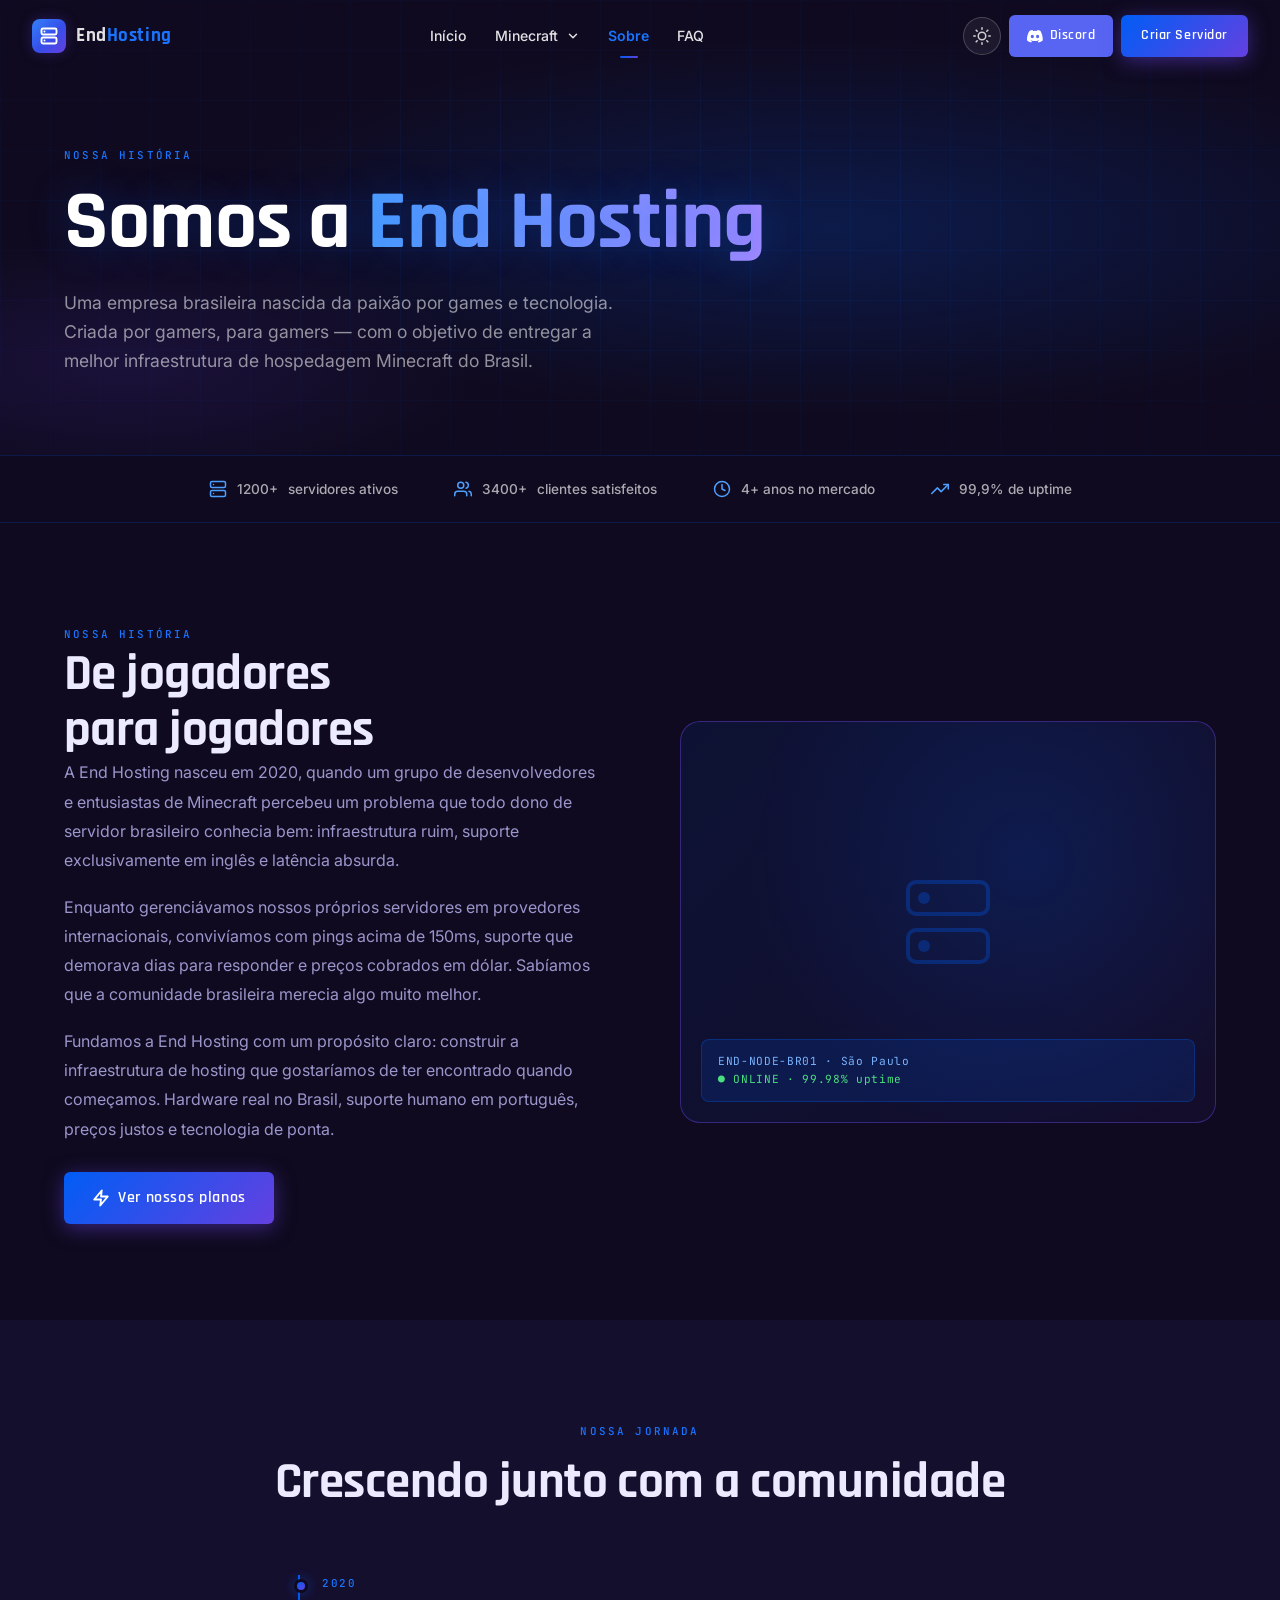
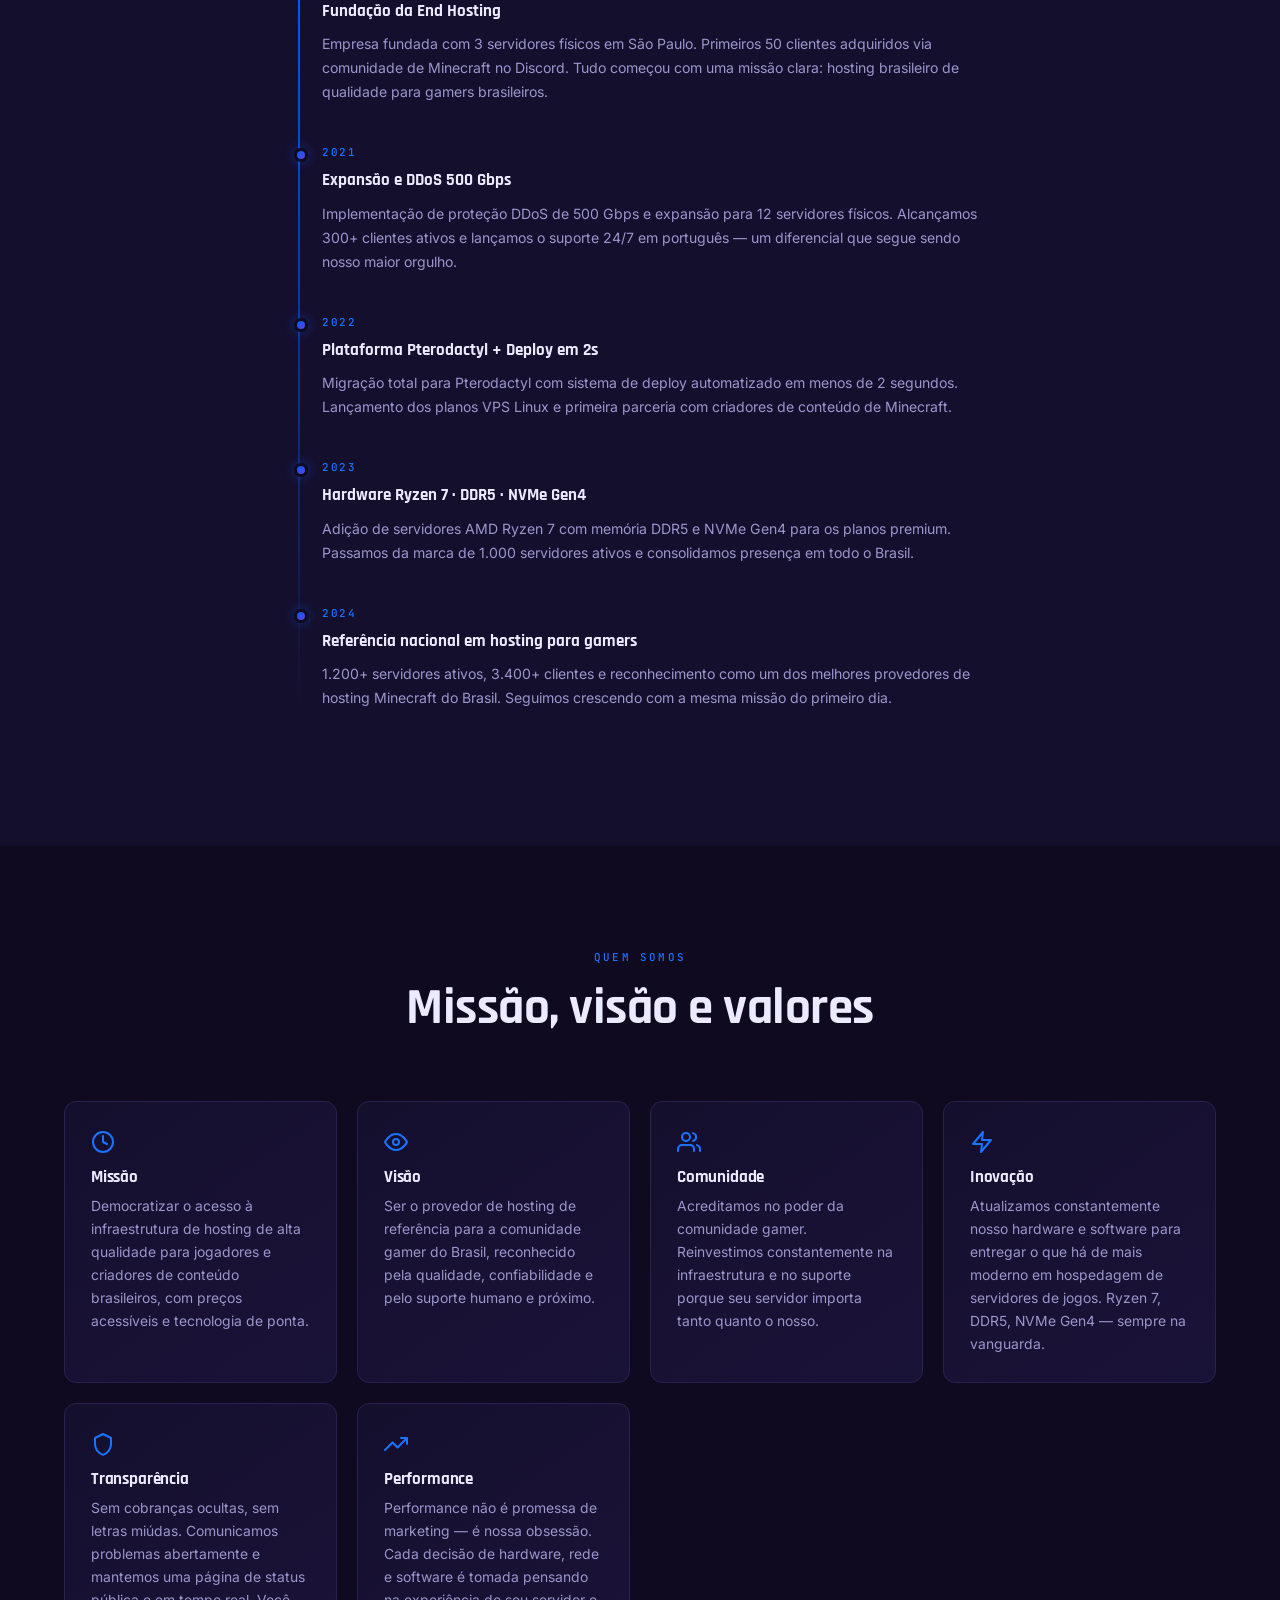
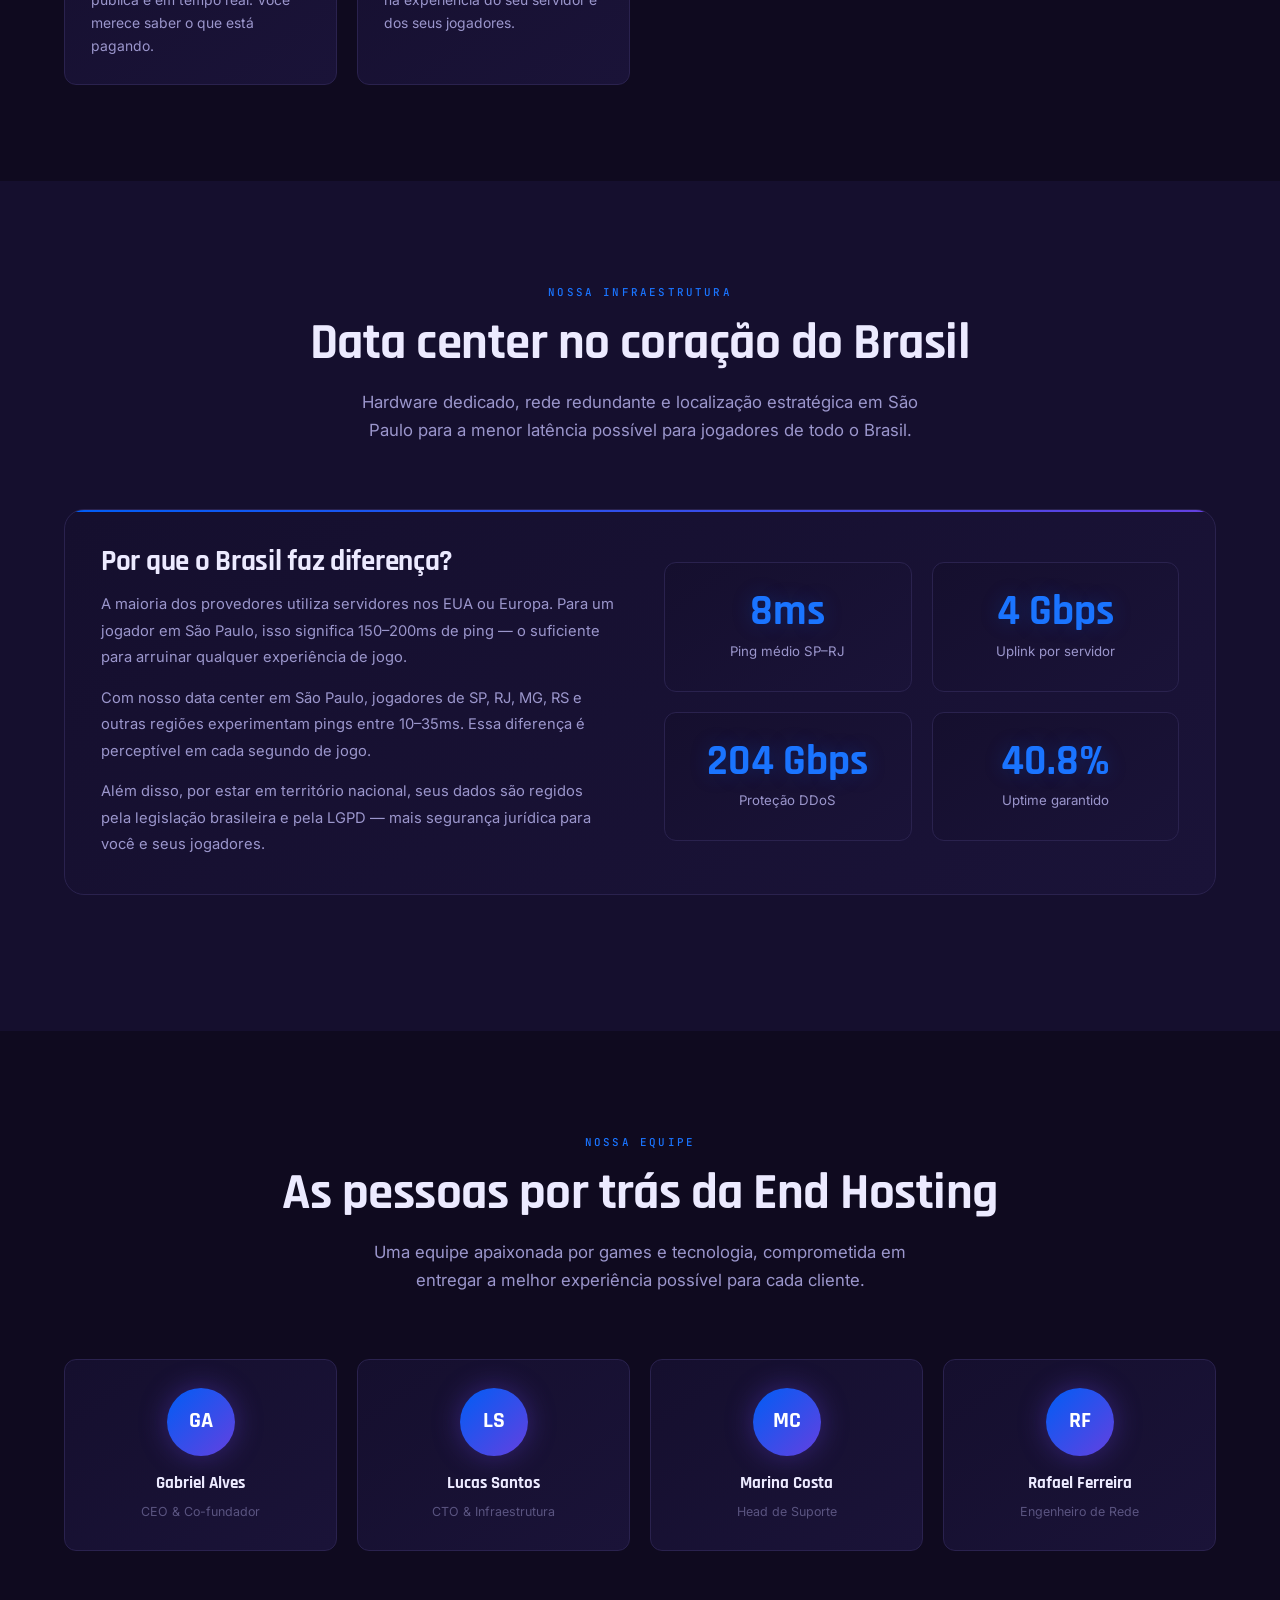
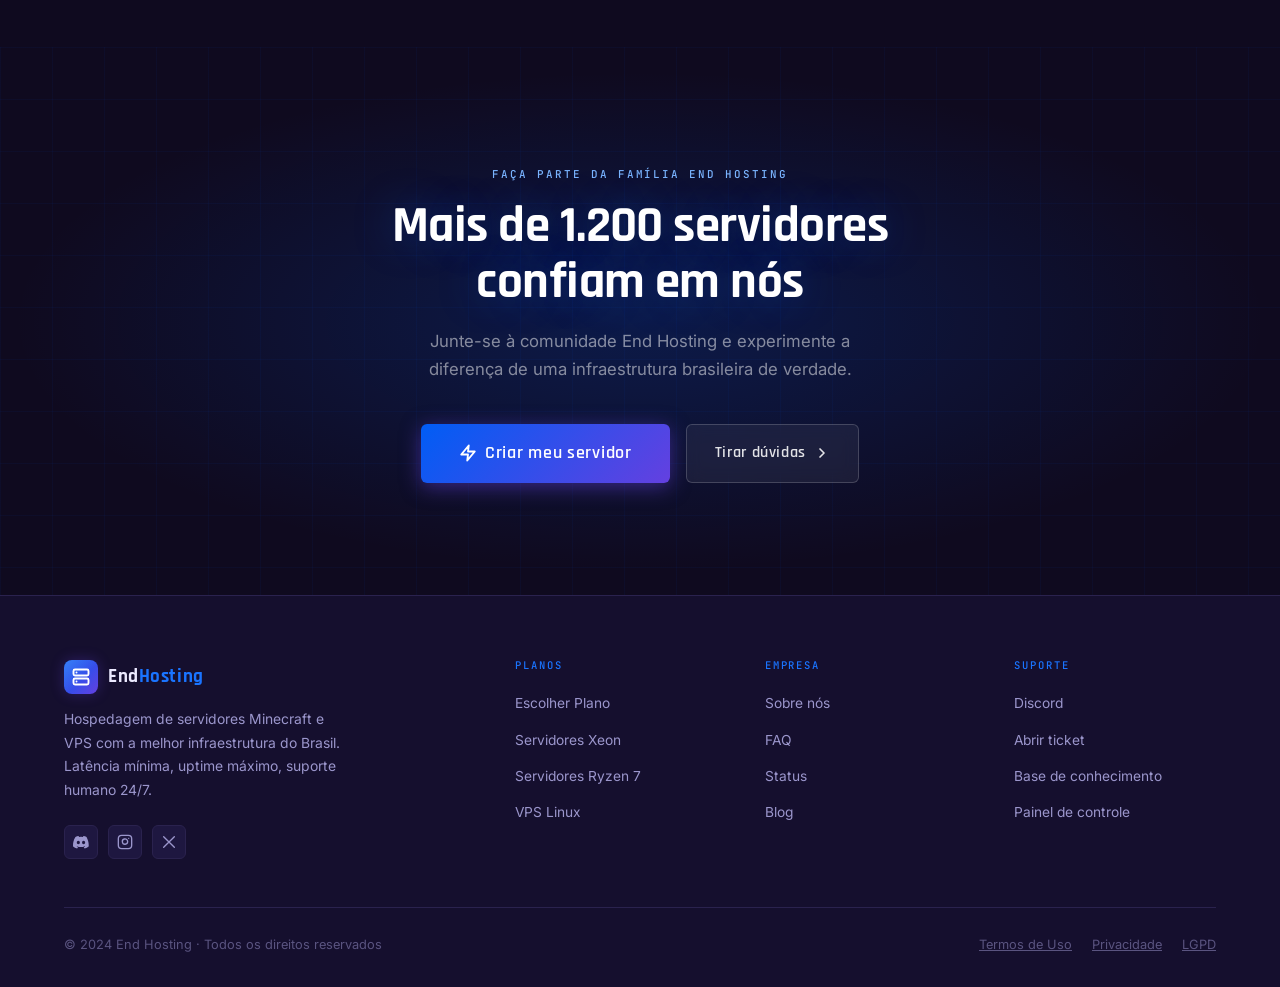
<file: sobre.html>
<!DOCTYPE html>
<html lang="pt-BR" data-theme="dark">
<head>
  <meta charset="UTF-8"/>
  <meta name="theme-color" content="#0f0a1f"/>
  <meta name="viewport" content="width=device-width, initial-scale=1.0"/>
  <title>Sobre a End Hosting — Infraestrutura Premium para Servidores Minecraft no Brasil</title>
  <meta name="description" content="Conheça a End Hosting: empresa brasileira especializada em hospedagem de servidores Minecraft e VPS. Nossa missão, infraestrutura, equipe e o que nos diferencia no mercado."/>
  <meta name="keywords" content="end hosting empresa, sobre end hosting, hospedagem minecraft brasil empresa, quem somos end hosting"/>
  <link rel="canonical" href="https://endhosting.com.br/sobre.html"/>
  <link rel="preconnect" href="https://fonts.googleapis.com"/>
  <link rel="preconnect" href="https://fonts.gstatic.com" crossorigin/>
  <link rel="stylesheet" href="css/style.css"/>
</head>
<body>

  <div id="scroll-bar" aria-hidden="true"></div>

<nav class="nav" role="navigation" aria-label="Navegação principal">
  <div class="nav-inner">

    <!-- Logo -->
    <a href="index.html" class="nav-logo" aria-label="End Hosting – Página inicial">
      <div class="nav-logo-mark" aria-hidden="true">
        <svg width="18" height="18" viewBox="0 0 24 24" fill="none" stroke="currentColor" stroke-width="2.5" stroke-linecap="round" stroke-linejoin="round">
          <rect x="2" y="2" width="20" height="8" rx="2"/><rect x="2" y="14" width="20" height="8" rx="2"/>
          <line x1="6" y1="6" x2="6.01" y2="6"/><line x1="6" y1="18" x2="6.01" y2="18"/>
        </svg>
      </div>
      <span class="nav-logo-text">End<span class="accent">Hosting</span></span>
    </a>

    <!-- Desktop links -->
    <ul class="nav-links" role="list">
      <li>
        <a href="index.html" class="nav-link">Início</a>
      </li>

      <!-- Dropdown: Hospedagem de Minecraft -->
      <li class="nav-dropdown">
        <a href="minecraft.html" class="nav-link" tabindex="0" aria-haspopup="true" aria-expanded="false">
          Minecraft
          <svg width="14" height="14" viewBox="0 0 24 24" fill="none" stroke="currentColor" stroke-width="2.5" stroke-linecap="round" stroke-linejoin="round" aria-hidden="true"><polyline points="6 9 12 15 18 9"/></svg>
        </a>
        <div class="dropdown-menu" role="menu">
          <a href="minecraft.html" class="dropdown-item" role="menuitem">
            <svg width="16" height="16" viewBox="0 0 24 24" fill="none" stroke="currentColor" stroke-width="2" stroke-linecap="round" stroke-linejoin="round"><path d="M21 10c0 7-9 13-9 13s-9-6-9-13a9 9 0 0 1 18 0z"/><circle cx="12" cy="10" r="3"/></svg>
            Escolher Plano
          </a>
          <div class="dropdown-divider"></div>
          <a href="planos-xeon.html" class="dropdown-item" role="menuitem">
            <svg width="16" height="16" viewBox="0 0 24 24" fill="none" stroke="currentColor" stroke-width="2" stroke-linecap="round" stroke-linejoin="round"><rect x="9" y="9" width="6" height="6"/><path d="M9 1v3M15 1v3M9 20v3M15 20v3M1 9h3M1 15h3M20 9h3M20 15h3M3 3l18 0 0 18H3z"/></svg>
            Planos Xeon
          </a>
          <a href="planos-ryzen7.html" class="dropdown-item" role="menuitem">
            <svg width="16" height="16" viewBox="0 0 24 24" fill="none" stroke="currentColor" stroke-width="2" stroke-linecap="round" stroke-linejoin="round"><polyline points="23 6 13.5 15.5 8.5 10.5 1 18"/><polyline points="17 6 23 6 23 12"/></svg>
            Planos Ryzen 7
          </a>
        </div>
      </li>

      <li><a href="sobre.html" class="nav-link">Sobre</a></li>
      <li><a href="faq.html"   class="nav-link">FAQ</a></li>
    </ul>

    <!-- Actions -->
    <div class="nav-actions">
      <button class="theme-btn" onclick="toggleTheme()" aria-label="Alternar tema">
        <svg width="18" height="18" viewBox="0 0 24 24" fill="none" stroke="currentColor" stroke-width="2" stroke-linecap="round" stroke-linejoin="round"><path d="M21 12.8A9 9 0 1 1 11.2 3a7 7 0 0 0 9.8 9.8z"/></svg>
      </button>

      <a href="https://discord.gg/endhosting" target="_blank" rel="noopener" class="btn-discord" aria-label="Entrar no Discord da End Hosting">
        <svg width="16" height="16" viewBox="0 0 24 24" fill="currentColor" aria-hidden="true"><path d="M20.3 4.4A19.2 19.2 0 0 0 15.6 3c-.2.4-.5 1-.7 1.4a17.8 17.8 0 0 0-5.8 0C8.9 4 8.5 3.4 8.3 3A19 19 0 0 0 3.7 4.4C.5 9.4-.3 14.2.1 18.9a19.4 19.4 0 0 0 6 3c.5-.7 1-1.4 1.3-2.2-.7-.3-1.4-.6-2-1l.5-.4c3.8 1.8 8 1.8 11.8 0l.5.4c-.7.4-1.3.8-2 1 .3.8.8 1.5 1.3 2.2 2.2-.7 4.3-1.8 6-3 .5-5.4-.9-10.1-3.2-14.5zM8 15.5c-1.3 0-2.3-1.2-2.3-2.6 0-1.4 1-2.6 2.3-2.6s2.3 1.1 2.3 2.6c0 1.4-1 2.6-2.3 2.6zm7.9 0c-1.3 0-2.3-1.2-2.3-2.6 0-1.4 1-2.6 2.3-2.6s2.3 1.1 2.3 2.6c0 1.4-1 2.6-2.3 2.6z"/></svg>
        Discord
      </a>

      <a href="minecraft.html" class="btn btn-primary btn-sm">Criar Servidor</a>

      <button class="hamburger" aria-expanded="false" aria-label="Abrir menu" aria-controls="mobile-menu">
        <span></span><span></span><span></span>
      </button>
    </div>
  </div>

  <!-- Mobile menu -->
  <nav class="mobile-menu" id="mobile-menu" aria-label="Menu mobile">
    <a href="index.html"         class="nav-link">Início</a>

    <div class="nav-link" style="cursor:default;opacity:0.55;font-size:0.72rem;letter-spacing:0.12em;text-transform:uppercase;font-family:'JetBrains Mono',monospace;padding:10px 16px 4px;">
      Minecraft
    </div>
    <div class="mobile-sub">
      <a href="minecraft.html"     class="nav-link">Escolher Plano</a>
      <a href="planos-xeon.html"   class="nav-link">Planos Xeon</a>
      <a href="planos-ryzen7.html" class="nav-link">Planos Ryzen 7</a>
    </div>

    <div class="mobile-menu-divider"></div>
    <a href="sobre.html"           class="nav-link">Sobre</a>
    <a href="faq.html"             class="nav-link">FAQ</a>

    <a href="https://discord.gg/endhosting" target="_blank" rel="noopener" class="btn-discord">
      <svg width="16" height="16" viewBox="0 0 24 24" fill="currentColor"><path d="M20.3 4.4A19.2 19.2 0 0 0 15.6 3c-.2.4-.5 1-.7 1.4a17.8 17.8 0 0 0-5.8 0C8.9 4 8.5 3.4 8.3 3A19 19 0 0 0 3.7 4.4C.5 9.4-.3 14.2.1 18.9a19.4 19.4 0 0 0 6 3c.5-.7 1-1.4 1.3-2.2-.7-.3-1.4-.6-2-1l.5-.4c3.8 1.8 8 1.8 11.8 0l.5.4c-.7.4-1.3.8-2 1 .3.8.8 1.5 1.3 2.2 2.2-.7 4.3-1.8 6-3 .5-5.4-.9-10.1-3.2-14.5zM8 15.5c-1.3 0-2.3-1.2-2.3-2.6 0-1.4 1-2.6 2.3-2.6s2.3 1.1 2.3 2.6c0 1.4-1 2.6-2.3 2.6zm7.9 0c-1.3 0-2.3-1.2-2.3-2.6 0-1.4 1-2.6 2.3-2.6s2.3 1.1 2.3 2.6c0 1.4-1 2.6-2.3 2.6z"/></svg>
      Entrar no Discord
    </a>
  </nav>
</nav>

  <!-- ════════════════════════════════════════
       PAGE HEADER
  ════════════════════════════════════════ -->
  <header class="page-header" aria-labelledby="about-h1">
    <div class="container">
      <span class="label">Nossa história</span>
      <h1 id="about-h1">Somos a <em>End Hosting</em></h1>
      <p>Uma empresa brasileira nascida da paixão por games e tecnologia. Criada por gamers, para gamers — com o objetivo de entregar a melhor infraestrutura de hospedagem Minecraft do Brasil.</p>
    </div>
  </header>

  <!-- ════════════════════════════════════════
       NUMBERS BAR
  ════════════════════════════════════════ -->
  <div style="background:#0f0a1f;border-top:1px solid rgba(0,93,245,0.20);border-bottom:1px solid rgba(0,93,245,0.20);padding:22px 0;">
    <div class="container">
      <div style="display:flex;align-items:center;justify-content:center;gap:56px;flex-wrap:wrap;">
        <div style="display:flex;align-items:center;gap:10px;color:rgba(255,255,255,0.65);font-size:0.85rem;font-weight:500;">
          <svg width="18" height="18" viewBox="0 0 24 24" fill="none" stroke="#4d9fff" stroke-width="2" stroke-linecap="round" stroke-linejoin="round" aria-hidden="true"><rect x="2" y="2" width="20" height="8" rx="2"/><rect x="2" y="14" width="20" height="8" rx="2"/><line x1="6" y1="6" x2="6.01" y2="6"/><line x1="6" y1="18" x2="6.01" y2="18"/></svg>
          <span data-count="1200" data-suffix="+">1200+</span> servidores ativos
        </div>
        <div style="display:flex;align-items:center;gap:10px;color:rgba(255,255,255,0.65);font-size:0.85rem;font-weight:500;">
          <svg width="18" height="18" viewBox="0 0 24 24" fill="none" stroke="#4d9fff" stroke-width="2" stroke-linecap="round" stroke-linejoin="round" aria-hidden="true"><path d="M17 21v-2a4 4 0 0 0-4-4H5a4 4 0 0 0-4 4v2"/><circle cx="9" cy="7" r="4"/><path d="M23 21v-2a4 4 0 0 0-3-3.9M16 3.1a4 4 0 0 1 0 7.8"/></svg>
          <span data-count="3400" data-suffix="+">3400+</span> clientes satisfeitos
        </div>
        <div style="display:flex;align-items:center;gap:10px;color:rgba(255,255,255,0.65);font-size:0.85rem;font-weight:500;">
          <svg width="18" height="18" viewBox="0 0 24 24" fill="none" stroke="#4d9fff" stroke-width="2" stroke-linecap="round" stroke-linejoin="round" aria-hidden="true"><circle cx="12" cy="12" r="10"/><polyline points="12 6 12 12 16 14"/></svg>
          4+ anos no mercado
        </div>
        <div style="display:flex;align-items:center;gap:10px;color:rgba(255,255,255,0.65);font-size:0.85rem;font-weight:500;">
          <svg width="18" height="18" viewBox="0 0 24 24" fill="none" stroke="#4d9fff" stroke-width="2" stroke-linecap="round" stroke-linejoin="round" aria-hidden="true"><polyline points="23 6 13.5 15.5 8.5 10.5 1 18"/><polyline points="17 6 23 6 23 12"/></svg>
          99,9% de uptime
        </div>
      </div>
    </div>
  </div>

  <!-- ════════════════════════════════════════
       STORY
  ════════════════════════════════════════ -->
  <section class="section" aria-labelledby="story-h2">
    <div class="container">
      <div class="about-grid">

        <div class="fade-up">
          <span class="label">Nossa história</span>
          <h2 id="story-h2">De jogadores<br>para jogadores</h2>
          <p style="color:var(--text-secondary);margin-bottom:18px;line-height:1.82;">A End Hosting nasceu em 2020, quando um grupo de desenvolvedores e entusiastas de Minecraft percebeu um problema que todo dono de servidor brasileiro conhecia bem: infraestrutura ruim, suporte exclusivamente em inglês e latência absurda.</p>
          <p style="color:var(--text-secondary);margin-bottom:18px;line-height:1.82;">Enquanto gerenciávamos nossos próprios servidores em provedores internacionais, convivíamos com pings acima de 150ms, suporte que demorava dias para responder e preços cobrados em dólar. Sabíamos que a comunidade brasileira merecia algo muito melhor.</p>
          <p style="color:var(--text-secondary);margin-bottom:28px;line-height:1.82;">Fundamos a End Hosting com um propósito claro: construir a infraestrutura de hosting que gostaríamos de ter encontrado quando começamos. Hardware real no Brasil, suporte humano em português, preços justos e tecnologia de ponta.</p>
          <a href="minecraft.html" class="btn btn-primary">
            <svg width="18" height="18" viewBox="0 0 24 24" fill="none" stroke="currentColor" stroke-width="2.5" stroke-linecap="round" stroke-linejoin="round" aria-hidden="true"><polygon points="13 2 3 14 12 14 11 22 21 10 12 10 13 2"/></svg>
            Ver nossos planos
          </a>
        </div>

        <div class="about-img fade-up" style="transition-delay:0.15s;" aria-hidden="true">
          <svg width="96" height="96" viewBox="0 0 24 24" fill="none" stroke="currentColor" stroke-width="1" stroke-linecap="round" stroke-linejoin="round">
            <rect x="2" y="2" width="20" height="8" rx="2"/>
            <rect x="2" y="14" width="20" height="8" rx="2"/>
            <line x1="6" y1="6" x2="6.01" y2="6" stroke-width="3"/>
            <line x1="6" y1="18" x2="6.01" y2="18" stroke-width="3"/>
          </svg>
          <div style="position:absolute;bottom:20px;left:20px;right:20px;background:rgba(0,93,245,0.15);border:1px solid rgba(0,93,245,0.30);border-radius:8px;padding:12px 16px;font-family:'JetBrains Mono',monospace;font-size:0.70rem;color:#7ab4ff;letter-spacing:0.06em;">
            END-NODE-BR01 · São Paulo<br>
            <span style="color:#4ade80;">● ONLINE · 99.98% uptime</span>
          </div>
        </div>

      </div>
    </div>
  </section>

  <!-- ════════════════════════════════════════
       TIMELINE
  ════════════════════════════════════════ -->
  <section class="section" style="background:var(--bg-surface)" aria-labelledby="timeline-h2">
    <div class="container">
      <div class="section-header fade-up">
        <span class="label">Nossa jornada</span>
        <h2 id="timeline-h2">Crescendo junto com a comunidade</h2>
      </div>

      <div class="fade-up" style="max-width:700px;margin:0 auto;">
        <div class="timeline">

          <div class="t-item">
            <div class="t-dot" aria-hidden="true"></div>
            <div class="t-year">2020</div>
            <div class="t-title">Fundação da End Hosting</div>
            <p class="t-text">Empresa fundada com 3 servidores físicos em São Paulo. Primeiros 50 clientes adquiridos via comunidade de Minecraft no Discord. Tudo começou com uma missão clara: hosting brasileiro de qualidade para gamers brasileiros.</p>
          </div>

          <div class="t-item">
            <div class="t-dot" aria-hidden="true"></div>
            <div class="t-year">2021</div>
            <div class="t-title">Expansão e DDoS 500 Gbps</div>
            <p class="t-text">Implementação de proteção DDoS de 500 Gbps e expansão para 12 servidores físicos. Alcançamos 300+ clientes ativos e lançamos o suporte 24/7 em português — um diferencial que segue sendo nosso maior orgulho.</p>
          </div>

          <div class="t-item">
            <div class="t-dot" aria-hidden="true"></div>
            <div class="t-year">2022</div>
            <div class="t-title">Plataforma Pterodactyl + Deploy em 2s</div>
            <p class="t-text">Migração total para Pterodactyl com sistema de deploy automatizado em menos de 2 segundos. Lançamento dos planos VPS Linux e primeira parceria com criadores de conteúdo de Minecraft.</p>
          </div>

          <div class="t-item">
            <div class="t-dot" aria-hidden="true"></div>
            <div class="t-year">2023</div>
            <div class="t-title">Hardware Ryzen 7 · DDR5 · NVMe Gen4</div>
            <p class="t-text">Adição de servidores AMD Ryzen 7 com memória DDR5 e NVMe Gen4 para os planos premium. Passamos da marca de 1.000 servidores ativos e consolidamos presença em todo o Brasil.</p>
          </div>

          <div class="t-item">
            <div class="t-dot" aria-hidden="true"></div>
            <div class="t-year">2024</div>
            <div class="t-title">Referência nacional em hosting para gamers</div>
            <p class="t-text">1.200+ servidores ativos, 3.400+ clientes e reconhecimento como um dos melhores provedores de hosting Minecraft do Brasil. Seguimos crescendo com a mesma missão do primeiro dia.</p>
          </div>

        </div>
      </div>
    </div>
  </section>

  <!-- ════════════════════════════════════════
       MISSION / VISION / VALUES
  ════════════════════════════════════════ -->
  <section class="section" aria-labelledby="values-h2">
    <div class="container">
      <div class="section-header fade-up">
        <span class="label">Quem somos</span>
        <h2 id="values-h2">Missão, visão e valores</h2>
      </div>

      <div class="values-grid stagger">

        <div class="value-card">
          <div class="value-icon">
            <svg width="24" height="24" viewBox="0 0 24 24" fill="none" stroke="currentColor" stroke-width="2" stroke-linecap="round" stroke-linejoin="round" aria-hidden="true"><circle cx="12" cy="12" r="10"/><polyline points="12 6 12 12 16 14"/></svg>
          </div>
          <h3>Missão</h3>
          <p>Democratizar o acesso à infraestrutura de hosting de alta qualidade para jogadores e criadores de conteúdo brasileiros, com preços acessíveis e tecnologia de ponta.</p>
        </div>

        <div class="value-card">
          <div class="value-icon">
            <svg width="24" height="24" viewBox="0 0 24 24" fill="none" stroke="currentColor" stroke-width="2" stroke-linecap="round" stroke-linejoin="round" aria-hidden="true"><path d="M1 12s4-8 11-8 11 8 11 8-4 8-11 8-11-8-11-8z"/><circle cx="12" cy="12" r="3"/></svg>
          </div>
          <h3>Visão</h3>
          <p>Ser o provedor de hosting de referência para a comunidade gamer do Brasil, reconhecido pela qualidade, confiabilidade e pelo suporte humano e próximo.</p>
        </div>

        <div class="value-card">
          <div class="value-icon">
            <svg width="24" height="24" viewBox="0 0 24 24" fill="none" stroke="currentColor" stroke-width="2" stroke-linecap="round" stroke-linejoin="round" aria-hidden="true"><path d="M17 21v-2a4 4 0 0 0-4-4H5a4 4 0 0 0-4 4v2"/><circle cx="9" cy="7" r="4"/><path d="M23 21v-2a4 4 0 0 0-3-3.9M16 3.1a4 4 0 0 1 0 7.8"/></svg>
          </div>
          <h3>Comunidade</h3>
          <p>Acreditamos no poder da comunidade gamer. Reinvestimos constantemente na infraestrutura e no suporte porque seu servidor importa tanto quanto o nosso.</p>
        </div>

        <div class="value-card">
          <div class="value-icon">
            <svg width="24" height="24" viewBox="0 0 24 24" fill="none" stroke="currentColor" stroke-width="2" stroke-linecap="round" stroke-linejoin="round" aria-hidden="true"><polygon points="13 2 3 14 12 14 11 22 21 10 12 10 13 2"/></svg>
          </div>
          <h3>Inovação</h3>
          <p>Atualizamos constantemente nosso hardware e software para entregar o que há de mais moderno em hospedagem de servidores de jogos. Ryzen 7, DDR5, NVMe Gen4 — sempre na vanguarda.</p>
        </div>

        <div class="value-card">
          <div class="value-icon">
            <svg width="24" height="24" viewBox="0 0 24 24" fill="none" stroke="currentColor" stroke-width="2" stroke-linecap="round" stroke-linejoin="round" aria-hidden="true"><path d="M12 2L4 6v6c0 5 3.8 9.7 8 10.9C16.2 21.7 20 17 20 12V6L12 2z"/></svg>
          </div>
          <h3>Transparência</h3>
          <p>Sem cobranças ocultas, sem letras miúdas. Comunicamos problemas abertamente e mantemos uma página de status pública e em tempo real. Você merece saber o que está pagando.</p>
        </div>

        <div class="value-card">
          <div class="value-icon">
            <svg width="24" height="24" viewBox="0 0 24 24" fill="none" stroke="currentColor" stroke-width="2" stroke-linecap="round" stroke-linejoin="round" aria-hidden="true"><polyline points="23 6 13.5 15.5 8.5 10.5 1 18"/><polyline points="17 6 23 6 23 12"/></svg>
          </div>
          <h3>Performance</h3>
          <p>Performance não é promessa de marketing — é nossa obsessão. Cada decisão de hardware, rede e software é tomada pensando na experiência do seu servidor e dos seus jogadores.</p>
        </div>

      </div>
    </div>
  </section>

  <!-- ════════════════════════════════════════
       INFRASTRUCTURE
  ════════════════════════════════════════ -->
  <section class="section" style="background:var(--bg-surface)" aria-labelledby="infra-h2">
    <div class="container">
      <div class="section-header fade-up">
        <span class="label">Nossa infraestrutura</span>
        <h2 id="infra-h2">Data center no coração do Brasil</h2>
        <p>Hardware dedicado, rede redundante e localização estratégica em São Paulo para a menor latência possível para jogadores de todo o Brasil.</p>
      </div>

      <div class="fade-up">
        <div class="hw-card" style="margin-bottom:40px;">
          <div style="display:grid;grid-template-columns:1fr 1fr;gap:48px;align-items:center;" class="hw-2col">
            <div>
              <h3 style="margin-bottom:14px;">Por que o Brasil faz diferença?</h3>
              <p style="color:var(--text-secondary);font-size:0.92rem;line-height:1.80;margin-bottom:14px;">A maioria dos provedores utiliza servidores nos EUA ou Europa. Para um jogador em São Paulo, isso significa 150–200ms de ping — o suficiente para arruinar qualquer experiência de jogo.</p>
              <p style="color:var(--text-secondary);font-size:0.92rem;line-height:1.80;margin-bottom:14px;">Com nosso data center em São Paulo, jogadores de SP, RJ, MG, RS e outras regiões experimentam pings entre 10–35ms. Essa diferença é perceptível em cada segundo de jogo.</p>
              <p style="color:var(--text-secondary);font-size:0.92rem;line-height:1.80;">Além disso, por estar em território nacional, seus dados são regidos pela legislação brasileira e pela LGPD — mais segurança jurídica para você e seus jogadores.</p>
            </div>
            <div class="infra-grid">
              <div class="infra-stat">
                <div class="infra-num"><span data-count="20" data-suffix="ms">20ms</span></div>
                <div class="infra-lbl">Ping médio SP–RJ</div>
              </div>
              <div class="infra-stat">
                <div class="infra-num"><span data-count="10" data-suffix=" Gbps">10 Gbps</span></div>
                <div class="infra-lbl">Uplink por servidor</div>
              </div>
              <div class="infra-stat">
                <div class="infra-num"><span data-count="500" data-suffix=" Gbps">500 Gbps</span></div>
                <div class="infra-lbl">Proteção DDoS</div>
              </div>
              <div class="infra-stat">
                <div class="infra-num"><span data-count="99.9" data-suffix="%">99.9%</span></div>
                <div class="infra-lbl">Uptime garantido</div>
              </div>
            </div>
          </div>
        </div>
      </div>

    </div>
  </section>

  <!-- ════════════════════════════════════════
       TEAM
  ════════════════════════════════════════ -->
  <section class="section" aria-labelledby="team-h2">
    <div class="container">
      <div class="section-header fade-up">
        <span class="label">Nossa equipe</span>
        <h2 id="team-h2">As pessoas por trás da End Hosting</h2>
        <p>Uma equipe apaixonada por games e tecnologia, comprometida em entregar a melhor experiência possível para cada cliente.</p>
      </div>

      <div class="team-grid stagger">
        <div class="team-card">
          <div class="team-ava">GA</div>
          <div class="team-name">Gabriel Alves</div>
          <div class="team-role">CEO & Co-fundador</div>
        </div>
        <div class="team-card">
          <div class="team-ava">LS</div>
          <div class="team-name">Lucas Santos</div>
          <div class="team-role">CTO & Infraestrutura</div>
        </div>
        <div class="team-card">
          <div class="team-ava">MC</div>
          <div class="team-name">Marina Costa</div>
          <div class="team-role">Head de Suporte</div>
        </div>
        <div class="team-card">
          <div class="team-ava">RF</div>
          <div class="team-name">Rafael Ferreira</div>
          <div class="team-role">Engenheiro de Rede</div>
        </div>
      </div>
    </div>
  </section>

  <!-- ════════════════════════════════════════
       CTA
  ════════════════════════════════════════ -->
  <section class="cta-section" aria-labelledby="about-cta">
    <div class="container">
      <span class="label" style="color:#7ab4ff;">Faça parte da família End Hosting</span>
      <h2 id="about-cta">Mais de 1.200 servidores<br>confiam em nós</h2>
      <p>Junte-se à comunidade End Hosting e experimente a diferença de uma infraestrutura brasileira de verdade.</p>
      <div class="cta-actions">
        <a href="minecraft.html" class="btn btn-primary btn-lg">
          <svg width="18" height="18" viewBox="0 0 24 24" fill="none" stroke="currentColor" stroke-width="2.5" stroke-linecap="round" stroke-linejoin="round" aria-hidden="true"><polygon points="13 2 3 14 12 14 11 22 21 10 12 10 13 2"/></svg>
          Criar meu servidor
        </a>
        <a href="faq.html" class="btn btn-ghost">
          Tirar dúvidas
          <svg width="16" height="16" viewBox="0 0 24 24" fill="none" stroke="currentColor" stroke-width="2.5" stroke-linecap="round" stroke-linejoin="round" aria-hidden="true"><polyline points="9 18 15 12 9 6"/></svg>
        </a>
      </div>
    </div>
  </section>

  <footer class="footer" role="contentinfo">
  <div class="container">
    <div class="footer-grid">

      <!-- Brand -->
      <div class="footer-brand">
        <a href="index.html" class="nav-logo" style="display:inline-flex;" aria-label="End Hosting">
          <div class="nav-logo-mark" aria-hidden="true">
            <svg width="18" height="18" viewBox="0 0 24 24" fill="none" stroke="currentColor" stroke-width="2.5" stroke-linecap="round" stroke-linejoin="round">
              <rect x="2" y="2" width="20" height="8" rx="2"/><rect x="2" y="14" width="20" height="8" rx="2"/>
              <line x1="6" y1="6" x2="6.01" y2="6"/><line x1="6" y1="18" x2="6.01" y2="18"/>
            </svg>
          </div>
          <span class="nav-logo-text">End<span class="accent">Hosting</span></span>
        </a>
        <p>Hospedagem de servidores Minecraft e VPS com a melhor infraestrutura do Brasil. Latência mínima, uptime máximo, suporte humano 24/7.</p>
        <div class="footer-socials">
          <a href="https://discord.gg/endhosting" target="_blank" rel="noopener" class="footer-soc" aria-label="Discord">
            <svg width="16" height="16" viewBox="0 0 24 24" fill="currentColor"><path d="M20.3 4.4A19.2 19.2 0 0 0 15.6 3c-.2.4-.5 1-.7 1.4a17.8 17.8 0 0 0-5.8 0C8.9 4 8.5 3.4 8.3 3A19 19 0 0 0 3.7 4.4C.5 9.4-.3 14.2.1 18.9a19.4 19.4 0 0 0 6 3c.5-.7 1-1.4 1.3-2.2-.7-.3-1.4-.6-2-1l.5-.4c3.8 1.8 8 1.8 11.8 0l.5.4c-.7.4-1.3.8-2 1 .3.8.8 1.5 1.3 2.2 2.2-.7 4.3-1.8 6-3 .5-5.4-.9-10.1-3.2-14.5zM8 15.5c-1.3 0-2.3-1.2-2.3-2.6 0-1.4 1-2.6 2.3-2.6s2.3 1.1 2.3 2.6c0 1.4-1 2.6-2.3 2.6zm7.9 0c-1.3 0-2.3-1.2-2.3-2.6 0-1.4 1-2.6 2.3-2.6s2.3 1.1 2.3 2.6c0 1.4-1 2.6-2.3 2.6z"/></svg>
          </a>
          <a href="https://instagram.com/endhosting" target="_blank" rel="noopener" class="footer-soc" aria-label="Instagram">
            <svg width="16" height="16" viewBox="0 0 24 24" fill="none" stroke="currentColor" stroke-width="2" stroke-linecap="round" stroke-linejoin="round"><rect x="2" y="2" width="20" height="20" rx="5"/><path d="M16 11.4a4 4 0 1 1-4.9-3.9 4 4 0 0 1 4.9 3.9z"/><line x1="17.5" y1="6.5" x2="17.51" y2="6.5"/></svg>
          </a>
          <a href="https://twitter.com/endhosting" target="_blank" rel="noopener" class="footer-soc" aria-label="Twitter/X">
            <svg width="16" height="16" viewBox="0 0 24 24" fill="none" stroke="currentColor" stroke-width="2" stroke-linecap="round" stroke-linejoin="round"><path d="M4 4l16 16M4 20L20 4"/></svg>
          </a>
        </div>
      </div>

      <!-- Planos -->
      <div class="footer-col">
        <h5>Planos</h5>
        <ul class="footer-links">
          <li><a href="minecraft.html"     class="footer-link">Escolher Plano</a></li>
          <li><a href="planos-xeon.html"   class="footer-link">Servidores Xeon</a></li>
          <li><a href="planos-ryzen7.html" class="footer-link">Servidores Ryzen 7</a></li>
          <li><a href="planos-xeon.html"   class="footer-link">VPS Linux</a></li>
        </ul>
      </div>

      <!-- Empresa -->
      <div class="footer-col">
        <h5>Empresa</h5>
        <ul class="footer-links">
          <li><a href="sobre.html" class="footer-link">Sobre nós</a></li>
          <li><a href="faq.html"   class="footer-link">FAQ</a></li>
          <li><a href="#"          class="footer-link">Status</a></li>
          <li><a href="#"          class="footer-link">Blog</a></li>
        </ul>
      </div>

      <!-- Suporte -->
      <div class="footer-col">
        <h5>Suporte</h5>
        <ul class="footer-links">
          <li><a href="https://discord.gg/endhosting" target="_blank" rel="noopener" class="footer-link">Discord</a></li>
          <li><a href="#" class="footer-link">Abrir ticket</a></li>
          <li><a href="#" class="footer-link">Base de conhecimento</a></li>
          <li><a href="#" class="footer-link">Painel de controle</a></li>
        </ul>
      </div>

    </div><!-- /footer-grid -->

    <div class="footer-bot">
      <span class="footer-copy">© 2024 End Hosting · Todos os direitos reservados</span>
      <div class="footer-links-bot">
        <a href="#" class="footer-copy" style="text-decoration:underline">Termos de Uso</a>
        <a href="#" class="footer-copy" style="text-decoration:underline">Privacidade</a>
        <a href="#" class="footer-copy" style="text-decoration:underline">LGPD</a>
      </div>
    </div>
  </div>
</footer>

<!-- Floating Support Button -->
<a href="https://discord.gg/endhosting" target="_blank" rel="noopener"
   id="float-btn" class="float-btn" aria-label="Suporte via Discord">
  <svg width="18" height="18" viewBox="0 0 24 24" fill="currentColor" aria-hidden="true"><path d="M20.3 4.4A19.2 19.2 0 0 0 15.6 3c-.2.4-.5 1-.7 1.4a17.8 17.8 0 0 0-5.8 0C8.9 4 8.5 3.4 8.3 3A19 19 0 0 0 3.7 4.4C.5 9.4-.3 14.2.1 18.9a19.4 19.4 0 0 0 6 3c.5-.7 1-1.4 1.3-2.2-.7-.3-1.4-.6-2-1l.5-.4c3.8 1.8 8 1.8 11.8 0l.5.4c-.7.4-1.3.8-2 1 .3.8.8 1.5 1.3 2.2 2.2-.7 4.3-1.8 6-3 .5-5.4-.9-10.1-3.2-14.5zM8 15.5c-1.3 0-2.3-1.2-2.3-2.6 0-1.4 1-2.6 2.3-2.6s2.3 1.1 2.3 2.6c0 1.4-1 2.6-2.3 2.6zm7.9 0c-1.3 0-2.3-1.2-2.3-2.6 0-1.4 1-2.6 2.3-2.6s2.3 1.1 2.3 2.6c0 1.4-1 2.6-2.3 2.6z"/></svg>
  <span class="fl-label">Suporte</span>
</a>

  <script src="js/script.js"></script>
  <script>
    // Fix responsive 2-col grid on mobile
    window.addEventListener('DOMContentLoaded', function() {
      document.querySelectorAll('.hw-2col').forEach(function(el) {
        if (window.innerWidth < 768) el.style.gridTemplateColumns = '1fr';
      });
    });
  </script>
</body>
</html>
</file>
<file: css/style.css>
/* ============================================================
   END HOSTING — GLOBAL STYLESHEET v3
   Brand: High-Performance Gaming Hosting
   Palette: #005df5 (electric blue) × #6440e0 (deep purple)
   Fonts: Rajdhani (display) · Inter (body) · JetBrains Mono (code)
   ============================================================ */

@import url('https://fonts.googleapis.com/css2?family=Rajdhani:wght@400;500;600;700&family=Inter:wght@300;400;500;600;700&family=JetBrains+Mono:wght@400;500;700&display=swap');

/* ============================================================
   CSS CUSTOM PROPERTIES
   ============================================================ */
:root {
  /* Brand core */
  --blue:           #005df5;
  --blue-light:     #1a74ff;
  --blue-dark:      #0047c8;
  --purple:         #6440e0;
  --purple-light:   #7c5cf0;
  --purple-dark:    #4e30b8;
  --neon:           #8b6fff;

  /* Gradients */
  --grad:           linear-gradient(135deg, #005df5 0%, #6440e0 100%);
  --grad-rev:       linear-gradient(135deg, #6440e0 0%, #005df5 100%);
  --grad-subtle:    linear-gradient(135deg, rgba(0,93,245,0.12) 0%, rgba(100,64,224,0.12) 100%);
  --grad-glow:      radial-gradient(ellipse at 60% 40%, rgba(0,93,245,0.22) 0%, transparent 65%);
  --grad-text:      linear-gradient(90deg, #4d9fff 0%, #a78bff 100%);

  /* Light mode surfaces */
  --bg-base:        #f2f4fa;
  --bg-surface:     #ffffff;
  --bg-card:        #f8f9ff;
  --bg-subtle:      #eef0f9;
  --bg-deep:        #e6e9f7;

  /* Borders */
  --border:         #dde0f0;
  --border-strong:  #b8bde0;
  --border-glow:    rgba(0,93,245,0.30);

  /* Text */
  --text-primary:   #0b0e1a;
  --text-secondary: #3a4060;
  --text-muted:     #7882aa;

  /* Hero/CTA (always dark) */
  --dark-bg:        #0f0a1f;
  --dark-surface:   #1a1035;
  --dark-border:    rgba(100,64,224,0.30);

  /* Glows */
  --glow-sm:        0 0 14px rgba(0,93,245,0.25);
  --glow-md:        0 0 28px rgba(0,93,245,0.35);
  --glow-lg:        0 0 48px rgba(100,64,224,0.40);
  --glow-btn:       0 4px 20px rgba(0,93,245,0.45);

  /* Shadows */
  --shadow-sm:      0 1px 4px rgba(11,14,26,0.07);
  --shadow-md:      0 4px 24px rgba(11,14,26,0.10);
  --shadow-lg:      0 12px 48px rgba(11,14,26,0.14);

  /* Radius */
  --r-sm:  6px;
  --r-md:  12px;
  --r-lg:  20px;
  --r-xl:  32px;
  --r-full: 9999px;

  --ease:  cubic-bezier(0.4, 0, 0.2, 1);
  --t:     0.22s;
}

/* ── Dark Mode overrides ── */
[data-theme="dark"] {
  --bg-base:        #0f0a1f;
  --bg-surface:     #150f2e;
  --bg-card:        #1a1338;
  --bg-subtle:      #1e1740;
  --bg-deep:        #241d4e;

  --border:         #2a224e;
  --border-strong:  #3d3470;
  --border-glow:    rgba(100,64,224,0.45);

  --text-primary:   #eceaff;
  --text-secondary: #9b96cc;
  --text-muted:     #5a5480;

  --glow-sm:        0 0 14px rgba(100,64,224,0.30);
  --glow-md:        0 0 28px rgba(100,64,224,0.40);
  --glow-lg:        0 0 48px rgba(100,64,224,0.50);
  --glow-btn:       0 4px 20px rgba(100,64,224,0.50);

  --shadow-sm:      0 1px 4px rgba(0,0,0,0.40);
  --shadow-md:      0 4px 24px rgba(0,0,0,0.50);
  --shadow-lg:      0 12px 48px rgba(0,0,0,0.60);
}

/* ============================================================
   RESET
   ============================================================ */
*, *::before, *::after { box-sizing: border-box; margin: 0; padding: 0; }
html { scroll-behavior: smooth; font-size: 16px; }
body {
  font-family: 'Inter', sans-serif;
  background: var(--bg-base);
  color: var(--text-primary);
  line-height: 1.65;
  overflow-x: hidden;
  transition: background var(--t) var(--ease), color var(--t) var(--ease);
}
img { display: block; max-width: 100%; }
a   { text-decoration: none; color: inherit; }
ul  { list-style: none; }
button { cursor: pointer; border: none; background: none; font: inherit; }
svg { display: inline-block; vertical-align: middle; }

/* ============================================================
   TYPOGRAPHY
   ============================================================ */
h1, h2, h3, h4, h5 {
  font-family: 'Rajdhani', sans-serif;
  font-weight: 700;
  line-height: 1.10;
  letter-spacing: -0.01em;
}
h1 { font-size: clamp(2.8rem, 6.5vw, 5.4rem); }
h2 { font-size: clamp(2rem,   4vw,  3.4rem); }
h3 { font-size: clamp(1.3rem, 2.5vw, 1.8rem); }
h4 { font-size: 1.1rem; font-weight: 700; }

.label {
  font-family: 'JetBrains Mono', monospace;
  font-size: 0.68rem;
  font-weight: 500;
  letter-spacing: 0.20em;
  text-transform: uppercase;
  color: var(--blue-light);
}

.text-grad {
  background: var(--grad-text);
  -webkit-background-clip: text;
  -webkit-text-fill-color: transparent;
  background-clip: text;
}

/* ============================================================
   LAYOUT
   ============================================================ */
.container { width: 100%; max-width: 1200px; margin: 0 auto; padding: 0 24px; }
.section    { padding: 96px 0; }
.section-sm { padding: 64px 0; }

/* ============================================================
   SCROLL PROGRESS
   ============================================================ */
#scroll-progress {
  position: fixed; top: 0; left: 0; right: 0;
  height: 3px;
  background: var(--grad);
  transform-origin: left;
  transform: scaleX(0);
  z-index: 9999;
  box-shadow: var(--glow-sm);
  transition: transform 0.08s linear;
}

/* ============================================================
   NAVIGATION
   ============================================================ */
.nav {
  position: fixed; top: 0; left: 0; right: 0;
  z-index: 1000;
  transition: background var(--t) var(--ease),
              box-shadow  var(--t) var(--ease),
              border      var(--t) var(--ease);
}

.nav.scrolled {
  background: rgba(15, 10, 31, 0.94);
  backdrop-filter: blur(20px) saturate(1.5);
  -webkit-backdrop-filter: blur(20px) saturate(1.5);
  border-bottom: 1px solid var(--dark-border);
  box-shadow: 0 4px 32px rgba(0,0,0,0.50);
}

[data-theme="light"] .nav.scrolled {
  background: rgba(255,255,255,0.94);
  border-bottom: 1px solid var(--border);
  box-shadow: var(--shadow-md);
}

.nav-inner {
  display: flex;
  align-items: center;
  justify-content: space-between;
  height: 72px;
  padding: 0 32px;
  max-width: 1320px;
  margin: 0 auto;
}

/* Logo */
.nav-logo { display: flex; align-items: center; gap: 10px; flex-shrink: 0; }

.nav-logo-mark {
  width: 34px; height: 34px;
  border-radius: 8px;
  background: var(--grad);
  display: flex; align-items: center; justify-content: center;
  box-shadow: var(--glow-sm);
  flex-shrink: 0;
  position: relative; overflow: hidden;
}
.nav-logo-mark::before {
  content: '';
  position: absolute; inset: 0;
  background: linear-gradient(135deg, rgba(255,255,255,0.22) 0%, transparent 55%);
}
.nav-logo-mark svg { color: #fff; position: relative; z-index: 1; }

.nav-logo-text {
  font-family: 'Rajdhani', sans-serif;
  font-weight: 700;
  font-size: 1.20rem;
  letter-spacing: 0.03em;
  color: var(--text-primary);
  transition: color var(--t);
}
.nav-logo-text .accent { color: var(--blue-light); }

/* force light text when on dark hero (before scroll) */
.nav:not(.scrolled) .nav-logo-text,
.nav:not(.scrolled) .nav-link { color: rgba(255,255,255,0.88); }
.nav:not(.scrolled) .nav-link:hover { color: #fff; }

/* Links */
.nav-links { display: flex; align-items: center; gap: 2px; }

.nav-link {
  display: flex; align-items: center; gap: 5px;
  font-size: 0.88rem; font-weight: 500;
  color: var(--text-secondary);
  padding: 8px 13px;
  border-radius: var(--r-sm);
  transition: color var(--t), background var(--t);
  position: relative;
}

.nav-link:hover { color: var(--blue-light); background: rgba(0,93,245,0.10); }
.nav-link.active { color: var(--blue-light); font-weight: 600; }

/* Dropdown */
.nav-dropdown { position: relative; }

.dropdown-menu {
  position: absolute;
  top: calc(100% + 8px);
  left: 0;
  min-width: 200px;
  background: var(--bg-surface);
  border: 1px solid var(--border);
  border-radius: var(--r-md);
  padding: 8px;
  box-shadow: var(--shadow-lg);
  opacity: 0;
  pointer-events: none;
  transform: translateY(-8px);
  transition: opacity var(--t) var(--ease), transform var(--t) var(--ease);
  z-index: 50;
}

.nav-dropdown:hover .dropdown-menu,
.nav-dropdown:focus-within .dropdown-menu {
  opacity: 1;
  pointer-events: all;
  transform: translateY(0);
}

.dropdown-item {
  display: flex; align-items: center; gap: 10px;
  padding: 10px 14px;
  border-radius: var(--r-sm);
  font-size: 0.88rem; font-weight: 500;
  color: var(--text-secondary);
  transition: background var(--t), color var(--t);
}

.dropdown-item:hover { background: var(--bg-subtle); color: var(--text-primary); }
.dropdown-item svg   { color: var(--blue-light); flex-shrink: 0; }

.dropdown-divider { height: 1px; background: var(--border); margin: 6px 0; }

/* Actions */
.nav-actions { display: flex; align-items: center; gap: 8px; }

.btn-discord {
  display: flex; align-items: center; gap: 7px;
  background: #5865F2;
  color: #fff;
  padding: 8px 16px;
  border-radius: var(--r-sm);
  font-size: 0.85rem; font-weight: 600;
  letter-spacing: 0.02em;
  transition: all var(--t) var(--ease);
}
.btn-discord:hover {
  background: #4752c4;
  transform: translateY(-1px);
  box-shadow: 0 4px 16px rgba(88,101,242,0.45);
}

.theme-btn {
  width: 36px; height: 36px;
  border-radius: 50%;
  border: 1.5px solid var(--border-glow);
  background: rgba(0,93,245,0.08);
  display: flex; align-items: center; justify-content: center;
  color: var(--text-secondary);
  transition: all var(--t) var(--ease);
}
.theme-btn:hover {
  background: rgba(0,93,245,0.16);
  box-shadow: var(--glow-sm);
  color: var(--blue-light);
  transform: rotate(20deg);
}

.nav:not(.scrolled) .theme-btn { color: rgba(255,255,255,0.8); border-color: rgba(255,255,255,0.20); background: rgba(255,255,255,0.06); }

.hamburger {
  display: none;
  flex-direction: column;
  gap: 5px;
  padding: 8px;
  border-radius: var(--r-sm);
  transition: background var(--t);
}
.hamburger:hover { background: rgba(0,93,245,0.10); }
.hamburger span {
  display: block; width: 22px; height: 2px;
  background: var(--text-primary);
  border-radius: 2px;
  transition: all var(--t) var(--ease);
}
.nav:not(.scrolled) .hamburger span { background: rgba(255,255,255,0.88); }
.hamburger.open span:nth-child(1) { transform: rotate(45deg) translate(5px,5px); }
.hamburger.open span:nth-child(2) { opacity: 0; width: 0; }
.hamburger.open span:nth-child(3) { transform: rotate(-45deg) translate(5px,-5px); }

/* Mobile menu */
.mobile-menu {
  display: none;
  position: fixed; top: 72px; left: 0; right: 0;
  background: rgba(10,6,26,0.97);
  backdrop-filter: blur(24px);
  border-bottom: 1px solid var(--dark-border);
  padding: 16px 20px 28px;
  flex-direction: column; gap: 4px;
  z-index: 998;
  box-shadow: 0 12px 40px rgba(0,0,0,0.60);
  max-height: calc(100vh - 72px);
  overflow-y: auto;
}
[data-theme="light"] .mobile-menu { background: rgba(255,255,255,0.97); border-color: var(--border); }
.mobile-menu.open { display: flex; }

.mobile-menu .nav-link {
  padding: 12px 16px; font-size: 0.96rem;
  color: rgba(236,234,255,0.82) !important;
  border-radius: var(--r-sm);
}
[data-theme="light"] .mobile-menu .nav-link { color: var(--text-secondary) !important; }
.mobile-menu .nav-link:hover { color: #fff !important; background: rgba(0,93,245,0.14); }

.mobile-menu .mobile-sub {
  padding: 4px 0 4px 16px;
  border-left: 2px solid rgba(0,93,245,0.3);
  margin: 4px 0 4px 16px;
  display: flex; flex-direction: column; gap: 2px;
}
.mobile-menu .mobile-sub .nav-link { font-size: 0.88rem; padding: 9px 12px; }

.mobile-menu-divider { height: 1px; background: rgba(100,64,224,0.20); margin: 8px 0; }
.mobile-menu .btn-discord { margin-top: 10px; justify-content: center; padding: 13px; }

/* ============================================================
   BUTTONS
   ============================================================ */
.btn {
  display: inline-flex; align-items: center; gap: 8px;
  padding: 13px 28px;
  border-radius: var(--r-sm);
  font-family: 'Rajdhani', sans-serif;
  font-size: 1rem; font-weight: 600;
  letter-spacing: 0.04em;
  transition: all var(--t) var(--ease);
  white-space: nowrap;
  position: relative; overflow: hidden;
  cursor: pointer;
}

/* shimmer */
.btn::after {
  content: '';
  position: absolute; top: 0; left: -80%;
  width: 60%; height: 100%;
  background: linear-gradient(90deg, transparent, rgba(255,255,255,0.14), transparent);
  transition: left 0.55s ease;
}
.btn:hover::after { left: 150%; }

.btn-primary {
  background: var(--grad);
  color: #fff;
  box-shadow: var(--glow-btn);
}
.btn-primary:hover {
  filter: brightness(1.10);
  transform: translateY(-2px);
  box-shadow: 0 8px 32px rgba(0,93,245,0.50);
}

.btn-secondary {
  background: transparent;
  border: 1.5px solid var(--border-glow);
  color: var(--blue-light);
}
.btn-secondary:hover {
  background: rgba(0,93,245,0.10);
  border-color: var(--blue);
  transform: translateY(-2px);
  box-shadow: var(--glow-sm);
}

/* on dark hero */
.btn-ghost {
  background: rgba(255,255,255,0.06);
  border: 1.5px solid rgba(255,255,255,0.18);
  color: rgba(255,255,255,0.88);
  backdrop-filter: blur(8px);
}
.btn-ghost:hover {
  background: rgba(0,93,245,0.18);
  border-color: rgba(0,93,245,0.50);
  color: #fff;
  transform: translateY(-2px);
  box-shadow: var(--glow-sm);
}

.btn-dark {
  background: var(--bg-subtle);
  border: 1px solid var(--border);
  color: var(--text-primary);
}
.btn-dark:hover {
  border-color: var(--blue);
  color: var(--blue-light);
  transform: translateY(-2px);
  box-shadow: var(--glow-sm);
}
[data-theme="dark"] .btn-dark { background: var(--grad); border: none; color: #fff; }

.btn-lg { padding: 15px 38px; font-size: 1.1rem; }
.btn-sm { padding: 9px 20px; font-size: 0.88rem; }
.btn-block { width: 100%; justify-content: center; }

/* ============================================================
   HERO
   ============================================================ */
.hero {
  min-height: 100vh;
  background: var(--dark-bg);
  display: flex; flex-direction: column; justify-content: center;
  position: relative; overflow: hidden;
  padding-top: 96px;
}

.hero::before {
  content: '';
  position: absolute; inset: 0; z-index: 0;
  background:
    radial-gradient(ellipse 80% 65% at 70% 35%, rgba(0,93,245,0.20) 0%, transparent 70%),
    radial-gradient(ellipse 55% 50% at 15% 80%, rgba(100,64,224,0.16) 0%, transparent 70%),
    radial-gradient(ellipse 40% 35% at 88% 8%,  rgba(100,64,224,0.10) 0%, transparent 70%);
  pointer-events: none;
}

.hero-canvas {
  position: absolute; inset: 0; z-index: 1;
}

.hero-grid {
  position: absolute; inset: 0; z-index: 0;
  background-image:
    linear-gradient(rgba(0,93,245,0.08) 1px, transparent 1px),
    linear-gradient(90deg, rgba(0,93,245,0.08) 1px, transparent 1px);
  background-size: 54px 54px;
  -webkit-mask-image: radial-gradient(ellipse 92% 82% at 50% 50%, black 25%, transparent 100%);
  mask-image: radial-gradient(ellipse 92% 82% at 50% 50%, black 25%, transparent 100%);
  pointer-events: none;
}

.hero-content {
  position: relative; z-index: 2;
  max-width: 1200px; margin: 0 auto; padding: 0 24px;
  display: grid;
  grid-template-columns: 1fr 1fr;
  gap: 72px;
  align-items: center;
}

.hero-eyebrow {
  display: inline-flex; align-items: center; gap: 8px;
  background: rgba(0,93,245,0.14);
  border: 1px solid rgba(0,93,245,0.35);
  border-radius: var(--r-full);
  padding: 6px 16px;
  font-family: 'JetBrains Mono', monospace;
  font-size: 0.68rem; font-weight: 500;
  letter-spacing: 0.14em; text-transform: uppercase;
  color: #7ab4ff;
  margin-bottom: 22px;
}
.hero-eyebrow .dot {
  width: 6px; height: 6px; border-radius: 50%;
  background: #4d9fff;
  box-shadow: 0 0 8px #4d9fff;
  animation: dotPulse 2s infinite;
}
@keyframes dotPulse {
  0%,100% { opacity: 1; box-shadow: 0 0 8px #4d9fff; }
  50%     { opacity: 0.5; box-shadow: 0 0 16px #4d9fff; }
}

.hero h1 {
  color: #fff;
  margin-bottom: 20px;
  text-shadow: 0 0 60px rgba(0,93,245,0.28);
}
.hero h1 .line-accent {
  display: inline-block;
  white-space: nowrap;
  background: var(--grad-text);
  -webkit-background-clip: text;
  -webkit-text-fill-color: transparent;
  background-clip: text;
  filter: drop-shadow(0 0 24px rgba(0,93,245,0.45));
  position: relative;
}
.hero h1 .line-accent::after {
  content: '';
  position: absolute;
  right: -3px;
  top: 0;
  width: 3px;
  height: 100%;
  background: #4d9fff;
  animation: heroCursor 0.8s step-end infinite;
}

.hero-desc {
  color: rgba(255,255,255,0.62);
  font-size: 1.05rem;
  line-height: 1.80;
  margin-bottom: 36px;
  max-width: 500px;
}

.hero-actions { display: flex; gap: 14px; flex-wrap: wrap; }

.hero-stats {
  display: flex; gap: 36px;
  margin-top: 52px;
  padding-top: 28px;
  border-top: 1px solid rgba(0,93,245,0.18);
  flex-wrap: wrap;
}

.hero-stat-value {
  font-family: 'Rajdhani', sans-serif;
  font-size: 1.9rem; font-weight: 700;
  color: #fff; line-height: 1;
}

.hero-stat-label {
  font-size: 0.72rem;
  color: rgba(255,255,255,0.38);
  margin-top: 4px;
  letter-spacing: 0.04em;
}

/* Server widget */
.hero-visual {
  display: flex; align-items: center; justify-content: center;
  position: relative;
}

.server-widget {
  background: rgba(21, 12, 42, 0.75);
  border: 1px solid rgba(0,93,245,0.28);
  border-radius: var(--r-lg);
  padding: 26px;
  backdrop-filter: blur(22px);
  -webkit-backdrop-filter: blur(22px);
  width: 100%; max-width: 380px;
  box-shadow:
    0 0 0 1px rgba(255,255,255,0.04),
    0 20px 60px rgba(0,0,0,0.55),
    inset 0 1px 0 rgba(255,255,255,0.06),
    0 0 40px rgba(0,93,245,0.14);
  position: relative; overflow: hidden;
}
.server-widget::before {
  content: '';
  position: absolute; top: 0; left: 0; right: 0; height: 1px;
  background: linear-gradient(90deg, transparent, rgba(0,93,245,0.70), transparent);
}

.widget-head {
  display: flex; align-items: center; justify-content: space-between;
  margin-bottom: 22px;
}
.widget-title {
  font-family: 'JetBrains Mono', monospace;
  font-size: 0.78rem; font-weight: 500;
  color: rgba(255,255,255,0.65); letter-spacing: 0.06em;
}
.widget-status {
  display: flex; align-items: center; gap: 6px;
  font-family: 'JetBrains Mono', monospace;
  font-size: 0.68rem; font-weight: 500;
  color: #4ade80;
  background: rgba(74,222,128,0.10);
  border: 1px solid rgba(74,222,128,0.25);
  padding: 3px 10px; border-radius: var(--r-full);
}
.status-dot {
  width: 6px; height: 6px; border-radius: 50%;
  background: #4ade80;
  box-shadow: 0 0 8px rgba(74,222,128,0.70);
  animation: dotPulse 1.5s infinite;
}

.widget-metrics { display: grid; gap: 13px; }

.w-metric { display: flex; align-items: center; }
.w-metric-label {
  font-family: 'JetBrains Mono', monospace;
  font-size: 0.70rem; color: rgba(255,255,255,0.38);
  width: 48px; flex-shrink: 0;
}
.w-metric-bar {
  flex: 1; height: 4px;
  background: rgba(0,93,245,0.12);
  border-radius: 4px; overflow: hidden;
  margin: 0 12px;
}
.w-metric-fill {
  height: 100%; border-radius: 4px;
  background: linear-gradient(90deg, #005df5, #6440e0);
  box-shadow: 0 0 8px rgba(0,93,245,0.55);
  animation: growBar 1.8s var(--ease) forwards;
}
@keyframes growBar { from { width: 0; } }

.w-metric-val {
  font-family: 'JetBrains Mono', monospace;
  font-size: 0.70rem; font-weight: 500;
  color: #7ab4ff; min-width: 34px; text-align: right;
}

.widget-footer {
  margin-top: 20px; padding-top: 17px;
  border-top: 1px solid rgba(0,93,245,0.12);
  display: flex; align-items: center; justify-content: space-between;
}
.widget-ping {
  display: flex; align-items: center; gap: 6px;
  font-family: 'JetBrains Mono', monospace;
  font-size: 0.70rem; color: rgba(255,255,255,0.40);
}
.widget-ping strong { color: #4d9fff; margin-left: 3px; }
.widget-price {
  font-family: 'Rajdhani', sans-serif;
  font-weight: 700; color: #fff; font-size: 1.05rem;
}
.widget-price span { font-family: 'Inter', sans-serif; font-size: 0.68rem; color: rgba(255,255,255,0.35); font-weight: 400; }

.widget-float {
  position: absolute;
  background: rgba(21,12,42,0.88);
  border: 1px solid rgba(0,93,245,0.35);
  border-radius: var(--r-full);
  padding: 7px 14px;
  font-size: 0.72rem; font-weight: 600;
  color: rgba(255,255,255,0.82);
  display: flex; align-items: center; gap: 7px;
  backdrop-filter: blur(12px);
  white-space: nowrap;
  box-shadow: 0 8px 24px rgba(0,0,0,0.40);
  animation: floatAnim 4s ease-in-out infinite;
}
.widget-float svg { color: #7ab4ff; }
.widget-float-1 { top: -12px; right: -20px; animation-delay: 0s; }
.widget-float-2 { bottom: 20px; left: -24px; animation-delay: 2s; }
@keyframes floatAnim {
  0%,100% { transform: translateY(0); }
  50%     { transform: translateY(-8px); }
}

@keyframes badge-float {
  0%,100% { transform: translateX(-50%) translateY(0); }
  50%     { transform: translateX(-50%) translateY(-6px); }
}

/* ============================================================
   SECTION HEADERS
   ============================================================ */
.section-header { text-align: center; margin-bottom: 64px; }
.section-header h2 { margin: 12px 0 18px; }
.section-header p  { color: var(--text-secondary); font-size: 1.05rem; max-width: 560px; margin: 0 auto; }

/* ============================================================
   TRUST BAR
   ============================================================ */
.trust-bar {
  background: var(--dark-bg);
  padding: 18px 0;
  border-top: 1px solid rgba(0,93,245,0.18);
  border-bottom: 1px solid rgba(0,93,245,0.18);
}
.trust-items {
  display: flex; align-items: center; justify-content: center;
  gap: 40px; flex-wrap: wrap;
}
.trust-item {
  display: flex; align-items: center; gap: 9px;
  font-size: 0.83rem; font-weight: 500;
  color: rgba(255,255,255,0.62);
  letter-spacing: 0.02em;
}
.trust-item svg { color: #4d9fff; flex-shrink: 0; }

/* ============================================================
   FEATURE CARDS
   ============================================================ */
.features-grid {
  display: grid;
  grid-template-columns: repeat(auto-fit, minmax(280px, 1fr));
  gap: 20px;
}

.feature-card {
  background: var(--bg-surface);
  border: 1px solid var(--border);
  border-radius: var(--r-md);
  padding: 28px;
  position: relative; overflow: hidden;
  transition: border-color var(--t), transform var(--t), box-shadow var(--t);
  background: linear-gradient(145deg, var(--bg-surface) 0%, var(--bg-card) 100%);
}
.feature-card::before {
  content: '';
  position: absolute; top: 0; left: 0; right: 0; height: 2px;
  background: var(--grad);
  transform: scaleX(0); transform-origin: left;
  transition: transform var(--t) var(--ease);
}
.feature-card::after {
  content: '';
  position: absolute; bottom: -24px; right: -24px;
  width: 110px; height: 110px;
  background: radial-gradient(circle, rgba(0,93,245,0.10) 0%, transparent 70%);
  opacity: 0;
  transition: opacity var(--t);
}
.feature-card:hover { border-color: var(--border-glow); transform: translateY(-5px); box-shadow: var(--shadow-lg); }
.feature-card:hover::before { transform: scaleX(1); }
.feature-card:hover::after  { opacity: 1; }

.feature-icon {
  width: 48px; height: 48px;
  border-radius: 10px;
  background: rgba(0,93,245,0.10);
  border: 1px solid rgba(0,93,245,0.22);
  display: flex; align-items: center; justify-content: center;
  margin-bottom: 18px;
  color: var(--blue-light);
  transition: all var(--t);
}
.feature-card:hover .feature-icon {
  background: rgba(0,93,245,0.18);
  box-shadow: var(--glow-sm);
}
.feature-card h3 { font-size: 1.1rem; margin-bottom: 10px; }
.feature-card p  { color: var(--text-secondary); font-size: 0.9rem; line-height: 1.65; }

/* ============================================================
   STEPS
   ============================================================ */
.steps-grid {
  display: grid; grid-template-columns: repeat(3, 1fr);
  position: relative;
}
.steps-grid::before {
  content: '';
  position: absolute;
  top: 36px; left: calc(16.67% + 20px); right: calc(16.67% + 20px);
  height: 1px;
  background: linear-gradient(90deg, transparent, rgba(0,93,245,0.40) 20%, rgba(100,64,224,0.40) 80%, transparent);
  z-index: 0;
}
.step-card { text-align: center; padding: 36px 28px; position: relative; z-index: 1; }
.step-num {
  font-family: 'JetBrains Mono', monospace;
  font-size: 0.65rem; font-weight: 700;
  letter-spacing: 0.16em; color: var(--blue-light);
  opacity: 0.70; margin-bottom: 14px;
}
.step-icon {
  width: 70px; height: 70px; border-radius: 50%;
  background: var(--grad);
  display: flex; align-items: center; justify-content: center;
  margin: 0 auto 20px;
  color: #fff;
  box-shadow: 0 0 0 8px rgba(0,93,245,0.10), var(--glow-btn);
  transition: all var(--t);
}
.step-card:hover .step-icon { transform: scale(1.10); box-shadow: 0 0 0 12px rgba(0,93,245,0.14), 0 8px 32px rgba(0,93,245,0.50); }
.step-card h3 { font-size: 1.1rem; margin-bottom: 10px; }
.step-card p  { color: var(--text-secondary); font-size: 0.88rem; line-height: 1.70; max-width: 240px; margin: 0 auto; }

/* ============================================================
   PLAN CARDS
   ============================================================ */
.plans-grid {
  display: grid; grid-template-columns: repeat(auto-fit, minmax(268px, 1fr));
  gap: 20px; align-items: start;
}

.plan-card {
  background: var(--bg-surface);
  border: 1px solid var(--border);
  border-radius: var(--r-lg);
  padding: 28px;
  position: relative; overflow: visible;
  transition: border-color var(--t), transform var(--t), box-shadow var(--t);
  background: linear-gradient(160deg, var(--bg-surface) 0%, var(--bg-card) 100%);
}
.plan-card:hover { border-color: var(--border-glow); box-shadow: var(--shadow-lg); transform: translateY(-4px); }

.plan-card.featured {
  border-color: var(--blue);
  transform: scale(1.04);
  box-shadow: 0 0 0 1px var(--blue), 0 0 48px rgba(0,93,245,0.22), var(--shadow-lg);
}
.plan-card.featured:hover { transform: scale(1.04) translateY(-4px); }

.plan-badge {
  position: absolute; top: -12px; left: 50%; transform: translateX(-50%);
  background: var(--grad);
  color: #fff; padding: 6px 16px; border-radius: var(--r-full);
  font-family: 'JetBrains Mono', monospace;
  font-size: 0.65rem; font-weight: 700; letter-spacing: 0.12em; text-transform: uppercase;
  white-space: nowrap;
  box-shadow: 0 4px 16px rgba(0,93,245,0.45);
  z-index: 10;
  pointer-events: none;
  animation: badge-float 2.4s ease-in-out infinite;
}

.plan-type {
  display: inline-flex; align-items: center; gap: 6px;
  background: rgba(0,93,245,0.10); border: 1px solid rgba(0,93,245,0.22);
  border-radius: var(--r-full); padding: 3px 10px;
  font-family: 'JetBrains Mono', monospace;
  font-size: 0.62rem; font-weight: 500; letter-spacing: 0.10em; text-transform: uppercase;
  color: var(--blue-light); margin-bottom: 14px;
}

.plan-name { font-family: 'Rajdhani', sans-serif; font-weight: 700; font-size: 1.20rem; margin-bottom: 4px; }
.plan-tag  { font-size: 0.82rem; color: var(--text-muted); margin-bottom: 20px; }

.plan-price { display: flex; align-items: baseline; gap: 2px; margin-bottom: 20px; }
.plan-price .curr  { font-size: 1rem; font-weight: 600; color: var(--text-secondary); margin-top: 6px; }
.plan-price .amt   { font-family: 'Rajdhani', sans-serif; font-size: 2.8rem; font-weight: 700; color: var(--text-primary); line-height: 1; }
.plan-price .per   { font-size: 0.80rem; color: var(--text-muted); }

.plan-specs {
  background: var(--bg-subtle); border: 1px solid var(--border);
  border-radius: var(--r-sm); padding: 12px 14px;
  display: grid; gap: 7px; margin-bottom: 16px;
}
.spec-row { display: flex; justify-content: space-between; font-size: 0.82rem; }
.spec-k   { color: var(--text-muted); }
.spec-v   { font-weight: 600; font-family: 'JetBrains Mono', monospace; font-size: 0.76rem; color: var(--text-primary); }

.plan-features { margin-bottom: 24px; }
.plan-feat {
  display: flex; align-items: center; gap: 10px;
  font-size: 0.87rem; color: var(--text-secondary);
  padding: 7px 0; border-bottom: 1px solid var(--border);
}
.plan-feat:last-child { border: none; }
.plan-feat .chk {
  width: 18px; height: 18px; border-radius: 50%;
  background: rgba(0,93,245,0.10); border: 1px solid rgba(0,93,245,0.25);
  display: flex; align-items: center; justify-content: center;
  color: var(--blue-light); flex-shrink: 0;
}

/* Plan tab switcher */
.plan-switcher {
  display: flex; gap: 0;
  background: var(--bg-subtle); border: 1px solid var(--border);
  border-radius: var(--r-md); padding: 5px;
  margin: 0 auto 48px; max-width: 560px; width: fit-content;
}
.plan-tab {
  flex: 1; padding: 11px 26px;
  border-radius: calc(var(--r-md) - 4px);
  font-family: 'Rajdhani', sans-serif;
  font-size: 0.95rem; font-weight: 600; letter-spacing: 0.03em;
  color: var(--text-muted);
  transition: all var(--t) var(--ease);
  cursor: pointer; white-space: nowrap;
}
.plan-tab.active { background: var(--grad); color: #fff; box-shadow: var(--glow-btn); }
.plan-tab:not(.active):hover { color: var(--blue-light); background: rgba(0,93,245,0.10); }

/* urgency */
.urgency {
  display: inline-flex; align-items: center; gap: 6px;
  background: rgba(239,68,68,0.10); border: 1px solid rgba(239,68,68,0.25);
  color: #f87171; border-radius: var(--r-full); padding: 4px 12px;
  font-family: 'JetBrains Mono', monospace; font-size: 0.64rem; font-weight: 500; letter-spacing: 0.05em;
  margin-top: 10px; width: 100%; justify-content: center;
}

/* ============================================================
   COMPATIBILITY GRID
   ============================================================ */
.compat-grid {
  display: grid;
  grid-template-columns: repeat(auto-fit, minmax(140px, 170px));
  gap: 12px;
  justify-content: center;
  justify-items: center;
}
.compat-card {
  width: 100%;
  max-width: 180px;
  background: var(--bg-surface); border: 1px solid var(--border);
  border-radius: var(--r-md); padding: 16px 10px; text-align: center;
  transition: all var(--t); cursor: default;
  background: linear-gradient(145deg, var(--bg-surface), var(--bg-card));
}
.compat-card:hover { border-color: var(--border-glow); transform: translateY(-3px); box-shadow: var(--shadow-md); }
.compat-card svg  { color: var(--blue-light); margin-bottom: 8px; display: block; margin-left: auto; margin-right: auto; }
.compat-card span { font-family: 'JetBrains Mono', monospace; font-size: 0.70rem; font-weight: 500; color: var(--text-secondary); }
.compat-more { background: rgba(0,93,245,0.08); border-color: rgba(0,93,245,0.22); display: flex; flex-direction: column; align-items: center; justify-content: center; }
.compat-more span { color: var(--blue-light); font-size: 0.76rem; font-weight: 600; }

/* ============================================================
   TESTIMONIALS
   ============================================================ */
.testimonials-grid { display: grid; grid-template-columns: repeat(auto-fit, minmax(300px, 1fr)); gap: 20px; }

.testimonial-card {
  background: linear-gradient(145deg, var(--bg-surface), var(--bg-card));
  border: 1px solid var(--border); border-radius: var(--r-md); padding: 28px;
  position: relative; overflow: hidden;
  transition: border-color var(--t), transform var(--t), box-shadow var(--t);
}
.testimonial-card::before {
  content: '"';
  position: absolute; top: 8px; right: 16px;
  font-family: 'Rajdhani', sans-serif;
  font-size: 5rem; font-weight: 700; color: var(--blue); opacity: 0.06; line-height: 1;
}
.testimonial-card:hover { border-color: var(--border-glow); transform: translateY(-3px); box-shadow: var(--shadow-md); }

.stars { display: flex; gap: 3px; margin-bottom: 14px; color: #f59e0b; }
.testimonial-text { font-size: 0.92rem; color: var(--text-secondary); line-height: 1.75; margin-bottom: 20px; font-style: italic; }
.partner-ip { font-family: 'JetBrains Mono', monospace; font-size: 0.85rem; font-weight: 600; color: var(--blue-light); margin-bottom: 10px; }
.t-author { display: flex; align-items: center; gap: 12px; }
.t-avatar {
  width: 40px; height: 40px; border-radius: 50%;
  background: var(--grad); display: flex; align-items: center; justify-content: center;
  font-family: 'Rajdhani', sans-serif; font-weight: 700; font-size: 0.9rem; color: #fff;
  flex-shrink: 0; box-shadow: var(--glow-sm);
}
.t-name { font-weight: 600; font-size: 0.9rem; }
.t-role { font-size: 0.78rem; color: var(--text-muted); }

/* ============================================================
   FAQ
   ============================================================ */
.faq-list { max-width: 760px; margin: 0 auto; }
.faq-item {
  border: 1px solid var(--border); border-radius: var(--r-md);
  margin-bottom: 10px; overflow: hidden;
  transition: border-color var(--t), box-shadow var(--t);
}
.faq-item.open { border-color: var(--border-glow); box-shadow: 0 0 20px rgba(0,93,245,0.14); }
.faq-q {
  display: flex; align-items: center; justify-content: space-between; gap: 16px;
  padding: 19px 24px; cursor: pointer;
  background: var(--bg-surface);
  transition: background var(--t);
}
.faq-q:hover { background: var(--bg-subtle); }
.faq-q h4   { font-family: 'Inter', sans-serif; font-size: 0.95rem; font-weight: 600; }
.faq-icon-wrap {
  width: 28px; height: 28px; border-radius: 50%;
  border: 1.5px solid var(--border); flex-shrink: 0;
  display: flex; align-items: center; justify-content: center;
  color: var(--text-muted);
  transition: all var(--t) var(--ease);
}
.faq-item.open .faq-icon-wrap {
  background: var(--grad); border-color: var(--blue); color: #fff;
  transform: rotate(45deg); box-shadow: var(--glow-sm);
}
.faq-a { max-height: 0; overflow: hidden; transition: max-height 0.36s var(--ease); }
.faq-a-inner {
  padding: 0 24px 20px; background: var(--bg-surface);
  color: var(--text-secondary); font-size: 0.92rem; line-height: 1.78;
}
.faq-categories { display: flex; gap: 10px; flex-wrap: wrap; margin-bottom: 40px; }
.faq-cat {
  padding: 8px 20px; border: 1.5px solid var(--border);
  border-radius: var(--r-full); font-family: 'JetBrains Mono', monospace;
  font-size: 0.70rem; font-weight: 500; letter-spacing: 0.08em;
  color: var(--text-secondary); background: var(--bg-surface); cursor: pointer;
  transition: all var(--t) var(--ease);
}
.faq-cat.active, .faq-cat:hover { border-color: var(--blue); color: var(--blue-light); background: rgba(0,93,245,0.10); box-shadow: var(--glow-sm); }

/* ============================================================
   CTA SECTION (always dark)
   ============================================================ */
.cta-section {
  background: var(--dark-bg);
  text-align: center; padding: 112px 0;
  position: relative; overflow: hidden;
}
.cta-section::before {
  content: '';
  position: absolute; inset: 0;
  background:
    radial-gradient(ellipse 70% 65% at 50% 50%, rgba(0,93,245,0.20) 0%, transparent 70%),
    linear-gradient(rgba(0,93,245,0.05) 1px, transparent 1px),
    linear-gradient(90deg, rgba(0,93,245,0.05) 1px, transparent 1px);
  background-size: auto, 52px 52px, 52px 52px;
  pointer-events: none;
}
.cta-section .container { position: relative; z-index: 1; }
.cta-section h2 { color: #fff; margin: 12px 0 18px; text-shadow: 0 0 40px rgba(0,93,245,0.35); }
.cta-section p  { color: rgba(255,255,255,0.50); font-size: 1.05rem; max-width: 480px; margin: 0 auto 40px; }
.cta-actions  { display: flex; gap: 16px; justify-content: center; flex-wrap: wrap; }
.cta-fine { margin-top: 22px; font-size: 0.76rem; color: rgba(255,255,255,0.25); letter-spacing: 0.03em; }

/* ============================================================
   PAGE HEADER (inner pages – always dark)
   ============================================================ */
.page-header {
  background: var(--dark-bg);
  padding: 140px 0 80px; position: relative; overflow: hidden;
}
.page-header::before {
  content: '';
  position: absolute; inset: 0;
  background:
    radial-gradient(ellipse 70% 60% at 65% 50%, rgba(0,93,245,0.20) 0%, transparent 70%),
    radial-gradient(ellipse 40% 40% at 10% 80%, rgba(100,64,224,0.14) 0%, transparent 70%);
}
.page-header::after {
  content: '';
  position: absolute; inset: 0;
  background-image:
    linear-gradient(rgba(0,93,245,0.07) 1px, transparent 1px),
    linear-gradient(90deg, rgba(0,93,245,0.07) 1px, transparent 1px);
  background-size: 50px 50px;
  -webkit-mask-image: radial-gradient(ellipse 90% 80% at 50% 50%, black 25%, transparent 100%);
  mask-image: radial-gradient(ellipse 90% 80% at 50% 50%, black 25%, transparent 100%);
}
.page-header .container { position: relative; z-index: 2; }
.page-header h1 { color: #fff; margin: 12px 0 18px; text-shadow: 0 0 40px rgba(0,93,245,0.30); }
.page-header h1 em {
  font-style: normal;
  background: var(--grad-text);
  -webkit-background-clip: text; -webkit-text-fill-color: transparent; background-clip: text;
}
.page-header p { color: rgba(255,255,255,0.55); font-size: 1.1rem; max-width: 560px; }

/* ============================================================
   HARDWARE CARD
   ============================================================ */
.hw-card {
  background: linear-gradient(145deg, var(--bg-surface), var(--bg-card));
  border: 1px solid var(--border); border-radius: var(--r-lg);
  padding: 36px; margin-bottom: 48px;
  position: relative; overflow: hidden;
}
.hw-card::before { content: ''; position: absolute; top: 0; left: 0; right: 0; height: 2px; background: var(--grad); }
.hw-badge {
  display: inline-flex; align-items: center; gap: 7px;
  background: rgba(0,93,245,0.10); border: 1px solid rgba(0,93,245,0.25);
  border-radius: var(--r-full); padding: 6px 14px;
  font-family: 'JetBrains Mono', monospace; font-size: 0.68rem; font-weight: 500;
  letter-spacing: 0.10em; text-transform: uppercase; color: var(--blue-light); margin-bottom: 20px;
}
.hw-grid { display: grid; grid-template-columns: repeat(auto-fit, minmax(148px, 1fr)); gap: 20px; margin-top: 24px; }
.hw-item { text-align: center; }
.hw-val {
  font-family: 'Rajdhani', sans-serif; font-size: 1.35rem; font-weight: 700;
  color: var(--blue-light); text-shadow: 0 0 16px rgba(0,93,245,0.30);
}
.hw-key {
  font-family: 'JetBrains Mono', monospace; font-size: 0.65rem;
  color: var(--text-muted); margin-top: 4px; text-transform: uppercase; letter-spacing: 0.12em;
}

/* perf bars */
.perf-wrap { margin-top: 24px; }
.perf-row  { display: flex; align-items: center; gap: 16px; margin-bottom: 12px; }
.perf-lbl  { font-family: 'JetBrains Mono', monospace; font-size: 0.68rem; color: var(--text-muted); width: 120px; text-align: right; flex-shrink: 0; }
.perf-outer { flex: 1; height: 6px; background: var(--bg-subtle); border-radius: 6px; overflow: hidden; }
.perf-inner { height: 100%; border-radius: 6px; animation: growBar 1.5s var(--ease) forwards; }
.perf-inner-a { background: var(--grad); box-shadow: 0 0 8px rgba(0,93,245,0.40); }
.perf-inner-b { background: var(--border-strong); }
.perf-score { font-family: 'JetBrains Mono', monospace; font-size: 0.76rem; font-weight: 500; color: var(--text-primary); width: 34px; }

/* ============================================================
   ABOUT PAGE
   ============================================================ */
.about-grid { display: grid; grid-template-columns: 1fr 1fr; gap: 80px; align-items: center; }
.about-img {
  background: linear-gradient(135deg, rgba(0,93,245,0.10), rgba(100,64,224,0.06));
  border: 1px solid var(--border-glow); border-radius: var(--r-lg);
  aspect-ratio: 4/3; display: flex; align-items: center; justify-content: center;
  position: relative; overflow: hidden;
}
.about-img::before { content: ''; position: absolute; inset: 0; background: radial-gradient(circle at 65% 35%, rgba(0,93,245,0.16) 0%, transparent 65%); }
.about-img svg { color: rgba(0,93,245,0.30); position: relative; z-index: 1; }

.values-grid { display: grid; grid-template-columns: repeat(auto-fit, minmax(240px, 1fr)); gap: 20px; }
.value-card {
  background: linear-gradient(145deg, var(--bg-surface), var(--bg-card));
  border: 1px solid var(--border); border-radius: var(--r-md); padding: 26px;
  transition: all var(--t);
}
.value-card:hover { border-color: var(--border-glow); transform: translateY(-3px); box-shadow: var(--shadow-md); }
.value-icon { color: var(--blue-light); margin-bottom: 14px; }
.value-card h3 { font-size: 1.05rem; margin-bottom: 8px; }
.value-card p  { font-size: 0.87rem; color: var(--text-secondary); line-height: 1.65; }

.infra-grid { display: grid; grid-template-columns: repeat(auto-fit, minmax(175px, 1fr)); gap: 20px; margin-top: 32px; }
.infra-stat {
  text-align: center; padding: 28px 16px;
  background: linear-gradient(145deg, var(--bg-surface), var(--bg-card));
  border: 1px solid var(--border); border-radius: var(--r-md);
  transition: all var(--t);
}
.infra-stat:hover { border-color: var(--border-glow); box-shadow: 0 0 24px rgba(0,93,245,0.14); }
.infra-num {
  font-family: 'Rajdhani', sans-serif; font-size: 2.6rem; font-weight: 700;
  color: var(--blue-light); line-height: 1; text-shadow: 0 0 20px rgba(0,93,245,0.25);
}
.infra-lbl { font-size: 0.83rem; color: var(--text-secondary); margin-top: 8px; }

/* Timeline */
.timeline { position: relative; padding-left: 32px; max-width: 700px; }
.timeline::before { content: ''; position: absolute; left: 8px; top: 0; bottom: 0; width: 2px; background: linear-gradient(to bottom, var(--blue), transparent); }
.t-item { position: relative; margin-bottom: 40px; }
.t-dot {
  position: absolute; left: -28px; top: 4px;
  width: 14px; height: 14px; border-radius: 50%;
  background: var(--grad); border: 3px solid var(--bg-base);
  box-shadow: 0 0 12px rgba(0,93,245,0.45);
}
.t-year { font-family: 'JetBrains Mono', monospace; font-size: 0.68rem; font-weight: 500; color: var(--blue-light); letter-spacing: 0.14em; text-transform: uppercase; margin-bottom: 5px; }
.t-title { font-family: 'Rajdhani', sans-serif; font-weight: 700; font-size: 1.05rem; margin-bottom: 7px; }
.t-text  { color: var(--text-secondary); font-size: 0.88rem; line-height: 1.70; }

/* Team */
.team-grid { display: grid; grid-template-columns: repeat(auto-fit, minmax(220px, 1fr)); gap: 20px; }
.team-card {
  background: linear-gradient(145deg, var(--bg-surface), var(--bg-card));
  border: 1px solid var(--border); border-radius: var(--r-md); padding: 28px 24px;
  text-align: center; transition: all var(--t);
}
.team-card:hover { border-color: var(--border-glow); transform: translateY(-3px); box-shadow: var(--shadow-md), 0 0 24px rgba(0,93,245,0.14); }
.team-ava { width: 68px; height: 68px; border-radius: 50%; background: var(--grad); display: flex; align-items: center; justify-content: center; font-family: 'Rajdhani', sans-serif; font-weight: 700; font-size: 1.4rem; color: #fff; margin: 0 auto 14px; box-shadow: var(--glow-md); }
.team-name { font-family: 'Rajdhani', sans-serif; font-weight: 700; font-size: 1.05rem; margin-bottom: 4px; }
.team-role { font-size: 0.78rem; color: var(--text-muted); }

/* Content SEO article */
.content-art { max-width: 800px; margin: 0 auto; }
.content-art h2 { font-size: 1.6rem; margin: 40px 0 14px; }
.content-art h3 { font-size: 1.2rem; margin: 28px 0 10px; }
.content-art p  { color: var(--text-secondary); margin-bottom: 16px; font-size: 0.97rem; line-height: 1.82; }

/* ============================================================
   FOOTER (rendered from component)
   ============================================================ */
.footer {
  background: var(--bg-surface); border-top: 1px solid var(--border);
  padding: 64px 0 32px;
}
.footer-grid { display: grid; grid-template-columns: 2fr 1fr 1fr 1fr; gap: 48px; margin-bottom: 48px; }
.footer-brand p { color: var(--text-secondary); font-size: 0.87rem; line-height: 1.72; margin: 14px 0 22px; max-width: 280px; }
.footer-socials { display: flex; gap: 10px; }
.footer-soc {
  width: 34px; height: 34px; border-radius: var(--r-sm);
  border: 1px solid var(--border); background: var(--bg-subtle);
  display: flex; align-items: center; justify-content: center;
  color: var(--text-secondary); transition: all var(--t);
}
.footer-soc:hover { border-color: var(--blue); color: var(--blue-light); background: rgba(0,93,245,0.10); box-shadow: var(--glow-sm); }
.footer-col h5 { font-family: 'JetBrains Mono', monospace; font-size: 0.66rem; font-weight: 500; letter-spacing: 0.18em; text-transform: uppercase; color: var(--blue-light); margin-bottom: 18px; }
.footer-links { display: flex; flex-direction: column; gap: 10px; }
.footer-link { font-size: 0.86rem; color: var(--text-secondary); transition: color var(--t); }
.footer-link:hover { color: var(--blue-light); }
.footer-bot { padding-top: 26px; border-top: 1px solid var(--border); display: flex; align-items: center; justify-content: space-between; flex-wrap: wrap; gap: 12px; }
.footer-copy { font-size: 0.80rem; color: var(--text-muted); }
.footer-links-bot { display: flex; gap: 20px; }
.footer-links-bot .footer-copy:hover { color: var(--blue-light); cursor: pointer; }

/* ============================================================
   FLOATING SUPPORT
   ============================================================ */
.float-btn {
  position: fixed; bottom: 28px; right: 28px; z-index: 990;
  display: flex; align-items: center; gap: 8px;
  background: var(--grad); color: #fff;
  padding: 12px 20px; border-radius: var(--r-full);
  font-family: 'Rajdhani', sans-serif; font-size: 0.95rem; font-weight: 600; letter-spacing: 0.04em;
  box-shadow: var(--glow-btn), 0 8px 32px rgba(0,0,0,0.30);
  opacity: 0; pointer-events: none; transform: translateY(20px);
  transition: all 0.35s var(--ease);
  text-decoration: none;
}
.float-btn.visible { opacity: 1; pointer-events: all; transform: translateY(0); }
.float-btn:hover { transform: translateY(-3px); box-shadow: 0 12px 40px rgba(0,93,245,0.55); }

/* ============================================================
   SCROLL PROGRESS (inline style approach)
   ============================================================ */
#scroll-bar { position: fixed; top: 0; left: 0; height: 3px; background: var(--grad); z-index: 9999; box-shadow: var(--glow-sm); width: 0%; transition: width 0.08s linear; }

/* ============================================================
   SCROLL ANIMATIONS
   ============================================================ */
.fade-up { opacity: 0; transform: translateY(24px); transition: opacity 0.60s var(--ease), transform 0.60s var(--ease); }
.fade-up.visible { opacity: 1; transform: none; }
.stagger > * { opacity: 0; transform: translateY(20px); transition: opacity 0.50s var(--ease), transform 0.50s var(--ease); }
.stagger.visible > *:nth-child(1) { opacity:1; transform:none; transition-delay:0.04s; }
.stagger.visible > *:nth-child(2) { opacity:1; transform:none; transition-delay:0.10s; }
.stagger.visible > *:nth-child(3) { opacity:1; transform:none; transition-delay:0.16s; }
.stagger.visible > *:nth-child(4) { opacity:1; transform:none; transition-delay:0.22s; }
.stagger.visible > *:nth-child(5) { opacity:1; transform:none; transition-delay:0.28s; }
.stagger.visible > *:nth-child(6) { opacity:1; transform:none; transition-delay:0.34s; }

/* ============================================================
   WIZARD PAGE
   ============================================================ */
.wizard-page { min-height: 100vh; background: var(--dark-bg); padding-top: 96px; }
.wizard-page::before {
  content: '';
  position: fixed; inset: 0; z-index: 0;
  background:
    radial-gradient(ellipse 70% 60% at 30% 40%, rgba(0,93,245,0.15) 0%, transparent 70%),
    radial-gradient(ellipse 60% 50% at 80% 70%, rgba(100,64,224,0.12) 0%, transparent 70%);
  pointer-events: none;
}
.wizard-wrap {
  position: relative; z-index: 2;
  max-width: 720px; margin: 0 auto; padding: 48px 24px 96px;
}

.wizard-header { text-align: center; margin-bottom: 48px; }
.wizard-header h1 { color: #fff; font-size: clamp(1.8rem, 5vw, 3rem); margin: 12px 0 14px; }
.wizard-header p  { color: rgba(255,255,255,0.55); font-size: 1rem; }

.wizard-progress {
  display: flex; align-items: center; gap: 0;
  margin-bottom: 48px;
  position: relative;
}
.wizard-progress::before {
  content: '';
  position: absolute; top: 17px; left: 17px; right: 17px; height: 2px;
  background: rgba(0,93,245,0.20); z-index: 0;
}
.progress-track {
  position: absolute; top: 17px; left: 17px; height: 2px;
  background: var(--grad); z-index: 1;
  transition: width 0.4s var(--ease);
  box-shadow: var(--glow-sm);
}
.wiz-step {
  display: flex; flex-direction: column; align-items: center; gap: 8px;
  flex: 1; position: relative; z-index: 2; cursor: pointer;
}
.wiz-step-num {
  width: 34px; height: 34px; border-radius: 50%;
  border: 2px solid rgba(0,93,245,0.30); background: var(--dark-bg);
  display: flex; align-items: center; justify-content: center;
  font-family: 'JetBrains Mono', monospace; font-size: 0.78rem; font-weight: 700;
  color: rgba(255,255,255,0.35);
  transition: all 0.3s var(--ease);
}
.wiz-step.active .wiz-step-num  { background: var(--grad); border-color: var(--blue); color: #fff; box-shadow: var(--glow-sm); }
.wiz-step.done   .wiz-step-num  { background: var(--blue-dark); border-color: var(--blue); color: #fff; }
.wiz-step-label { font-size: 0.70rem; color: rgba(255,255,255,0.40); font-family: 'JetBrains Mono', monospace; letter-spacing: 0.08em; text-align: center; transition: color 0.3s; }
.wiz-step.active .wiz-step-label { color: #7ab4ff; }
.wiz-step.done   .wiz-step-label { color: rgba(255,255,255,0.55); }

/* Wizard panels */
.wizard-panels { position: relative; }
.wizard-panel {
  display: none;
  animation: panelIn 0.35s var(--ease);
}
.wizard-panel.active { display: block; }
@keyframes panelIn { from { opacity: 0; transform: translateX(20px); } to { opacity: 1; transform: none; } }

.wizard-panel h2 { color: #fff; font-size: clamp(1.4rem, 3.5vw, 2rem); margin-bottom: 8px; }
.wizard-panel .panel-sub { color: rgba(255,255,255,0.50); font-size: 0.92rem; margin-bottom: 32px; }

/* Option cards */
.option-grid  { display: grid; grid-template-columns: repeat(auto-fit, minmax(200px, 1fr)); gap: 14px; margin-bottom: 36px; }
.option-card {
  background: rgba(26,19,56,0.85); border: 2px solid rgba(0,93,245,0.22);
  border-radius: var(--r-md); padding: 22px 18px; text-align: center; cursor: pointer;
  transition: all 0.2s var(--ease);
  position: relative; overflow: hidden;
}
.option-card::before { content: ''; position: absolute; inset: 0; background: var(--grad-subtle); opacity: 0; transition: opacity 0.2s; }
.option-card:hover { border-color: rgba(0,93,245,0.55); transform: translateY(-3px); box-shadow: 0 8px 28px rgba(0,93,245,0.22); }
.option-card:hover::before { opacity: 1; }
.option-card.selected { border-color: var(--blue); background: rgba(0,93,245,0.14); box-shadow: 0 0 0 1px var(--blue), 0 0 24px rgba(0,93,245,0.30); }
.option-card.selected::before { opacity: 1; }
.option-icon {
  width: 56px; height: 56px; border-radius: 50%;
  background: rgba(0,93,245,0.14); border: 1px solid rgba(0,93,245,0.30);
  display: flex; align-items: center; justify-content: center;
  margin: 0 auto 14px; color: #7ab4ff;
  transition: all 0.2s;
}
.option-card.selected .option-icon { background: var(--grad); box-shadow: var(--glow-sm); color: #fff; border-color: transparent; }
.option-card h4 { font-family: 'Rajdhani', sans-serif; font-size: 1rem; font-weight: 700; color: rgba(255,255,255,0.88); margin-bottom: 6px; }
.option-card p  { font-size: 0.78rem; color: rgba(255,255,255,0.45); line-height: 1.55; position: relative; z-index: 1; }

/* Slider */
.player-slider-wrap { margin-bottom: 36px; }
.slider-val {
  font-family: 'Rajdhani', sans-serif; font-size: 3rem; font-weight: 700;
  color: #fff; text-align: center; margin-bottom: 8px;
  text-shadow: 0 0 30px rgba(0,93,245,0.40);
}
.slider-val span { font-size: 1rem; color: rgba(255,255,255,0.45); font-weight: 400; margin-left: 6px; }
.range-input {
  width: 100%; -webkit-appearance: none; appearance: none;
  height: 6px; border-radius: 6px; outline: none;
  background: rgba(0,93,245,0.20);
  cursor: pointer;
}
.range-input::-webkit-slider-thumb {
  -webkit-appearance: none; width: 22px; height: 22px; border-radius: 50%;
  background: var(--grad); cursor: pointer;
  box-shadow: 0 0 0 4px rgba(0,93,245,0.20), var(--glow-sm);
  transition: all 0.2s;
}
.range-input::-webkit-slider-thumb:hover { transform: scale(1.15); box-shadow: 0 0 0 6px rgba(0,93,245,0.25), var(--glow-md); }
.range-labels { display: flex; justify-content: space-between; margin-top: 10px; font-family: 'JetBrains Mono', monospace; font-size: 0.68rem; color: rgba(255,255,255,0.35); }

/* Result card */
.result-card {
  background: rgba(21,15,46,0.90);
  border: 2px solid var(--blue);
  border-radius: var(--r-lg); padding: 32px;
  box-shadow: 0 0 0 1px rgba(0,93,245,0.30), 0 0 60px rgba(0,93,245,0.22);
  text-align: center; position: relative; overflow: hidden;
}
.result-card::before { content: ''; position: absolute; top: 0; left: 0; right: 0; height: 2px; background: var(--grad); }
.result-badge {
  display: inline-flex; align-items: center; gap: 7px;
  background: var(--grad); color: #fff;
  padding: 6px 18px; border-radius: var(--r-full);
  font-family: 'JetBrains Mono', monospace; font-size: 0.68rem; font-weight: 700;
  letter-spacing: 0.10em; text-transform: uppercase;
  box-shadow: var(--glow-btn); margin-bottom: 20px;
}
.result-name { font-family: 'Rajdhani', sans-serif; font-size: 2rem; font-weight: 700; color: #fff; margin-bottom: 6px; }
.result-tagline { color: rgba(255,255,255,0.50); font-size: 0.92rem; margin-bottom: 24px; }
.result-price { font-family: 'Rajdhani', sans-serif; font-size: 3rem; font-weight: 700; color: #fff; margin-bottom: 24px; }
.result-price span { font-size: 1rem; color: rgba(255,255,255,0.45); font-weight: 400; }
.result-specs { display: grid; grid-template-columns: 1fr 1fr; gap: 10px; margin-bottom: 28px; text-align: left; }
.result-spec {
  background: rgba(0,93,245,0.10); border: 1px solid rgba(0,93,245,0.20);
  border-radius: var(--r-sm); padding: 10px 14px;
  display: flex; align-items: center; gap: 8px;
}
.result-spec svg { color: #7ab4ff; flex-shrink: 0; }
.result-spec-info .k { font-family: 'JetBrains Mono', monospace; font-size: 0.64rem; color: rgba(255,255,255,0.38); text-transform: uppercase; letter-spacing: 0.08em; }
.result-spec-info .v { font-size: 0.92rem; font-weight: 600; color: rgba(255,255,255,0.88); }
.result-actions { display: flex; gap: 14px; justify-content: center; flex-wrap: wrap; }

/* Wizard nav */
.wizard-nav {
  display: flex; justify-content: space-between; align-items: center;
  margin-top: 36px; padding-top: 28px;
  border-top: 1px solid rgba(0,93,245,0.15);
}
.wiz-back { display: flex; align-items: center; gap: 6px; color: rgba(255,255,255,0.50); font-family: 'Rajdhani', sans-serif; font-size: 0.95rem; font-weight: 600; cursor: pointer; transition: color var(--t); }
.wiz-back:hover { color: rgba(255,255,255,0.85); }
.wiz-back[disabled] { opacity: 0; pointer-events: none; }

/* ============================================================
   RESPONSIVE
   ============================================================ */
@media (max-width: 1060px) {
  .footer-grid  { grid-template-columns: 1fr 1fr; }
  .hero-content { grid-template-columns: 1fr; gap: 48px; }
  .hero-visual  { display: none; }
  .about-grid   { grid-template-columns: 1fr; }
}
@media (max-width: 768px) {
  .nav-links, .nav .btn-discord { display: none; }
  .hamburger { display: flex; }
  .section { padding: 64px 0; }
  .hero { min-height: auto; padding-top: 72px; padding-bottom: 80px; }
  .hero-stats { gap: 20px; flex-wrap: wrap; }
  .footer-grid { grid-template-columns: 1fr; gap: 32px; }
  h1 { font-size: 2.5rem; } h2 { font-size: 1.85rem; }
  .plans-grid { grid-template-columns: 1fr; }
  .plan-card.featured { transform: none; } .plan-card.featured:hover { transform: translateY(-4px); }
  .cta-actions { flex-direction: column; align-items: center; }
  .steps-grid { grid-template-columns: 1fr; gap: 24px; } .steps-grid::before { display: none; }
  .plan-switcher { flex-direction: column; width: 100%; max-width: 100%; }
  .float-btn { padding: 12px 14px; } .float-btn span.fl-label { display: none; }
  .widget-float { display: none; }
  .option-grid { grid-template-columns: 1fr 1fr; }
  .result-specs { grid-template-columns: 1fr; }
}
@media (max-width: 480px) {
  .hero-actions { flex-direction: column; }
  .hero-stats   { flex-direction: column; gap: 14px; }
  .nav-inner    { padding: 0 16px; }
  .option-grid  { grid-template-columns: 1fr; }
  .wiz-step-label { display: none; }
}

/* ── Screen-reader only ── */
.sr-only {
  position: absolute; width: 1px; height: 1px;
  padding: 0; margin: -1px; overflow: hidden;
  clip: rect(0,0,0,0); white-space: nowrap; border: 0;
}

/* ── hw-2col responsive ── */
@media (max-width: 768px) {
  .hw-2col { grid-template-columns: 1fr !important; }
}

/* ============================================================
   FINAL POLISH — v3 additions
   ============================================================ */

/* ── Typewriter cursor on hero ── */
.line-accent::after {
  content: '';
  position: absolute;
  right: -3px;
  top: 0;
  width: 3px;
  height: 100%;
  background: #4d9fff;
  animation: heroCursor 0.8s step-end infinite;
}
@keyframes heroCursor {
  0%,100% { background: #4d9fff; }
  50%      { background: transparent; }
}

/* ── nav accent class (footer uses it) ── */
.nav-logo-text .accent { color: var(--blue-light); }

/* ── label color utility for CTA sections ── */
.cta-section .label { color: #7ab4ff; letter-spacing: 0.18em; }

/* ── btn-discord ── */
.btn-discord {
  display: inline-flex;
  align-items: center;
  gap: 7px;
  background: #5865F2;
  color: #fff;
  padding: 9px 18px;
  border-radius: var(--r-sm);
  font-family: 'Rajdhani', sans-serif;
  font-size: 0.9rem;
  font-weight: 600;
  letter-spacing: 0.03em;
  transition: all var(--t);
  text-decoration: none;
  white-space: nowrap;
}
.btn-discord:hover {
  background: #4752c4;
  transform: translateY(-2px);
  box-shadow: 0 6px 20px rgba(88,101,242,0.45);
}

/* ── nav dropdown ── */
.nav-dropdown { position: relative; }

.dropdown-menu {
  position: absolute;
  top: calc(100% + 8px);
  left: 50%;
  transform: translateX(-50%) translateY(-6px);
  min-width: 200px;
  background: rgba(15,10,31,0.96);
  border: 1px solid rgba(0,93,245,0.28);
  border-radius: var(--r-md);
  padding: 8px;
  backdrop-filter: blur(20px);
  -webkit-backdrop-filter: blur(20px);
  box-shadow: 0 16px 48px rgba(0,0,0,0.55);
  opacity: 0;
  pointer-events: none;
  transition: opacity 0.2s var(--ease), transform 0.2s var(--ease);
  z-index: 100;
}

.nav-dropdown:hover .dropdown-menu,
.nav-dropdown:focus-within .dropdown-menu {
  opacity: 1;
  pointer-events: all;
  transform: translateX(-50%) translateY(0);
}

.dropdown-item {
  display: flex;
  align-items: center;
  gap: 9px;
  padding: 10px 14px;
  border-radius: var(--r-sm);
  font-size: 0.88rem;
  font-weight: 500;
  color: rgba(255,255,255,0.75);
  transition: all 0.16s;
  text-decoration: none;
}
.dropdown-item:hover {
  background: rgba(0,93,245,0.16);
  color: #fff;
}
.dropdown-item svg { color: #7ab4ff; flex-shrink: 0; }

.dropdown-divider {
  height: 1px;
  background: rgba(0,93,245,0.18);
  margin: 6px 8px;
}

/* ── mobile-sub indent ── */
.mobile-sub { padding-left: 16px; }
.mobile-sub .nav-link { font-size: 0.88rem; opacity: 0.80; }

.mobile-menu-divider {
  height: 1px;
  background: rgba(0,93,245,0.18);
  margin: 8px 16px;
}

/* ── theme btn ── */
.theme-btn {
  width: 38px; height: 38px;
  border-radius: 50%;
  border: 1.5px solid rgba(0,93,245,0.35);
  background: rgba(0,93,245,0.10);
  display: flex; align-items: center; justify-content: center;
  color: #7ab4ff;
  cursor: pointer;
  transition: all var(--t);
}
.theme-btn:hover {
  border-color: var(--blue);
  background: rgba(0,93,245,0.20);
  box-shadow: var(--glow-sm);
  transform: rotate(20deg);
}

/* Nav chevron for dropdown trigger */
.nav-link svg { transition: transform 0.2s; display: inline-block; vertical-align: middle; margin-left: 3px; }
.nav-dropdown:hover .nav-link svg { transform: rotate(180deg); }

/* ── Wizard wrap (ensure it has bg) ── */
.wizard-page { background: var(--dark-bg); }

/* ── result-specs grid fix on mobile ── */
@media (max-width: 480px) {
  .result-specs { grid-template-columns: 1fr !important; }
}

/* ── sobre.html: infra-grid inside hw-card ── */
.hw-card .infra-grid {
  margin-top: 0;
}

/* ── plan-switcher full width on mobile ── */
@media (max-width: 600px) {
  .plan-switcher { flex-direction: column; width: 100%; max-width: none; }
  .plan-tab { width: 100%; justify-content: center; }
}

/* ── Smooth page load fade-in ── */
body {
  animation: pageIn 0.3s ease forwards;
}
@keyframes pageIn {
  from { opacity: 0; }
  to   { opacity: 1; }
}

/* ── active nav-link (dot indicator) ── */
.nav-link.active {
  color: var(--blue-light) !important;
  position: relative;
}
.nav-link.active::after {
  content: '';
  position: absolute;
  bottom: -2px; left: 50%;
  transform: translateX(-50%);
  width: 18px; height: 2px;
  background: var(--grad);
  border-radius: 2px;
}

/* ── Scrollbar styling ── */
::-webkit-scrollbar { width: 8px; }
::-webkit-scrollbar-track { background: var(--bg-base); }
::-webkit-scrollbar-thumb {
  background: linear-gradient(to bottom, var(--blue), var(--purple));
  border-radius: 4px;
}
::-webkit-scrollbar-thumb:hover { background: var(--blue); }

/* ── Selection color ── */
::selection {
  background: rgba(0,93,245,0.30);
  color: #fff;
}

/* ── Focus visible ── */
:focus-visible {
  outline: 2px solid var(--blue);
  outline-offset: 3px;
  border-radius: 3px;
}
</file>
